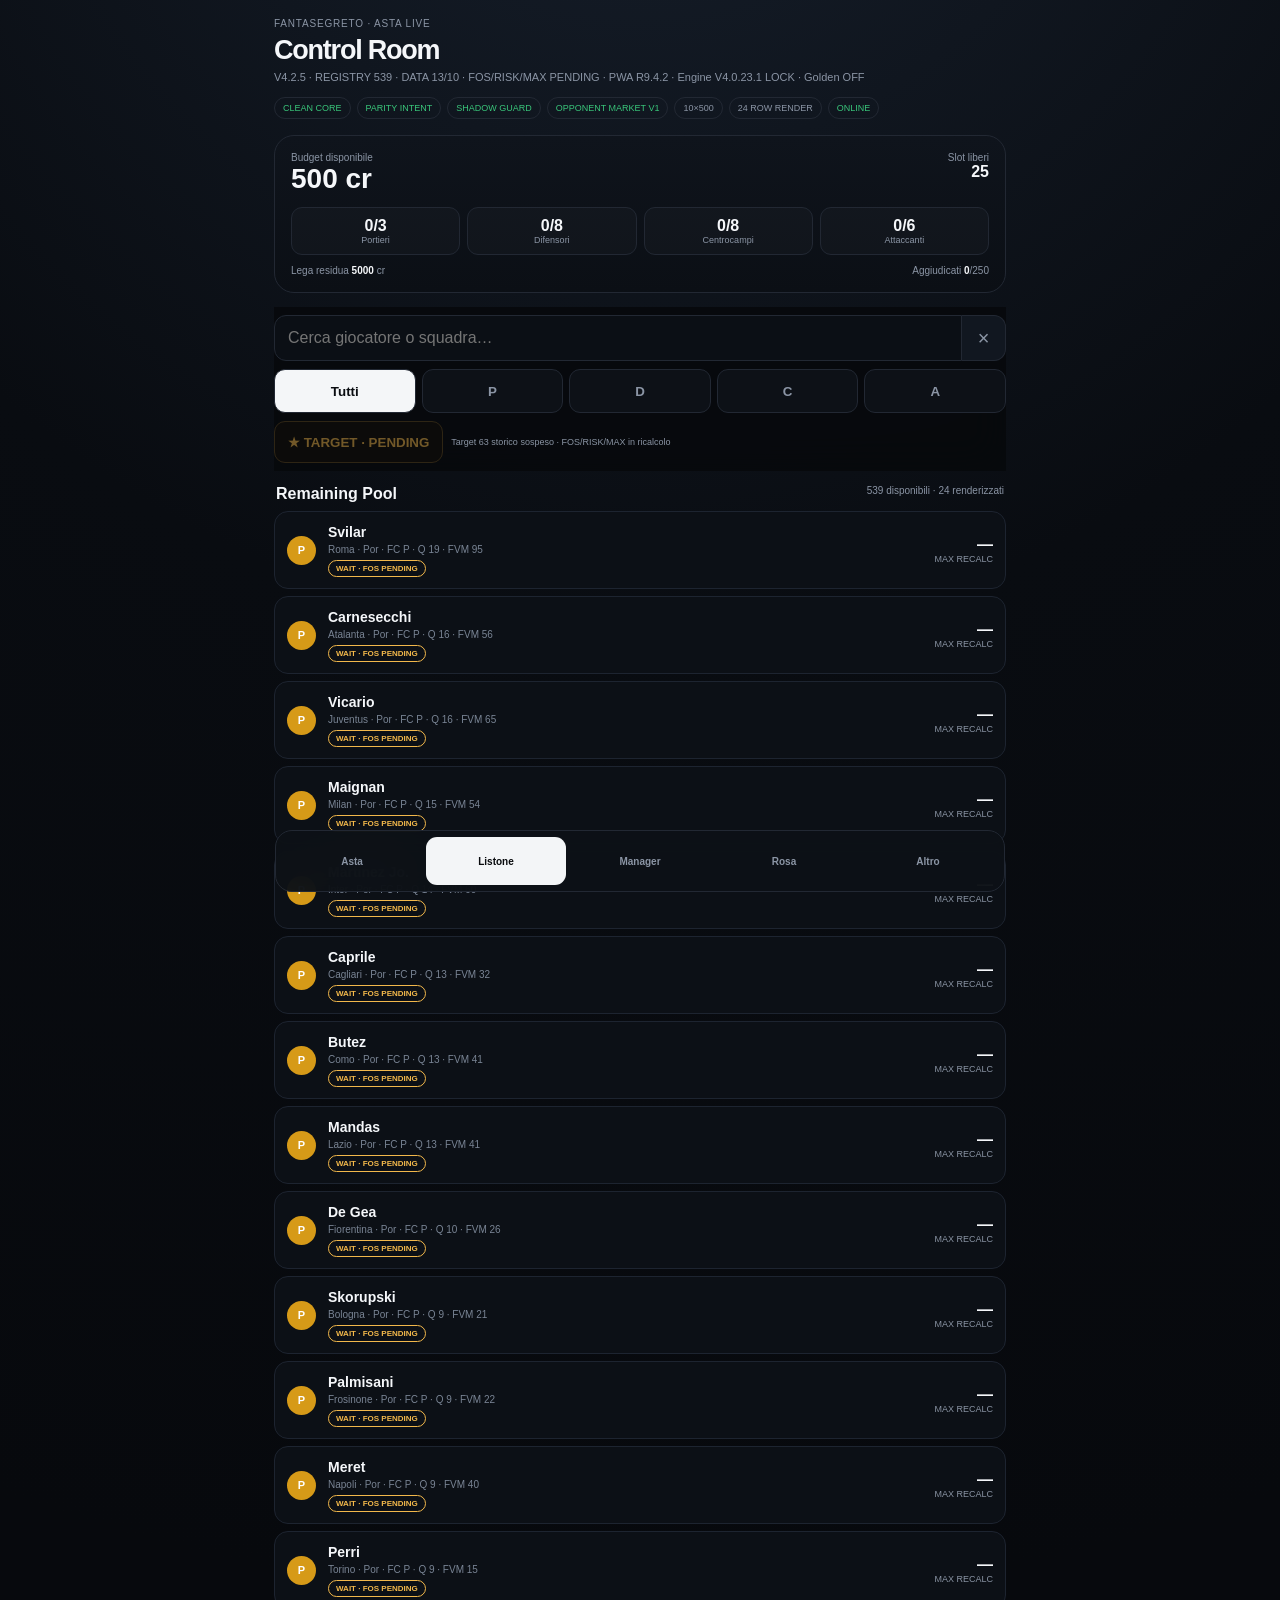
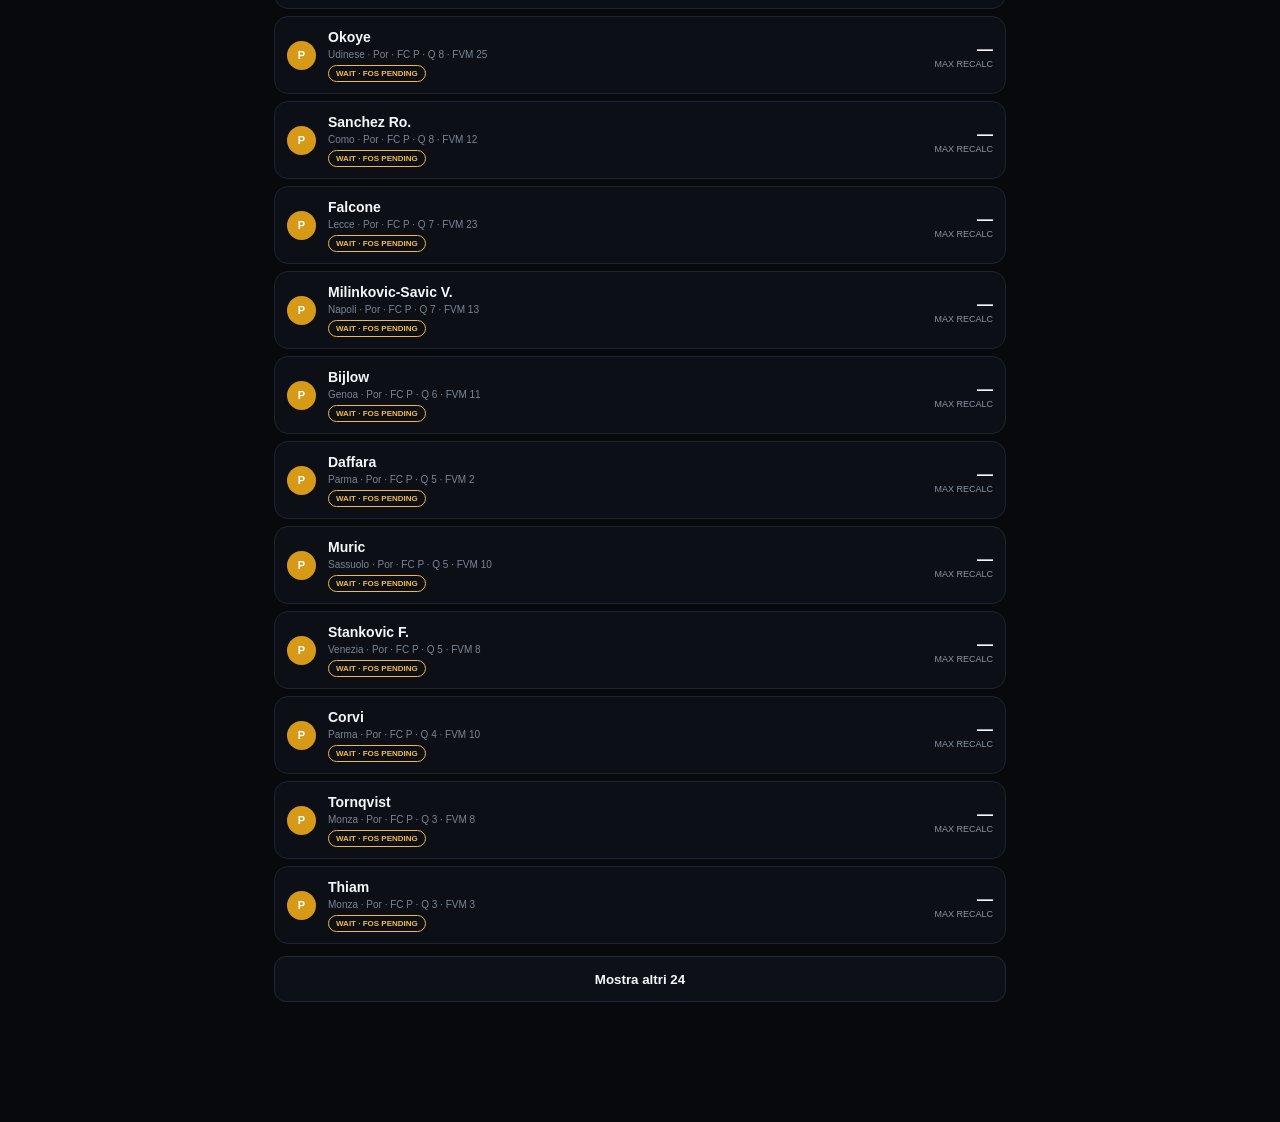
<file: index.html>
<!doctype html><html lang="it"><head><meta charset="utf-8"><meta name="viewport" content="width=device-width,initial-scale=1,viewport-fit=cover"><meta name="theme-color" content="#07090d"><meta name="apple-mobile-web-app-capable" content="yes"><meta name="apple-mobile-web-app-status-bar-style" content="black-translucent"><title>FantaSegreto V4.2.5 · Listone 13OTT · FOS/RISK/MAX PENDING</title><link rel="manifest" href="./manifest.webmanifest"><link rel="apple-touch-icon" href="./apple-touch-icon.png"><style id="fs-critical-ui">:root{--bg:#07090d;--panel:#0d1117;--panel2:#111720;--line:#222833;--text:#f5f7fa;--muted:#8b95a5;--gold:#f2b84b;--green:#39c67a;--red:#ff5d68}*{box-sizing:border-box}html,body{margin:0;max-width:100%;overflow-x:hidden}body{font-family:-apple-system,BlinkMacSystemFont,"SF Pro Text","Segoe UI",sans-serif;background:radial-gradient(circle at 50% -12%,#17202d 0,#090c11 31%,#07090d 62%);color:var(--text);padding:env(safe-area-inset-top) 0 calc(90px + env(safe-area-inset-bottom));font-variant-numeric:tabular-nums}.shell{max-width:760px;margin:auto;padding:18px 14px}.eyebrow{font-size:10px;color:var(--muted);letter-spacing:.08em}.header h1{margin:6px 0 4px;font-size:27px;letter-spacing:-.045em}.sub{color:var(--muted);font-size:11px;line-height:1.4}.meta{display:flex;gap:6px;overflow:auto;padding:12px 0 2px}.pill{white-space:nowrap;border:1px solid var(--line);border-radius:999px;padding:5px 8px;font-size:9px;color:var(--muted)}.pill.ok{color:var(--green)}.hero{margin-top:14px;border:1px solid var(--line);background:linear-gradient(180deg,#0f141c,#0b0f15);border-radius:20px;padding:16px}.hero-top{display:flex;justify-content:space-between}.budget b{font-size:28px}.budget small,.slot small{display:block;color:var(--muted);font-size:10px}.slot{text-align:right}.slots{display:grid;grid-template-columns:repeat(4,1fr);gap:7px;margin-top:12px}.slots div{background:#ffffff05;border:1px solid var(--line);border-radius:11px;padding:9px;text-align:center}.slots small{display:block;color:var(--muted);font-size:9px}.league-line{display:flex;justify-content:space-between;color:var(--muted);font-size:10px;margin-top:10px}.league-line b{color:var(--text)}.toolbar{position:sticky;top:0;z-index:20;margin-top:14px;padding:8px 0;background:#07090de8;backdrop-filter:blur(18px)}.search{display:grid;grid-template-columns:1fr 44px}.search input{min-height:46px;border:1px solid var(--line);border-radius:12px 0 0 12px;background:#0b0f15;color:var(--text);padding:0 13px;font-size:16px}.search button{border:1px solid var(--line);border-left:0;border-radius:0 12px 12px 0;background:var(--panel2);color:var(--muted);font-size:20px}.roles{display:grid;grid-template-columns:repeat(5,1fr);gap:6px;margin-top:8px}.roles button{min-height:44px;border:1px solid var(--line);border-radius:11px;background:var(--panel);color:var(--muted);font-weight:800}.roles button.on{background:#f4f6f8;color:#0a0d11}.list-head{display:flex;justify-content:space-between;margin:14px 2px 8px}.list-head span{color:var(--muted);font-size:10px}.list{display:grid;gap:7px}.row{border:1px solid #1d2430;background:#0c1016;border-radius:14px;padding:11px 12px;display:grid;grid-template-columns:31px minmax(0,1fr) auto;gap:10px;align-items:center;min-height:67px}.role{width:29px;height:29px;border-radius:999px;display:grid;place-items:center;color:white;font-weight:900;font-size:11px}.role.P{background:#d69a18}.role.D{background:#49b833}.role.C{background:#277de6}.role.A{background:#ee3859}.name b{font-size:14px}.name small,.roster-item small,.ledger-row small{display:block;color:#798494;font-size:10px;margin-top:3px}.nums{text-align:right}.nums small{display:block;color:var(--muted);font-size:9px}.decision{display:inline-block;margin-top:5px;border:1px solid currentColor;border-radius:999px;padding:3px 7px;font-size:8px;font-weight:900}.BUY{color:var(--green)}.WAIT,.ATTENDI{color:var(--gold)}.AVOID,.PASS{color:var(--red)}.more{width:100%;min-height:46px;margin:12px 0;border:1px solid var(--line);border-radius:12px;background:var(--panel);color:var(--text);font-weight:800}.bottom{position:fixed;left:50%;transform:translateX(-50%);bottom:calc(8px + env(safe-area-inset-bottom));z-index:300;width:min(730px,calc(100% - 18px));display:grid;grid-template-columns:repeat(5,1fr);gap:4px;padding:6px;border:1px solid var(--line);border-radius:17px;background:#0d1117f2;backdrop-filter:blur(20px)}.bottom button{min-height:48px;border:0;border-radius:11px;background:transparent;color:var(--muted);font-weight:800;font-size:10px}.bottom button.primary{background:#f3f5f7;color:#090b0e}.sheet{position:fixed;inset:0;z-index:500;display:none}.sheet.open{display:block}.shade{position:absolute;inset:0;background:#0009}.sheet-card{position:absolute;left:0;right:0;bottom:0;max-height:92vh;overflow:auto;background:#0b0f15;border:1px solid var(--line);border-radius:24px 24px 0 0;padding:10px 14px calc(20px + env(safe-area-inset-bottom))}.handle{width:38px;height:5px;border-radius:99px;background:#3b424d;margin:2px auto 12px}.sheet-head{display:grid;grid-template-columns:34px 1fr auto;gap:10px;align-items:center}.sheet-head h2{margin:0;font-size:24px}.sheet-head p{margin:3px 0 0;color:var(--muted);font-size:11px}.close,.panel-head button{width:44px;height:44px;border:1px solid var(--line);border-radius:12px;background:var(--panel);color:var(--text);font-size:20px}.metric-grid{display:grid;grid-template-columns:repeat(2,1fr);gap:7px;margin-top:12px}.metric,.instruction,.block,.purchase,.pressure{border:1px solid var(--line);background:var(--panel);border-radius:14px;padding:12px;margin-top:8px}.metric small{display:block;color:var(--muted);font-size:9px}.metric b{font-size:18px}.instruction{border-color:#4a3a1d}.instruction p,.block p{margin:6px 0 0;color:#b8c0cc;font-size:13px;line-height:1.45}.purchase input,.purchase select{width:100%;min-height:46px;margin-top:8px;border:1px solid var(--line);border-radius:11px;background:#080b10;color:var(--text);padding:0 12px;font-size:16px}.actions{display:grid;grid-template-columns:1fr 1fr;gap:8px;margin-top:8px}.actions button{min-height:52px;border:0;border-radius:12px;font-weight:900}.won{background:var(--green);color:#071b11}.lost{background:#e84f5b;color:white}.runtime{font-size:10px;color:var(--muted);margin-top:8px}.pressure-head{display:flex;justify-content:space-between}.pressure-head strong{color:var(--gold)}.pressure-sub{font-size:10px;color:var(--muted);margin:5px 0}.pressure-rival{display:flex;justify-content:space-between;border-top:1px solid var(--line);padding-top:7px;margin-top:7px}.pressure-rival small{display:block;color:var(--muted);font-size:9px}.panel{position:fixed;inset:0;z-index:400;background:var(--bg);display:none;overflow:auto;padding:calc(14px + env(safe-area-inset-top)) 12px calc(90px + env(safe-area-inset-bottom))}.panel.open{display:block}.panel-card{max-width:760px;margin:auto}.panel-head{display:flex;justify-content:space-between;align-items:center;position:sticky;top:0;background:#07090df2;padding:8px 0 12px;z-index:3}.panel-head b{font-size:20px}.panel-head small{display:block;color:var(--muted);font-size:10px;margin-top:3px}.manager-grid{display:grid;gap:8px}.manager-card{border:1px solid var(--line);border-radius:14px;background:var(--panel);padding:12px}.manager-card.me{border-color:#275c43}.manager-name-line{display:grid;grid-template-columns:1fr auto;gap:10px;align-items:center}.manager-name-line input{min-height:44px;border:1px solid var(--line);border-radius:10px;background:#080b10;color:var(--text);padding:0 10px;font-size:16px}.manager-slots{font-size:11px;margin-top:8px}.manager-foot{display:flex;justify-content:space-between;color:var(--muted);font-size:9px;margin-top:6px}.roster-item{display:grid;grid-template-columns:32px 1fr auto;gap:10px;align-items:center;border:1px solid var(--line);background:var(--panel);border-radius:12px;padding:9px;margin-bottom:6px}.panel h2{font-size:14px;color:var(--gold);margin:20px 0 8px}.tool-grid{display:grid;grid-template-columns:repeat(4,1fr);gap:7px}.tool-grid button,.tool-grid label{min-height:46px;border:1px solid var(--line);border-radius:11px;background:var(--panel);color:var(--text);display:grid;place-items:center;font-weight:800;font-size:11px}.plan-role h3{font-size:13px}.plan-slot{display:grid;grid-template-columns:34px 1fr auto;gap:8px;border:1px solid var(--line);border-radius:12px;background:var(--panel);padding:9px;margin-bottom:6px}.plan-slot.done{border-color:#275c43}.plan-slot span{font-size:11px}.plan-slot small{color:var(--muted);font-size:9px}.plan-slot em{color:var(--gold);font-style:normal}.ledger-row,.audit-row{display:flex;justify-content:space-between;gap:10px;border-bottom:1px solid var(--line);padding:10px 2px;font-size:11px}.audit-row small{display:block;color:var(--muted);font-size:9px}.audit-row .pass{color:var(--green)}.audit-row .fail{color:var(--red)}.audit-summary{display:flex;justify-content:space-between;border:1px solid var(--line);border-radius:12px;padding:12px}.audit-summary.good b{color:var(--green)}.audit-summary.bad b{color:var(--red)}.empty{padding:24px;text-align:center;color:var(--muted);font-size:12px}.empty.compact{padding:10px}.boot-guard{position:fixed;inset:0;z-index:999;display:grid;place-items:center;padding:20px;background:#07090df7}.boot-guard.done{opacity:0;pointer-events:none}.boot-card{width:min(460px,100%);border:1px solid var(--line);border-radius:18px;background:var(--panel);padding:18px}.boot-card p{color:var(--muted);font-size:13px}.boot-guard.fail .boot-card{border-color:#5b3035}@media(max-width:430px){.tool-grid{grid-template-columns:repeat(2,1fr)}.bottom button{font-size:9px}.metric-grid{grid-template-columns:repeat(2,1fr)}}@media(prefers-reduced-motion:reduce){*{scroll-behavior:auto!important;transition:none!important;animation:none!important}}
button:disabled{opacity:.46;cursor:not-allowed}</style><link rel="stylesheet" href="./styles.css"></head><body>
<main class="shell"><header class="header"><div class="eyebrow">FANTASEGRETO · ASTA LIVE</div><h1>Control Room</h1><div class="sub">V4.2.5 · REGISTRY 539 · DATA 13/10 · FOS/RISK/MAX PENDING · PWA R9.4.2 · Engine V4.0.23.1 LOCK · Golden OFF</div><div class="meta"><span class="pill ok">CLEAN CORE</span><span class="pill ok">PARITY INTENT</span><span class="pill ok">SHADOW GUARD</span><span class="pill ok">OPPONENT MARKET V1</span><span class="pill">10×500</span><span class="pill">24 ROW RENDER</span><span class="pill" id="pwa-status">PWA CHECK</span></div></header>
<section class="hero"><div class="hero-top"><div class="budget"><small>Budget disponibile</small><b><span id="budget">500</span> cr</b></div><div class="slot"><small>Slot liberi</small><b id="slots-total">25</b></div></div><div class="slots"><div><b id="slot-P">0/3</b><small>Portieri</small></div><div><b id="slot-D">0/8</b><small>Difensori</small></div><div><b id="slot-C">0/8</b><small>Centrocampi</small></div><div><b id="slot-A">0/6</b><small>Attaccanti</small></div></div><div class="league-line"><span>Lega residua <b id="league-budget">5000</b> cr</span><span>Aggiudicati <b id="league-sold">0</b>/250</span></div></section>
<section class="toolbar"><div class="search"><input id="q" type="search" autocomplete="off" placeholder="Cerca giocatore o squadra…"><button id="clear">×</button></div><div class="roles"><button class="on" data-role="ALL">Tutti</button><button data-role="P">P</button><button data-role="D">D</button><button data-role="C">C</button><button data-role="A">A</button></div><div class="targetbar"><button id="target63" disabled aria-disabled="true" title="Shortlist storica non certificata">★ TARGET · PENDING</button><small>Target 63 storico sospeso · FOS/RISK/MAX in ricalcolo</small></div></section><div class="list-head"><b>Remaining Pool</b><span id="count">caricamento…</span></div><section id="list" class="list"></section><button id="more" class="more">Mostra altri 24</button></main>
<nav class="bottom"><button id="nav-auction">Asta</button><button id="nav-list" class="primary">Listone</button><button id="nav-managers">Manager</button><button id="nav-roster">Rosa</button><button id="nav-more">Altro</button></nav>
<section id="sheet" class="sheet"><div id="shade" class="shade"></div><div class="sheet-card"><div class="handle"></div><div class="sheet-head"><span id="s-role" class="role D">D</span><div><h2 id="s-name">—</h2><p id="s-sub">—</p></div><button id="close" class="close">×</button></div><div id="metrics" class="metric-grid"></div><div id="pressure" class="pressure"></div><div id="instruction" class="instruction"></div><div id="blocks"></div><div class="purchase"><b>REGISTRA ASTA</b><input id="price" inputmode="numeric" type="number" min="1" max="500" placeholder="Prezzo"><select id="owner"></select><div class="actions"><button class="won" data-act="WON">VINTO IO</button><button class="lost" data-act="LOST">PERSO</button></div><div id="runtime" class="runtime"></div></div></div></section>
<section id="panel-managers" class="panel"><div class="panel-card"><div class="panel-head"><div><b>10 MANAGER</b><small>500 crediti ciascuno · nomi modificabili</small></div><button data-panel-close>×</button></div><div id="manager-content"></div></div></section>
<section id="panel-roster" class="panel"><div class="panel-card"><div class="panel-head"><div><b>LA MIA ROSA</b><small>3P · 8D · 8C · 6A</small></div><button data-panel-close>×</button></div><div id="roster-content"></div></div></section>
<section id="panel-more" class="panel"><div class="panel-card"><div class="panel-head"><div><b>CONTROL & RECOVERY</b><small>Piano 25 · Undo/Redo · Backup · Ledger · Audit</small></div><button data-panel-close>×</button></div><div class="tool-grid"><button id="undo">↶ Undo</button><button id="redo">↷ Redo</button><button id="backup-save">↓ Backup</button><label for="backup-file">↑ Restore</label><input id="backup-file" type="file" accept="application/json" hidden></div><h2>Piano 25 + Pivot</h2><div id="piano25-content"></div><h2>Transaction Ledger</h2><div id="ledger-content"></div><h2>Regression / Audit Gate</h2><div id="audit-content"></div></div></section>
<div id="boot-guard" class="boot-guard"><div class="boot-card"><b id="boot-title">Avvio FantaSegreto…</b><p id="boot-msg">Registry → State Manager → Engine → moduli.</p></div></div>
<script>(()=>{const g=document.getElementById('boot-guard'),t=document.getElementById('boot-title'),m=document.getElementById('boot-msg'),ps=document.getElementById('pwa-status');const fail=(a,b)=>{t.textContent=a;m.textContent=b;g.classList.add('fail')};if(location.protocol==='file:'){fail('Anteprima locale protetta','La grafica è caricata correttamente. Per avviare Listone, Manager, VINTO/PERSO e recovery apri la build pubblicata su GitHub Pages via HTTPS.');return}const ls=s=>new Promise((r,j)=>{const x=document.createElement('script');x.src=s+'?v=42123';x.onload=r;x.onerror=()=>j(Error('Impossibile caricare '+s));document.body.appendChild(x)});window.addEventListener('fs:boot-error',e=>fail('BOOT ERROR',e.detail?.message||'Errore runtime'));window.addEventListener('fs:registry-ready',async()=>{try{await ls('./state-manager.js');await ls('./engine.js');await ls('./opponent-market-v1.js');await ls('./opponents.js');await ls('./piano25.js');await ls('./backup.js');await ls('./audit.js');document.getElementById('undo').onclick=()=>window.FS_STATE.undo();document.getElementById('redo').onclick=()=>window.FS_STATE.redo();window.dispatchEvent(new CustomEvent('fs:engine-ready'))}catch(e){fail('BOOT ERROR',e.message)}},{once:true});window.addEventListener('fs:ready',()=>{g.classList.add('done');setTimeout(()=>g.remove(),200)},{once:true});ls('./app.js').catch(e=>fail('BOOT ERROR',e.message));function net(){ps.textContent=navigator.onLine?'ONLINE':'OFFLINE';ps.className='pill '+(navigator.onLine?'ok':'warn')}window.addEventListener('online',net);window.addEventListener('offline',net);net();if('serviceWorker'in navigator)window.addEventListener('load',async()=>{try{const reg=await navigator.serviceWorker.register('./sw.js?v=42513r2');await navigator.serviceWorker.ready;ps.textContent=navigator.onLine?'CACHE READY':'OFFLINE READY';ps.className='pill ok';reg.addEventListener('updatefound',()=>{ps.textContent='UPDATE';ps.className='pill warn'})}catch(e){ps.textContent='PWA WARN';ps.className='pill warn'}},{once:true});setTimeout(()=>{if(document.body.dataset.ready!=='1'&&!g.classList.contains('fail'))fail('BOOT TIMEOUT','Controlla che tutti i file siano nella root del repository GitHub Pages.')},15000)})();</script></body></html>
</file>
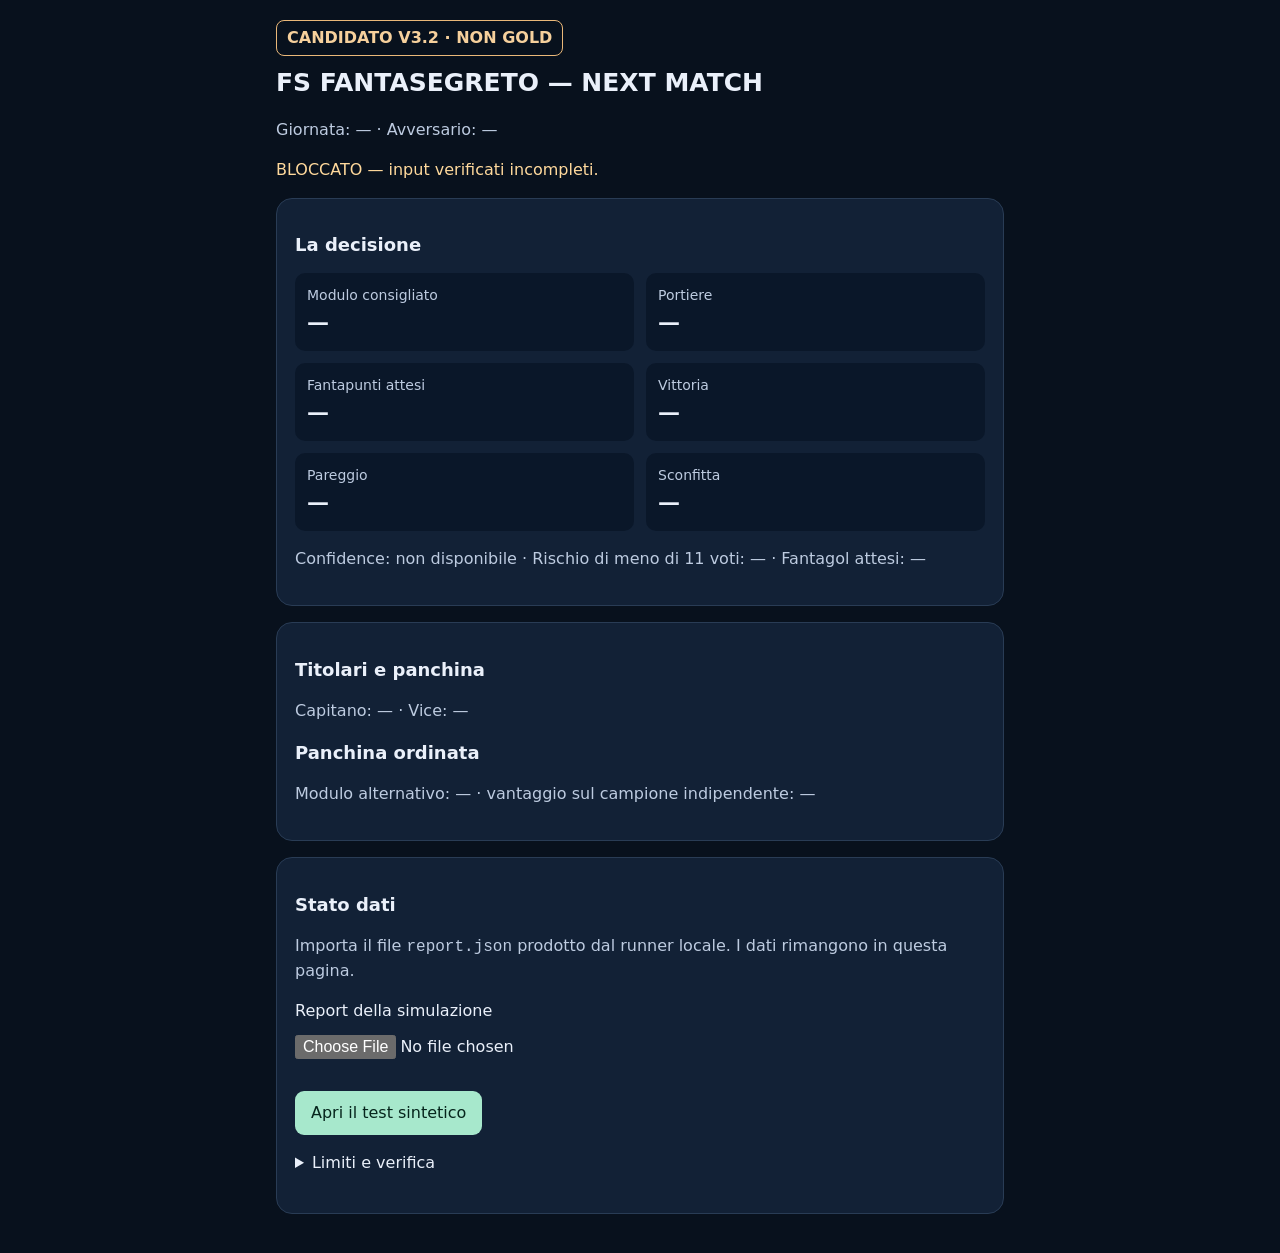
<file: experimental/match-win-v3_2/index.html>
<!doctype html><html lang="it"><meta charset="utf-8"><meta name="viewport" content="width=device-width,initial-scale=1,viewport-fit=cover"><title>FS Next Match · Candidato V3.2</title>
<style>
:root{color-scheme:dark;font:16px/1.5 system-ui;background:#08111d;color:#eaf0fa}*{box-sizing:border-box}body{margin:0;padding:20px max(16px,env(safe-area-inset-right)) 40px;max-width:760px;margin:auto}h1{font-size:25px;margin:8px 0}h2{font-size:18px}p{color:#bdcbe0}.tag{display:inline-block;border:1px solid #eab879;color:#f6d09c;border-radius:8px;padding:5px 10px;font-weight:700}section{background:#122136;border:1px solid #293c55;border-radius:16px;padding:18px;margin-top:16px}.grid{display:grid;grid-template-columns:repeat(2,minmax(0,1fr));gap:12px}.cell{padding:12px;background:#0a1729;border-radius:10px;overflow-wrap:anywhere}.cell span{display:block;color:#bdcbe0;font-size:14px}.cell strong{font-size:22px}button,input{font:inherit;min-height:44px;max-width:100%}button{background:#a7e8cc;color:#06251c;border:0;border-radius:9px;padding:10px 16px;cursor:pointer}button:focus-visible,input:focus-visible{outline:3px solid #ffe497;outline-offset:3px}input{display:block;margin:12px 0}ul,ol{padding-left:22px}li{overflow-wrap:anywhere}#warning{color:#ffd99c}#errors{color:#ffd1c8}details{margin-top:16px}summary{min-height:44px;cursor:pointer}@media(max-width:360px){.grid{grid-template-columns:1fr}}@media(prefers-reduced-motion:reduce){*{scroll-behavior:auto}}
</style>
<header><span class="tag">CANDIDATO V3.2 · NON GOLD</span><h1>FS FANTASEGRETO — NEXT MATCH</h1><p id="context">Giornata: — · Avversario: —</p><p id="warning" role="status">Previsione reale non disponibile: caricare un report con gli input verificati.</p></header>
<section aria-labelledby="decision"><h2 id="decision">La decisione</h2><div class="grid" id="metrics"></div><p id="extra">Confidence: non calibrata. Rischio SV: —</p></section>
<section><h2>Titolari e panchina</h2><p id="captains">Capitano: — · Vice: —</p><ol id="xi"></ol><h2>Panchina ordinata</h2><ol id="bench"></ol><p id="formation-alt">Modulo alternativo: —</p></section>
<section><h2>Stato dati</h2><p>Importa il file <code>report.json</code> prodotto dal runner locale. I dati rimangono in questa pagina.</p><label for="report">Report della simulazione</label><input id="report" type="file" accept="application/json"><button id="demo">Apri il test sintetico</button><ul id="errors"></ul><details><summary>Limiti e verifica</summary><p>Le probabilità del test sintetico verificano il funzionamento del codice. Non descrivono Mall &amp; Dealer o AC DENTI. Le fasce di modificatore e capitano dell’esempio sono inventate per il test.</p><p>Il candidato non modifica l’asta o la dashboard di produzione. L’accettazione su iPhone fisico resta aperta.</p></details></section>
<script>
'use strict';
const $=id=>document.getElementById(id),pct=x=>Number.isFinite(x)?(100*x).toFixed(1)+'%':'—';
function list(id,items){$(id).replaceChildren(...items.map(x=>{const li=document.createElement('li');li.textContent=x;return li;}));}
function render(r){
 const x=r.results?.[r.recommended_index??0],synthetic=r.status==='SYNTHETIC_TEST_ONLY';
 $('warning').textContent=synthetic?'TEST SINTETICO — valori dimostrativi, nessuna previsione reale.':x?'Previsione sperimentale non calibrata.':'BLOCCATO — input verificati incompleti.';
 const row=[['Modulo consigliato',x?.formation??'—'],['Portiere',x?.lineup?.starters?.[0]??'—'],['Fantapunti attesi',Number.isFinite(x?.points?.mean)?x.points.mean.toFixed(2):'—'],['Vittoria',pct(x?.win)],['Pareggio',pct(x?.draw)],['Sconfitta',pct(x?.loss)]];
 $('metrics').replaceChildren(...row.map(([k,v])=>{const d=document.createElement('div');d.className='cell';const s=document.createElement('span'),b=document.createElement('strong');s.textContent=k;b.textContent=v;d.append(s,b);return d;}));
 $('context').textContent=synthetic?'Giornata TEST · Avversario TEST':r.context?`Giornata ${r.context.round} · Avversario ${r.context.opponent}`:'Giornata: — · Avversario: —';
 const names=r.context?.players||{},label=id=>names[id]?.name??id;
 $('captains').textContent=`Capitano: ${label(x?.lineup?.captain)??'—'} · Vice: ${label(x?.lineup?.vice)??'—'}`;
 list('xi',(x?.lineup?.starters||[]).map(id=>`${label(id)} · P(voto) ${pct(r.availability?.[id]?.vote)}${names[id]?.fixture?' · '+names[id].fixture:''}`));list('bench',(x?.lineup?.bench||[]).map(label));
 $('extra').textContent=`Confidence: ${r.confidence??'non disponibile'} · Rischio di meno di 11 voti: ${pct(x?.incomplete_probability)} · Fantagol attesi: ${Number.isFinite(x?.expected_fantagoals)?x.expected_fantagoals.toFixed(2):'—'}`;
 const alt=r.results?.[r.alternative_index];$('formation-alt').textContent=`Modulo alternativo: ${alt?.formation??'—'} · vantaggio sul campione indipendente: ${r.advantage?(-100*r.advantage.win_difference).toFixed(2)+' punti percentuali':'—'}`;
 list('errors',[...(r.errors||[]),...(r.warnings||[]),...Object.entries(r.source_health||{}).map(([id,s])=>`${id}: confidence fonte ${pct(s.confidence)}, età ${s.age_hours.toFixed(1)} ore${s.needs_refresh?' — DA AGGIORNARE':''}`)]);
}
render({});$('report').addEventListener('change',async e=>{try{render(JSON.parse(await e.target.files[0].text()));}catch(err){list('errors',['Report non valido: '+err.message]);}});
let busy=false;$('demo').addEventListener('click',async()=>{if(busy)return;busy=true;try{const r=await fetch('./runs/synthetic/report.json');if(!r.ok)throw Error('Test sintetico non disponibile');render(await r.json());}catch(e){list('errors',[e.message]);}finally{busy=false;}});
</script></html>
</file>
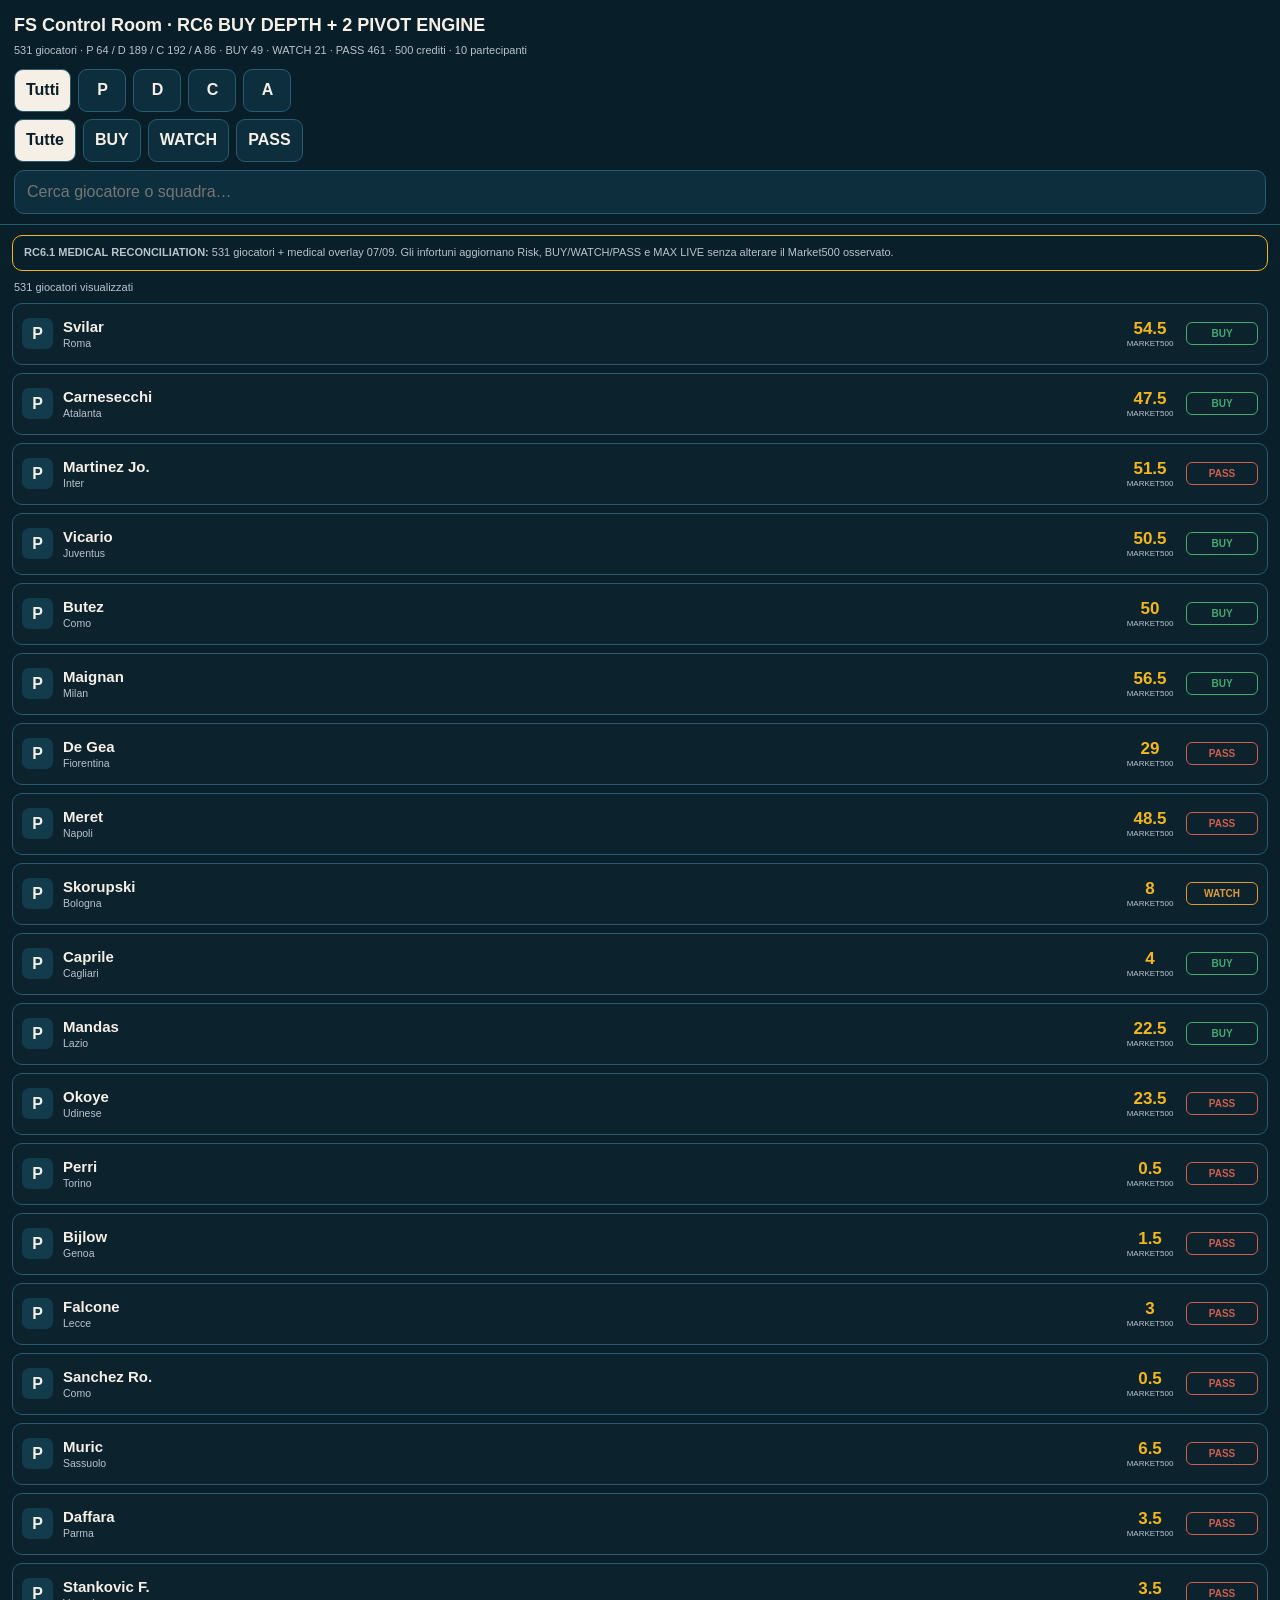
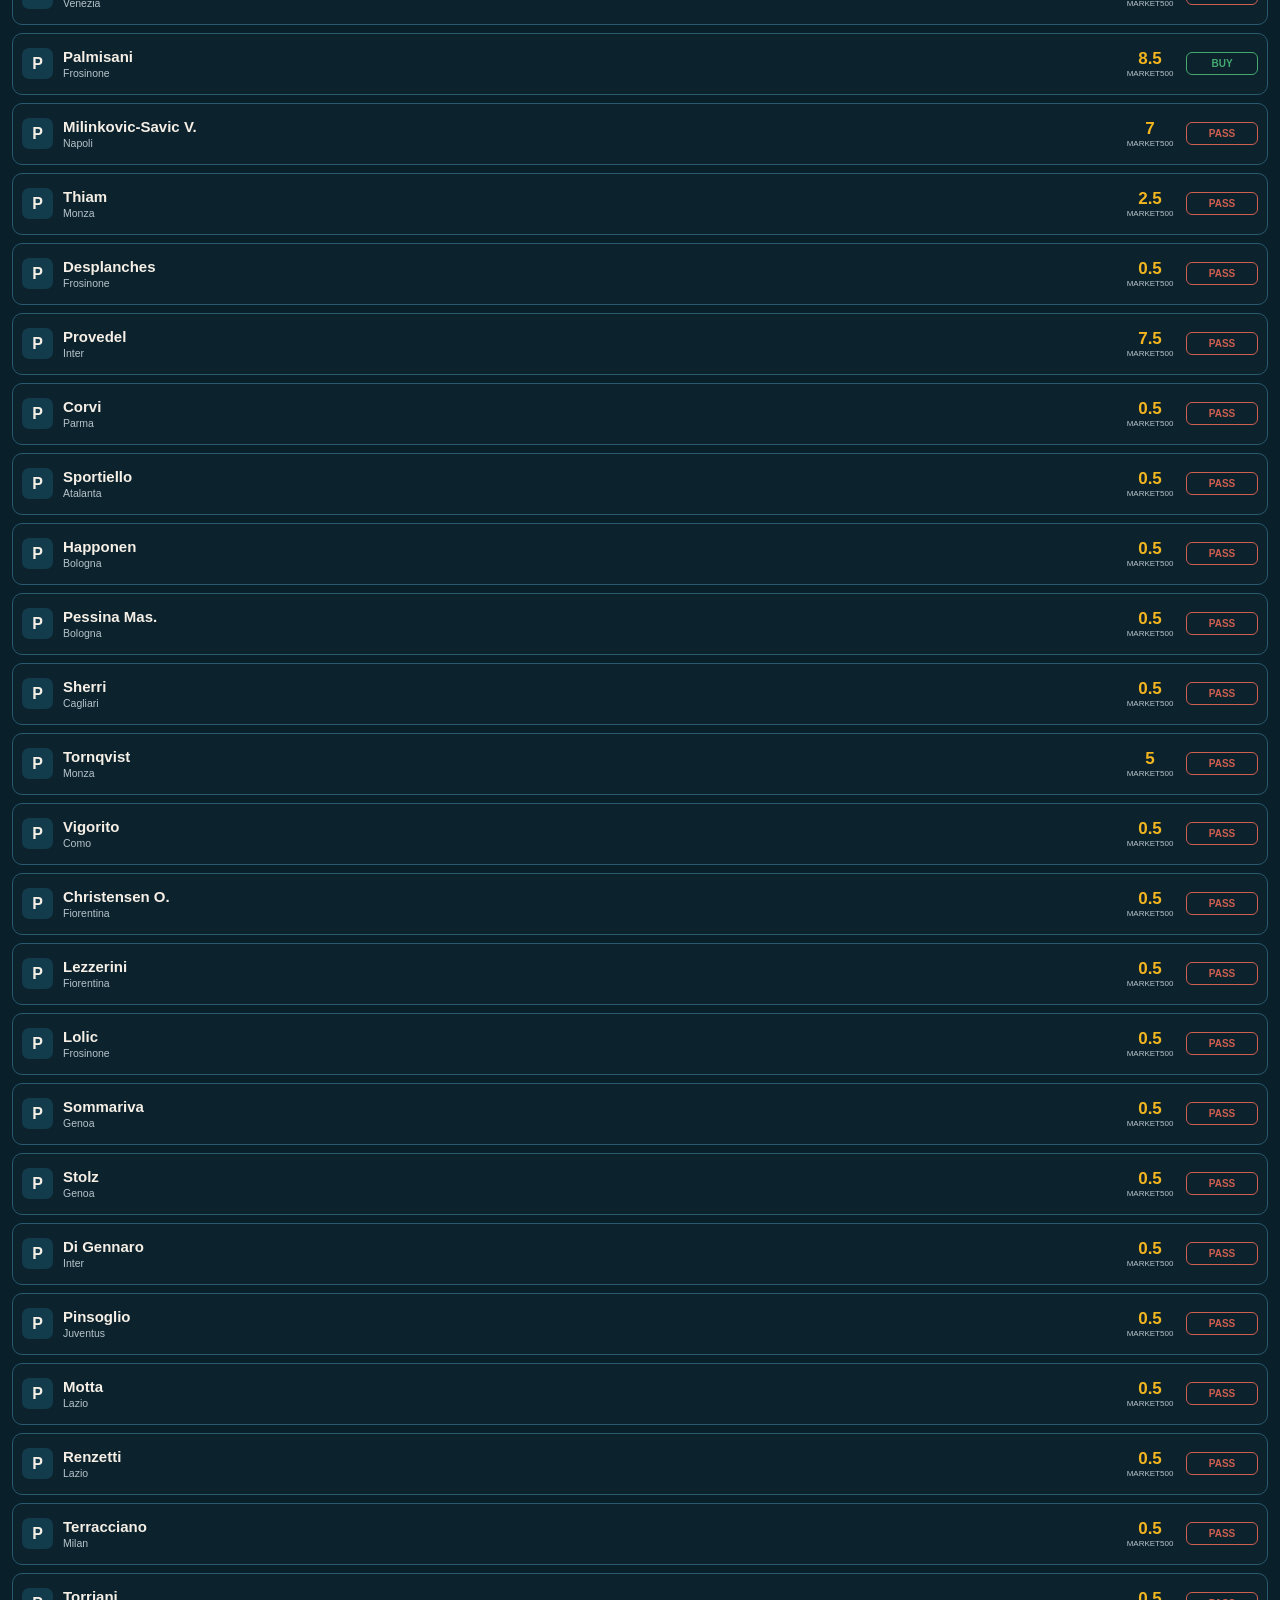
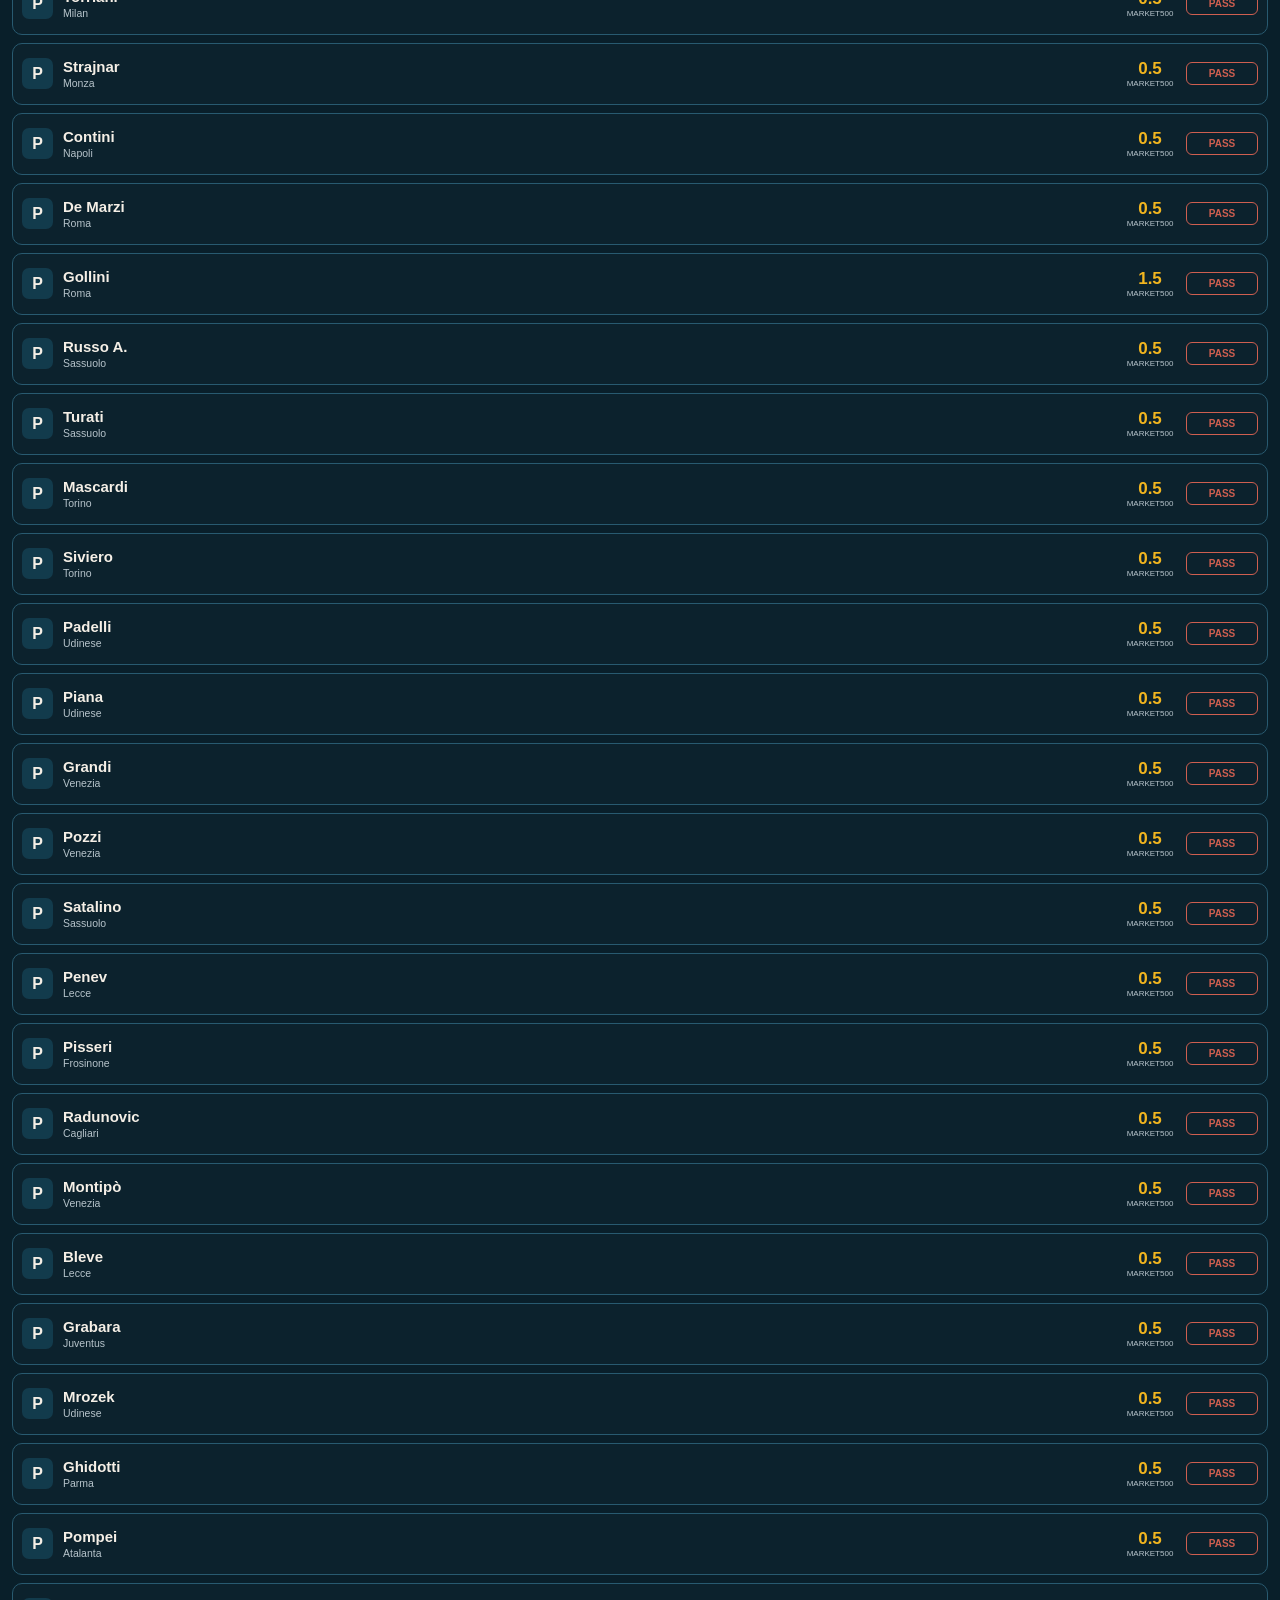
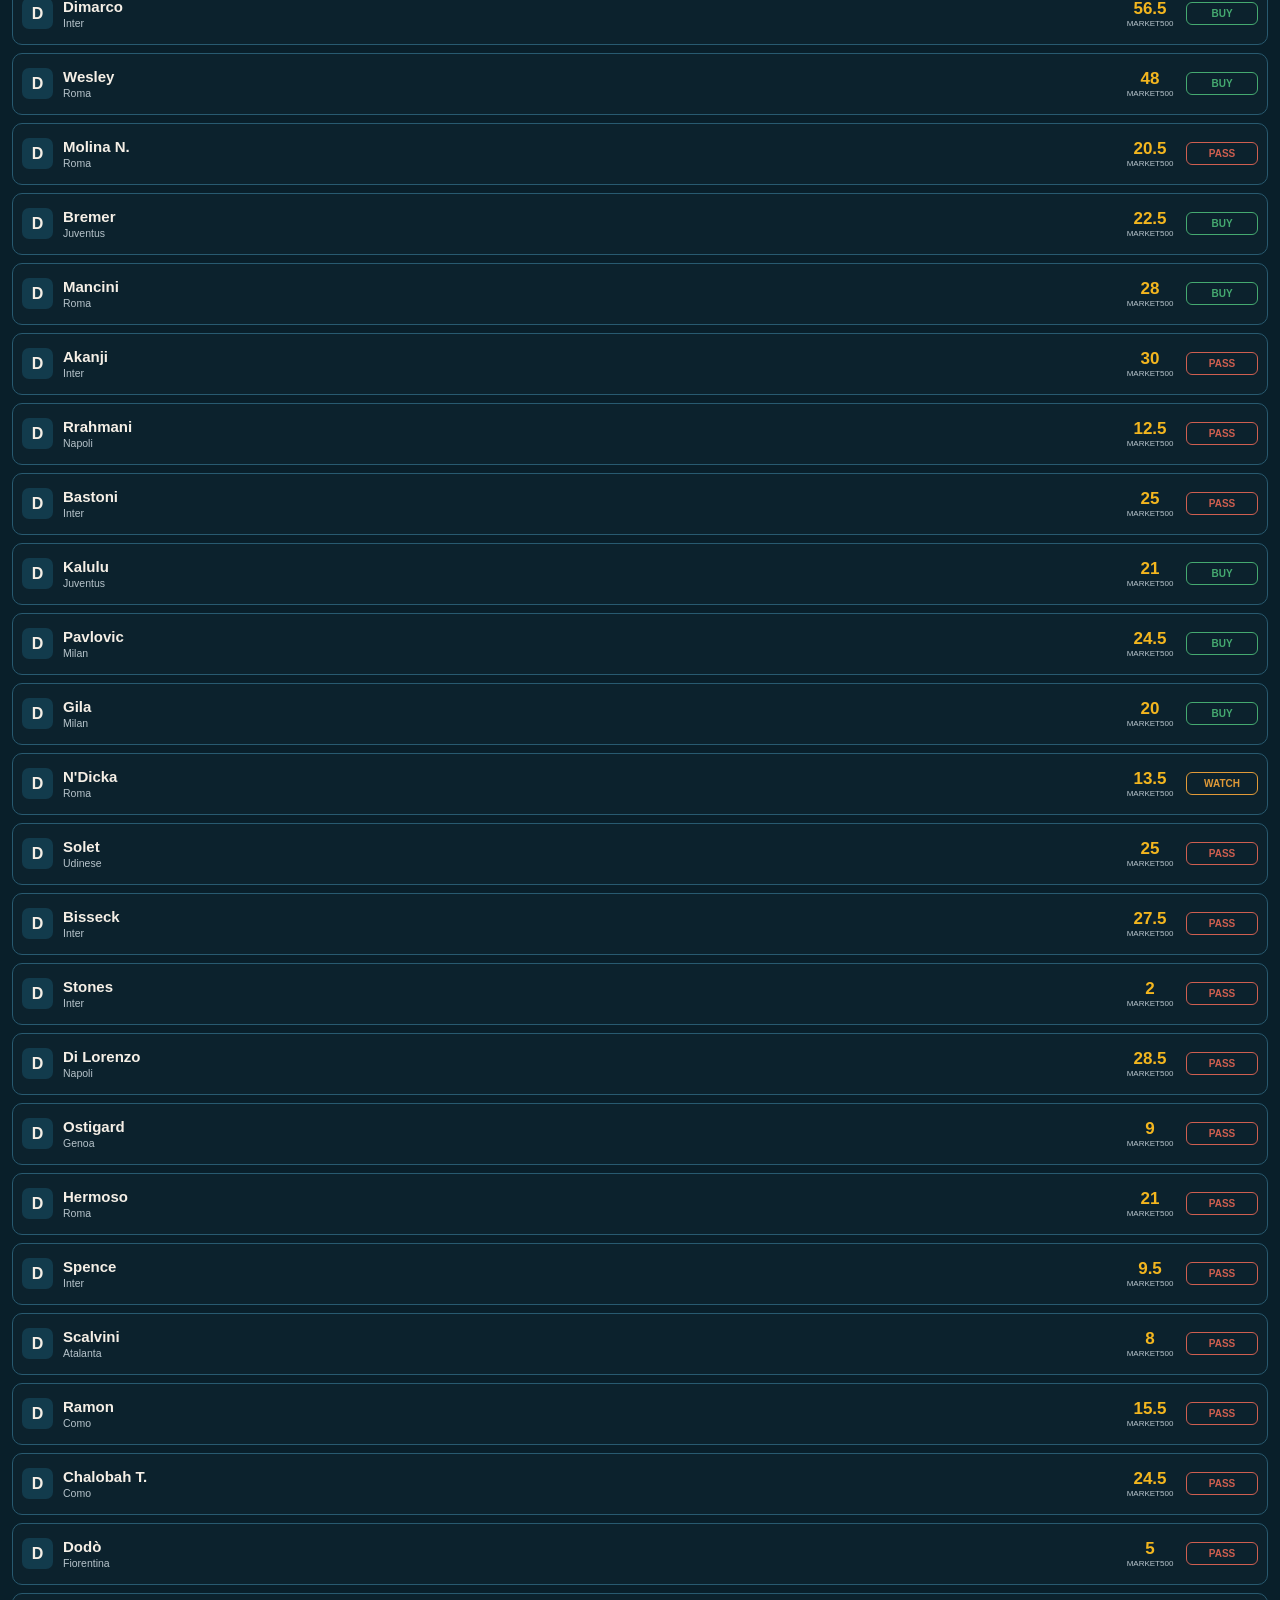
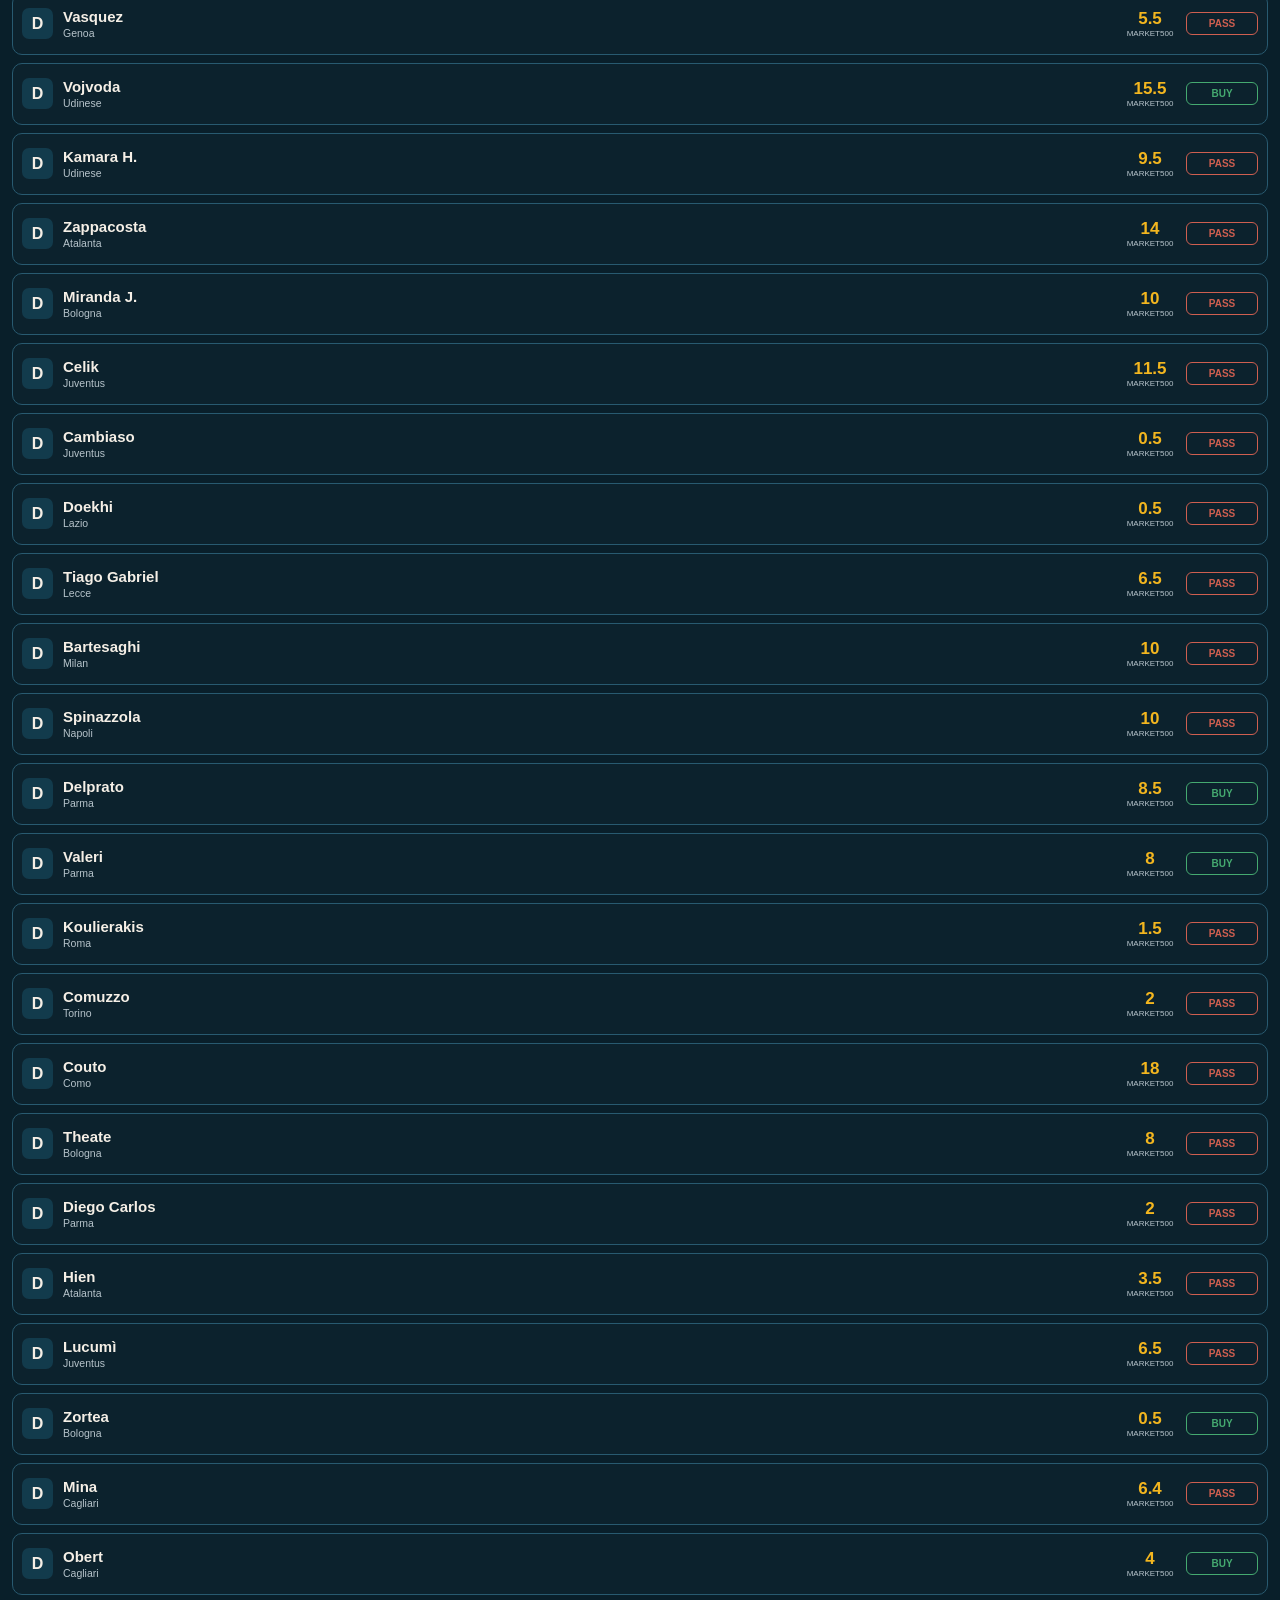
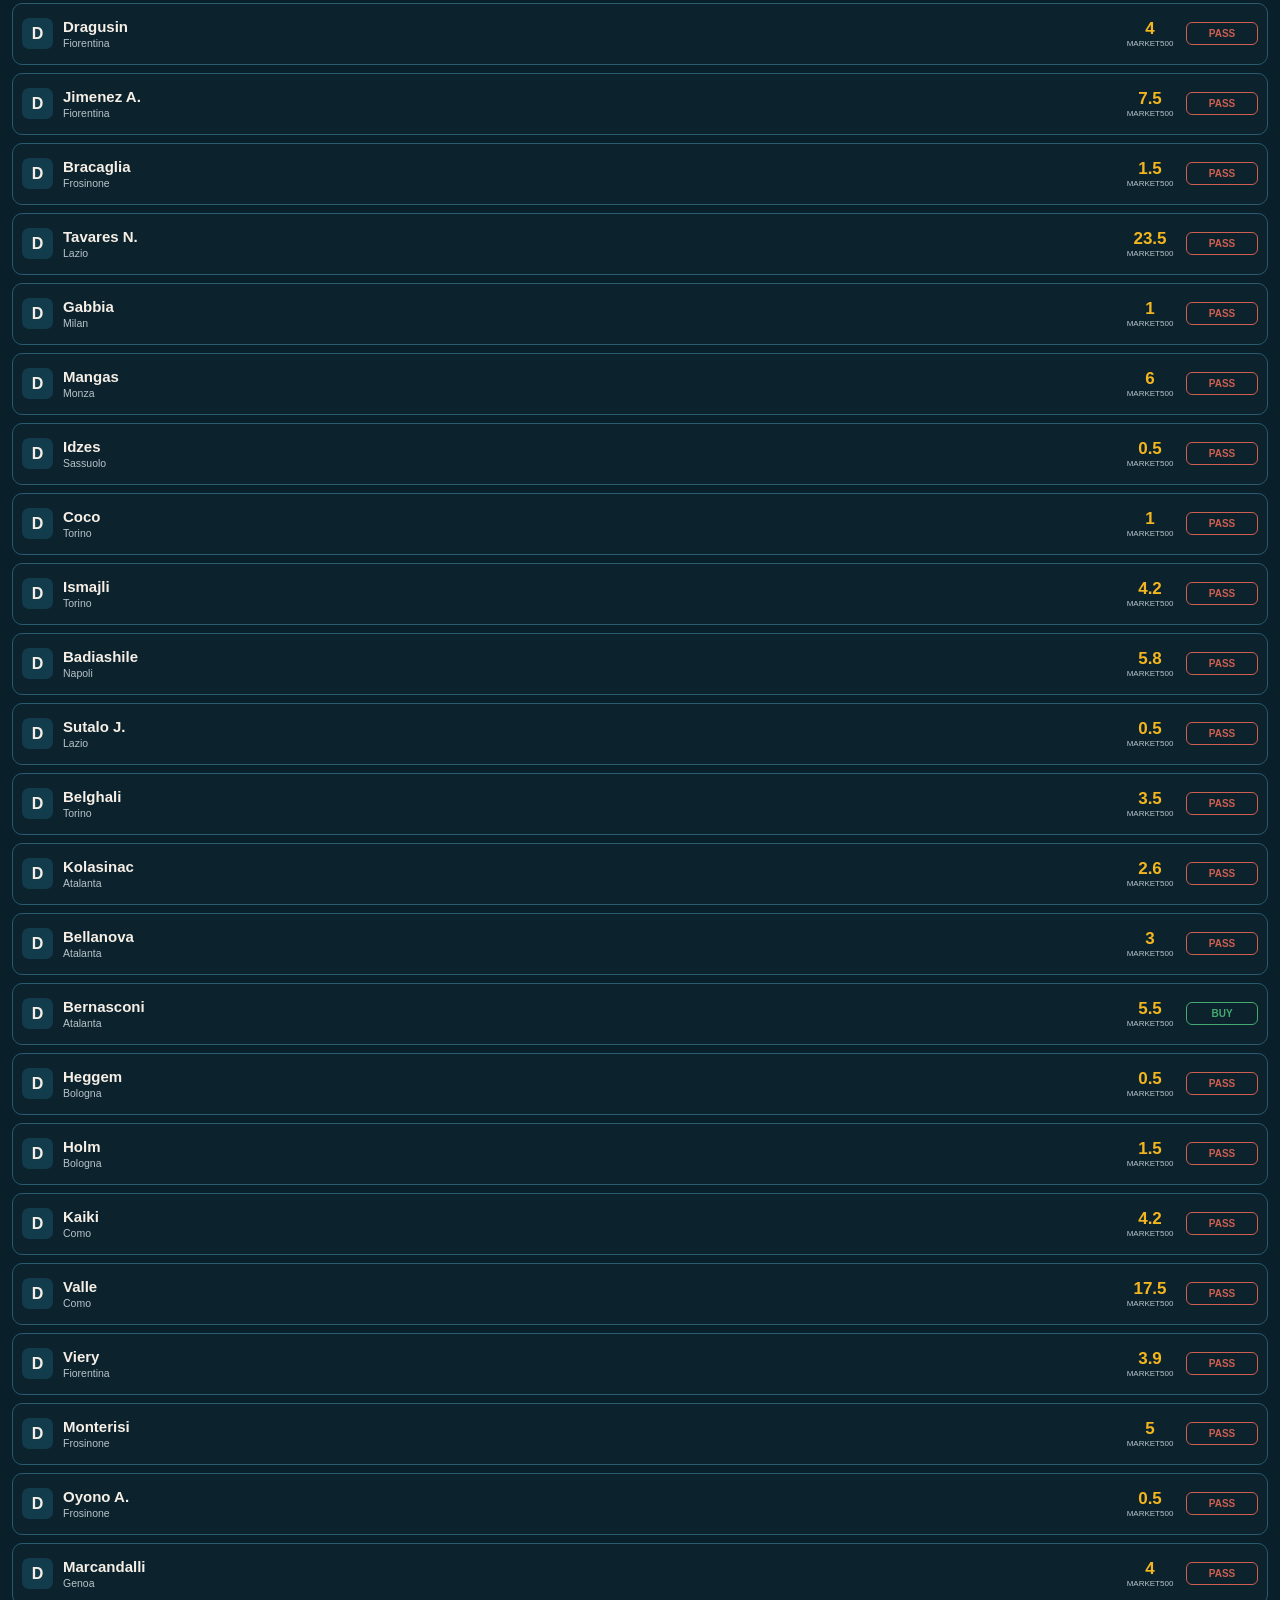
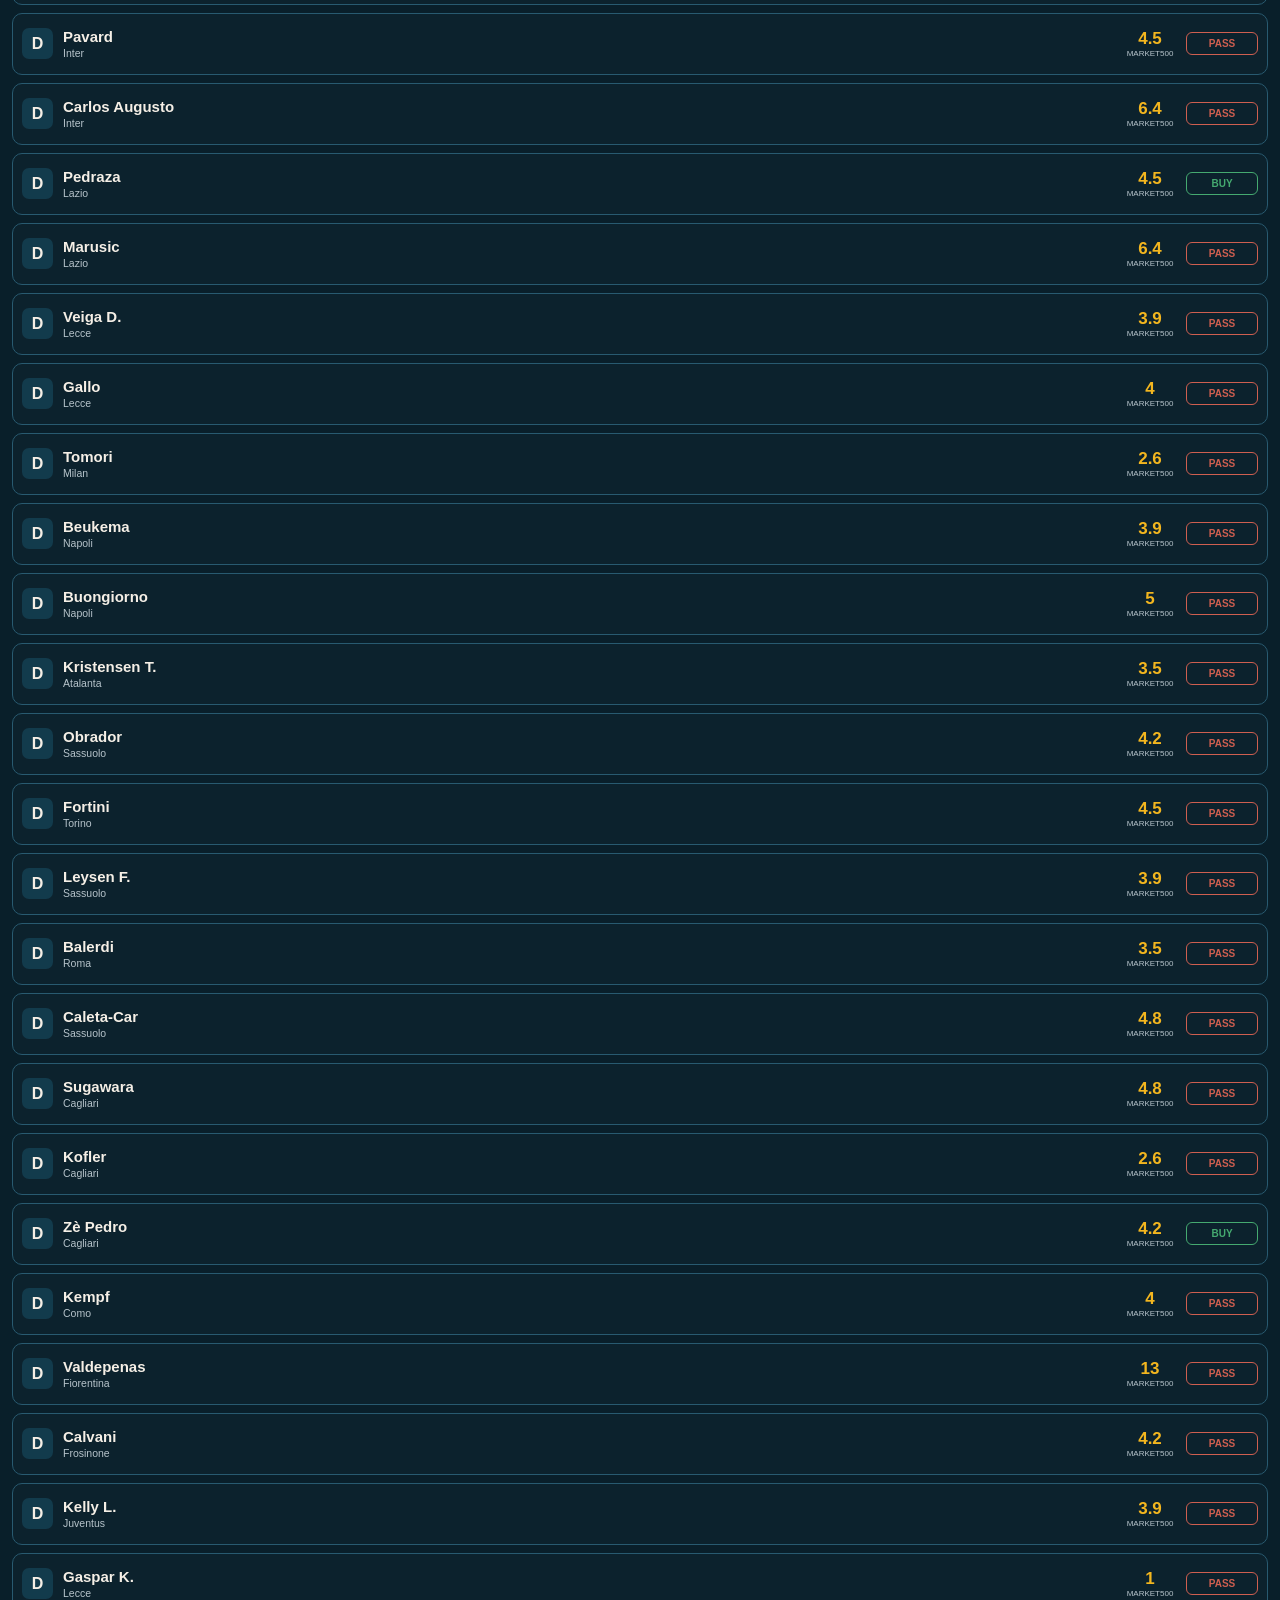
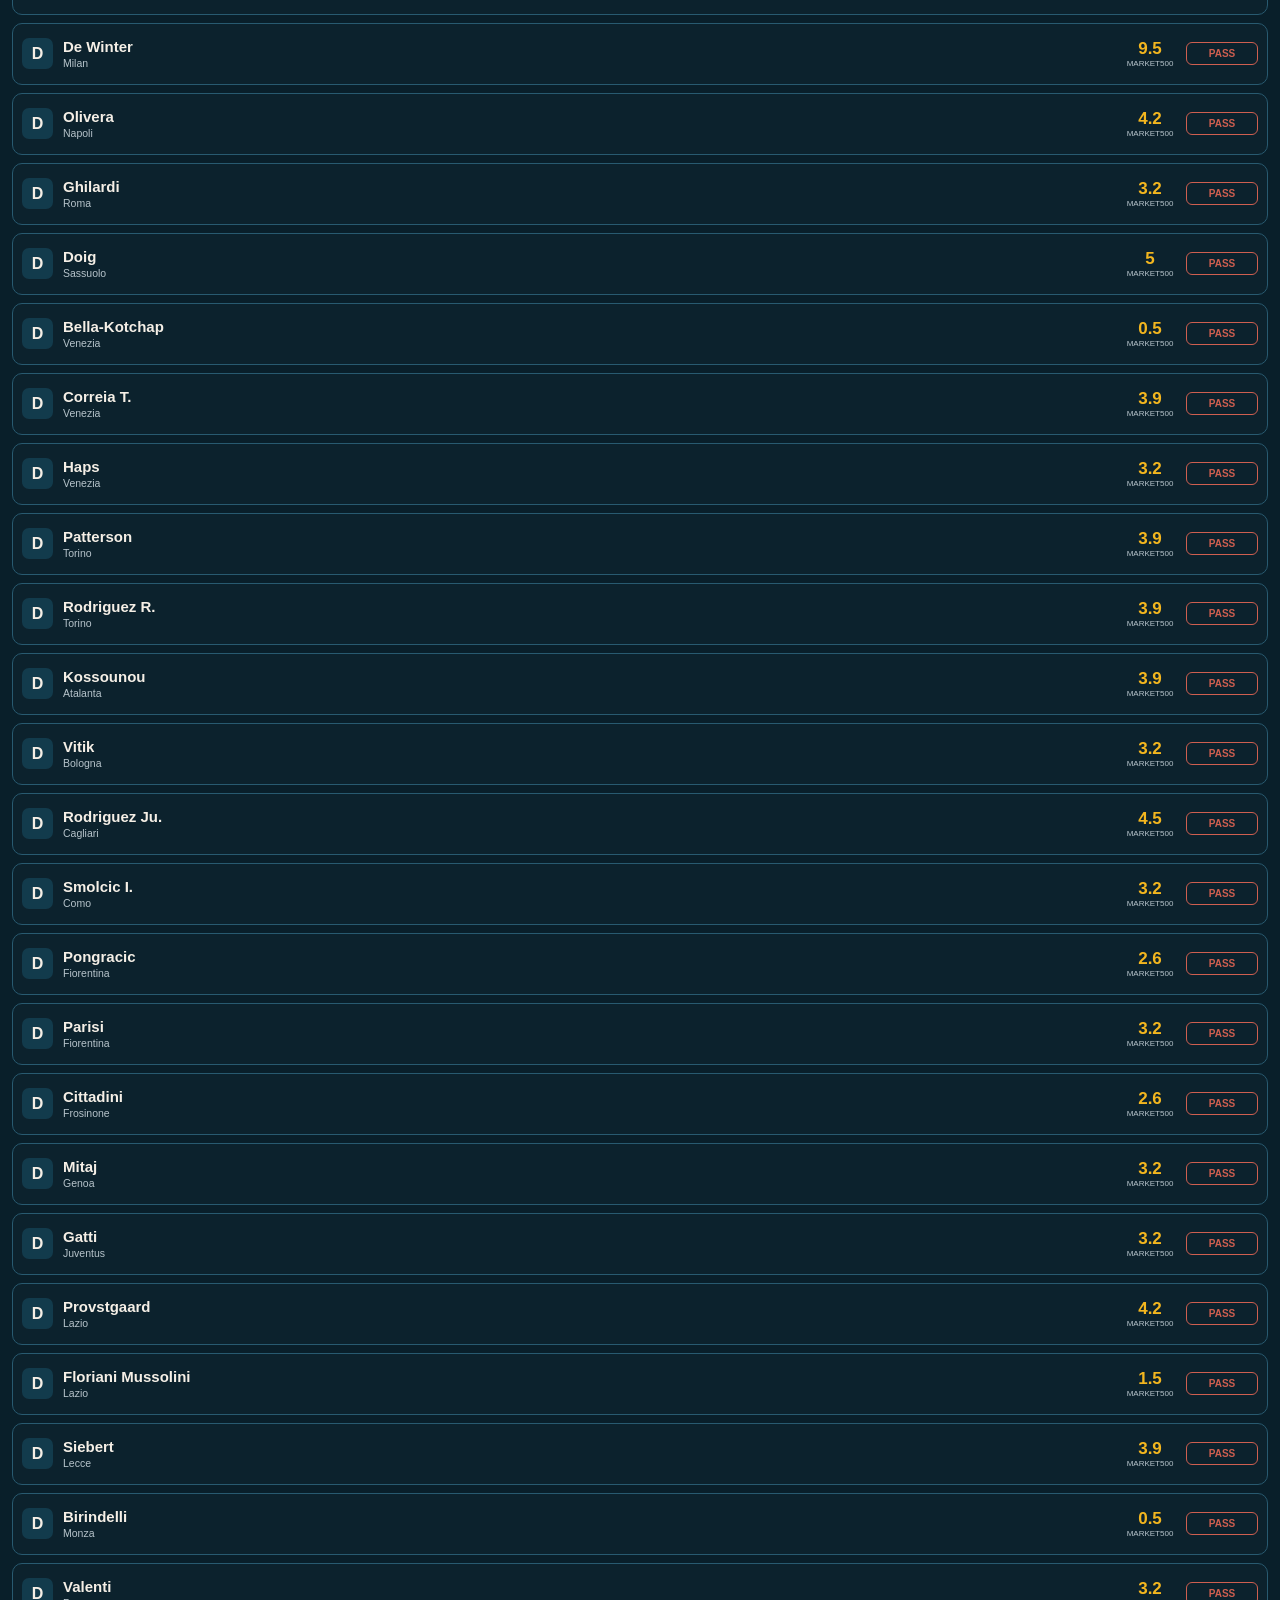
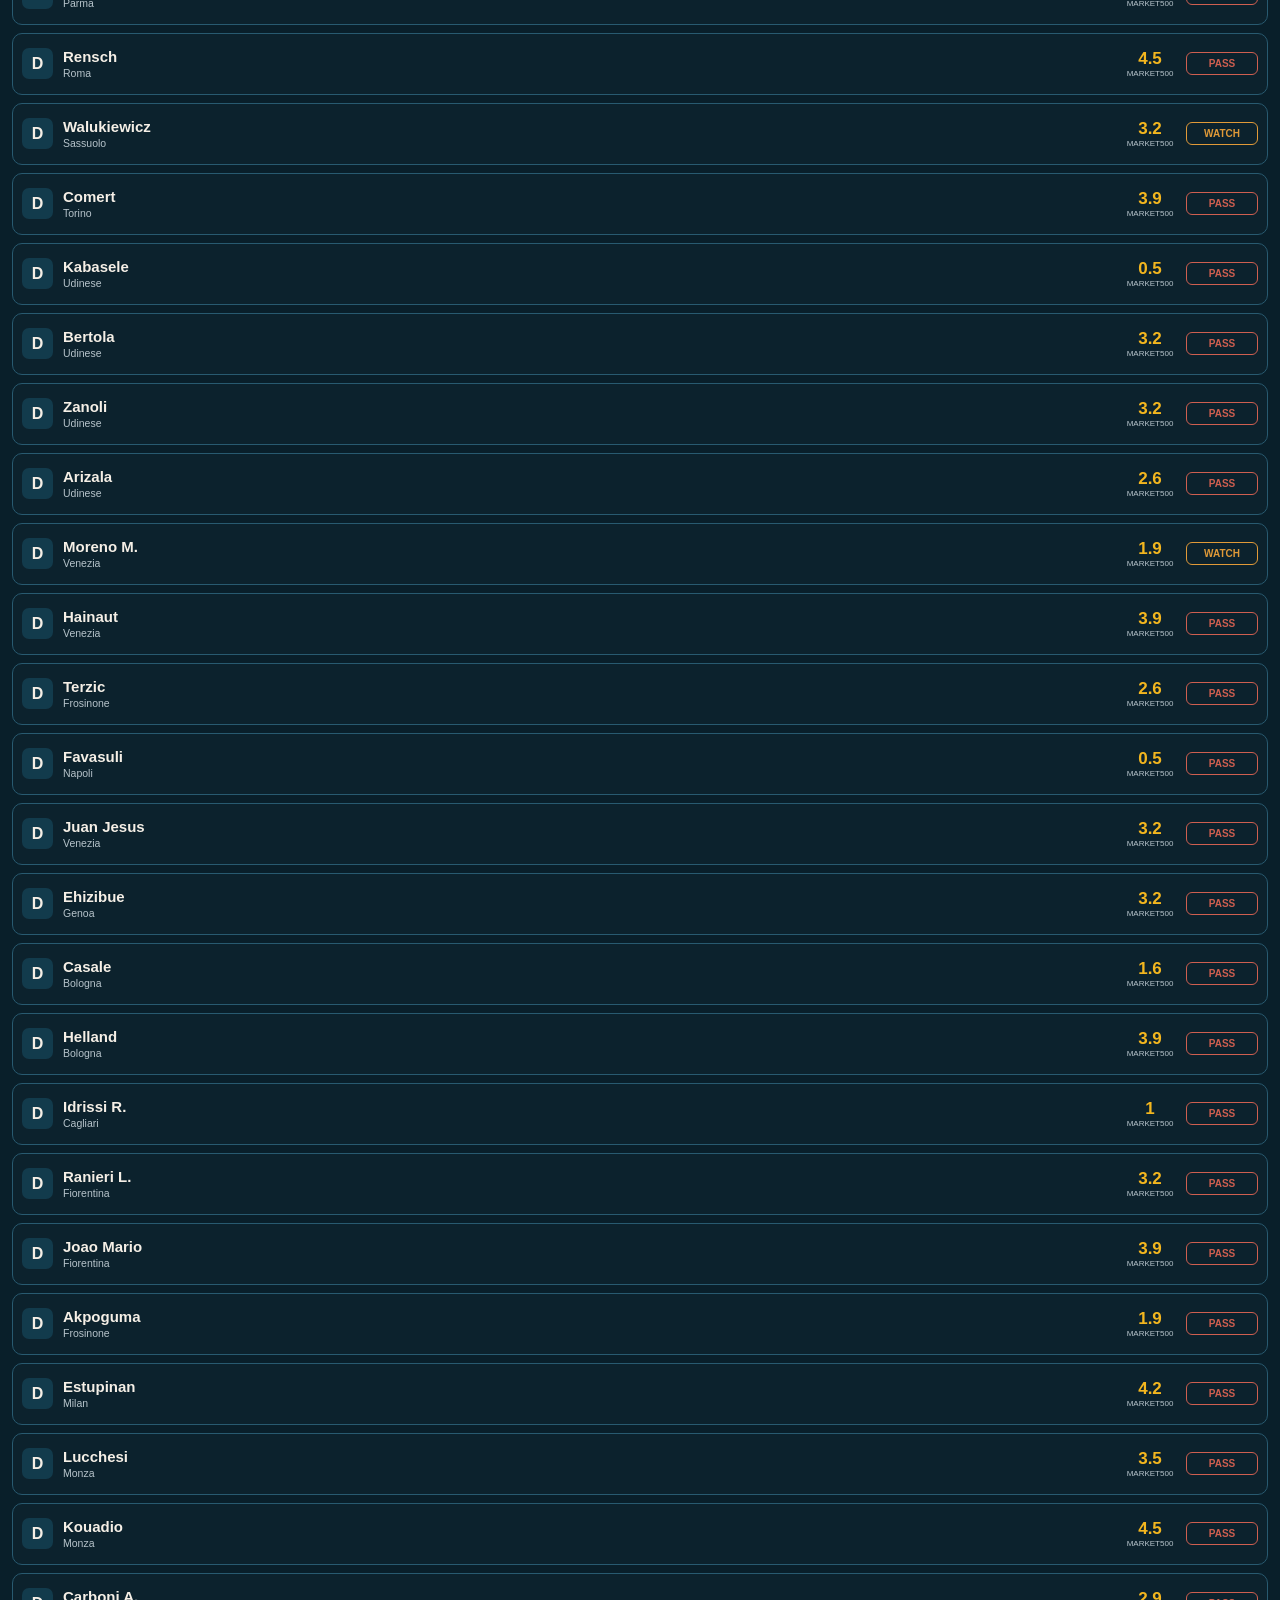
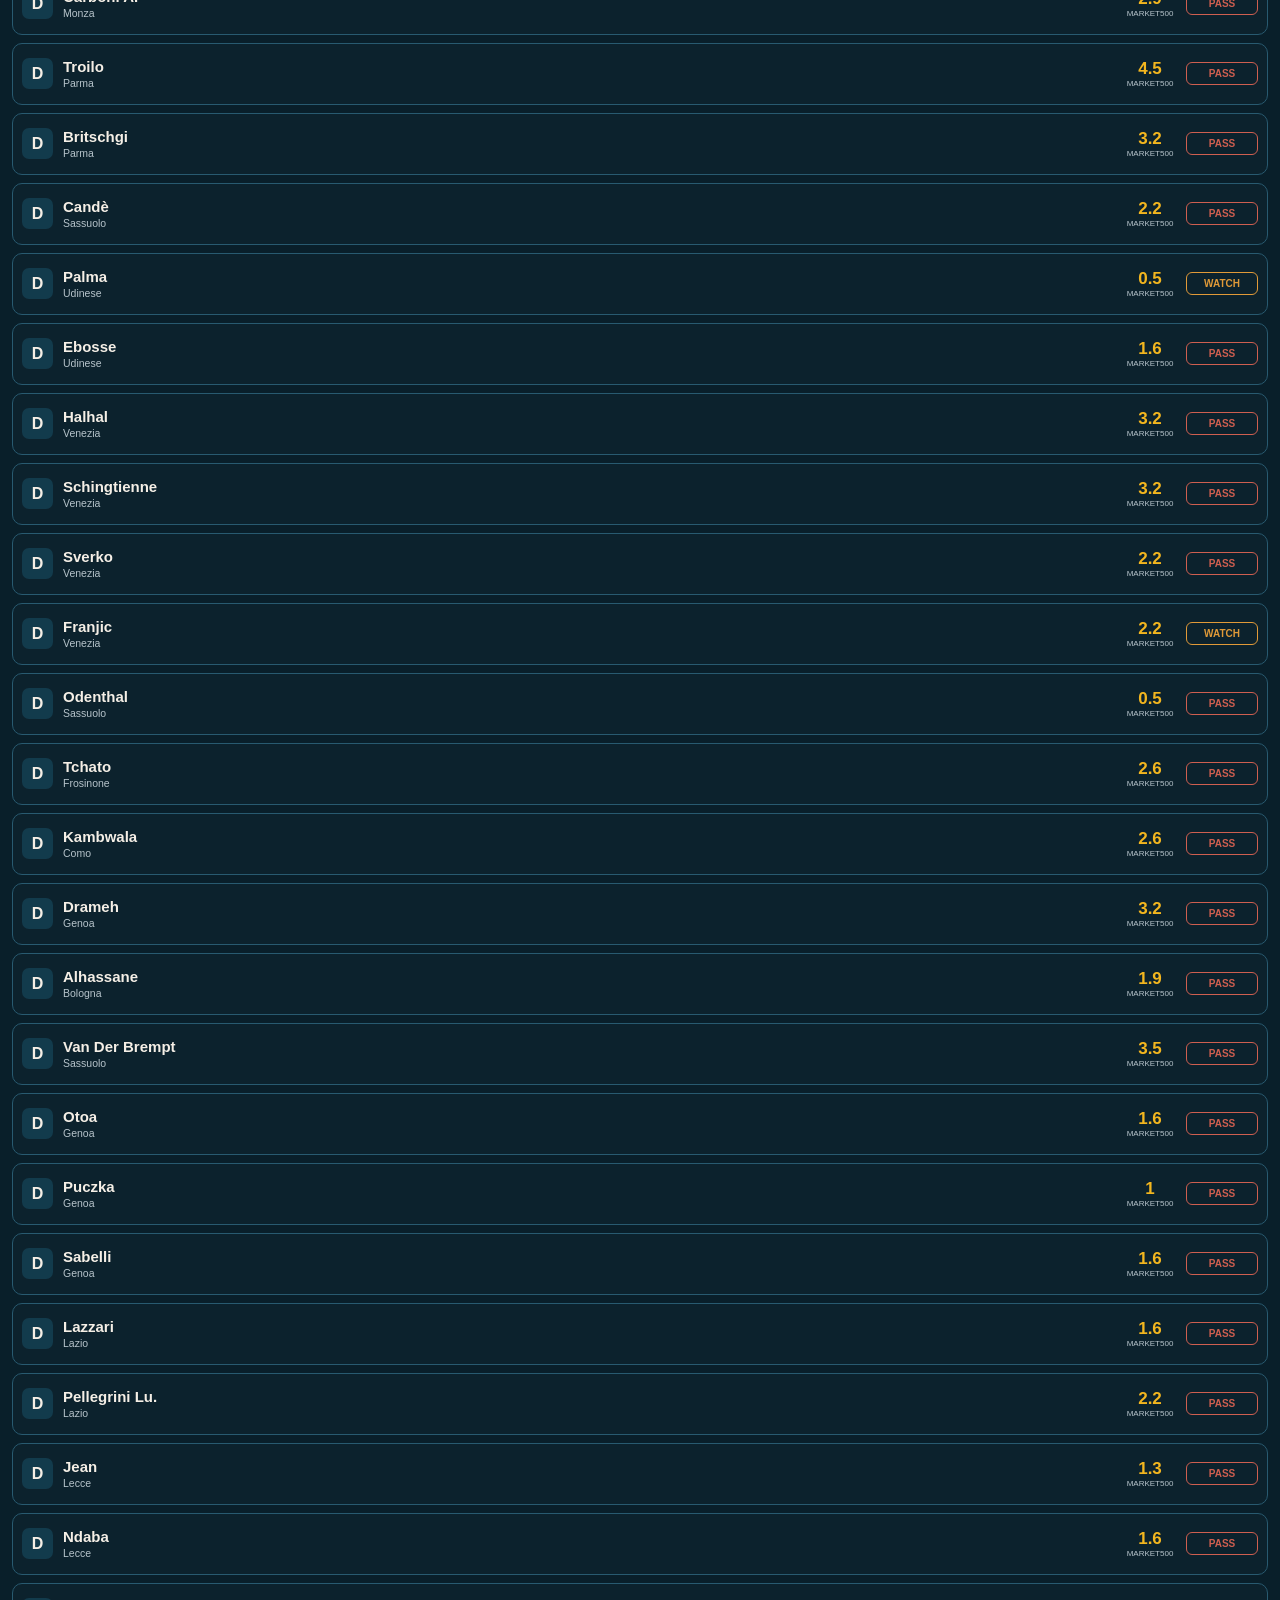
<file: dashboard-rc6.html>
<!doctype html>
<html lang="it">
<head>
<meta charset="utf-8">
<meta name="viewport" content="width=device-width,initial-scale=1,viewport-fit=cover">
<meta name="theme-color" content="#091f2a">
<title>FantaSegreto RC6 Dashboard</title>
<style>
:root{--bg:#091f2a;--panel:#123b4c;--panel2:#0d2f3d;--line:#285a70;--text:#f5efe6;--muted:#b7c4cb;--gold:#f3b61f;--green:#45aa70;--amber:#e19a38;--red:#cf5f50;font-family:-apple-system,BlinkMacSystemFont,"Segoe UI",Roboto,Arial,sans-serif}
*{box-sizing:border-box}body{margin:0;background:var(--bg);color:var(--text);padding-bottom:40px}
header{position:sticky;top:0;z-index:20;background:#091f2af2;backdrop-filter:blur(18px);padding:15px 14px 10px;border-bottom:1px solid var(--line)}
h1{font-size:18px;margin:0 0 7px}.meta{font-size:11px;color:var(--muted);line-height:1.45;margin-bottom:10px}.controls{display:flex;gap:7px;flex-wrap:wrap}
button,input{font:inherit}.controls button{min-width:48px;min-height:43px;padding:0 11px;border:1px solid var(--line);border-radius:9px;background:var(--panel2);color:var(--text);font-weight:800}
.controls button.on{background:var(--text);color:var(--bg)}.search{width:100%;margin-top:8px;min-height:44px;border:1px solid var(--line);border-radius:10px;background:var(--panel2);color:var(--text);padding:0 12px;font-size:16px}
main{padding:10px 12px}.notice{border:1px solid var(--gold);border-radius:10px;padding:9px 11px;color:var(--muted);font-size:11px;line-height:1.45;margin-bottom:10px}
.status{font-size:11px;color:var(--muted);margin:6px 2px 10px}.list{display:grid;gap:8px}
.player{border:1px solid var(--line);border-radius:10px;overflow:hidden;background:rgba(255,255,255,.012)}
.player summary{list-style:none;display:grid;grid-template-columns:34px minmax(0,1fr) 58px 72px;gap:7px;align-items:center;min-height:60px;padding:8px 9px;cursor:pointer}
.player summary::-webkit-details-marker{display:none}.role{width:31px;height:31px;border-radius:7px;background:var(--panel);display:flex;align-items:center;justify-content:center;font-weight:900}
.who b,.who small{display:block}.who b{font-size:15px}.who small{font-size:10.5px;color:var(--muted);margin-top:2px}.price{text-align:center}.price b,.price small{display:block}.price b{color:var(--gold);font-size:17px}.price small{font-size:8px;color:var(--muted)}
.dec{font-size:10px;font-weight:900;text-align:center;border:1px solid currentColor;border-radius:6px;padding:5px 2px}.BUY{color:var(--green)}.WATCH{color:var(--amber)}.PASS{color:var(--red)}
.detail{border-top:1px solid var(--line);background:var(--panel);padding:11px}.grid{display:grid;grid-template-columns:repeat(3,1fr);gap:1px;background:var(--line);border:1px solid var(--line);border-radius:8px;overflow:hidden;margin-bottom:9px}
.grid div{background:var(--panel);padding:8px;text-align:center}.grid span{display:block;color:var(--muted);font-size:8px;text-transform:uppercase;letter-spacing:.05em}.grid b{display:block;margin-top:3px;font-size:18px}
.pivots{display:grid;grid-template-columns:1fr 1fr;gap:8px}.pivot{border:1px solid var(--line);border-radius:8px;padding:9px;background:var(--panel2)}.pivot b{display:block}.pivot small{color:var(--muted);font-size:10px}.medical{margin-top:9px;padding:9px;border-left:3px solid var(--red);background:rgba(207,95,80,.08);border-radius:6px;font-size:10.5px;line-height:1.45}.medical small{color:var(--muted)}
@media(max-width:390px){.player summary{grid-template-columns:32px minmax(0,1fr) 54px 64px}.pivots{grid-template-columns:1fr}.grid{grid-template-columns:1fr 1fr 1fr}}
</style>
</head>
<body>
<header>
<h1>FS Control Room · RC6 BUY DEPTH + 2 PIVOT ENGINE</h1>
<div class="meta" id="meta">Caricamento registry RC6…</div>
<div class="controls" id="roles">
<button data-role="ALL" class="on">Tutti</button><button data-role="P">P</button><button data-role="D">D</button><button data-role="C">C</button><button data-role="A">A</button>
</div>
<div class="controls" id="decisions" style="margin-top:7px">
<button data-dec="ALL" class="on">Tutte</button><button data-dec="BUY">BUY</button><button data-dec="WATCH">WATCH</button><button data-dec="PASS">PASS</button>
</div>
<input id="q" class="search" type="search" placeholder="Cerca giocatore o squadra…">
</header>
<main>
<div class="notice"><b>RC6.1 MEDICAL RECONCILIATION:</b> 531 giocatori + medical overlay 07/09. Gli infortuni aggiornano Risk, BUY/WATCH/PASS e MAX LIVE senza alterare il Market500 osservato.</div>
<div class="status" id="status">Caricamento…</div>
<section id="list" class="list"></section>
</main>
<script>
(()=>{
const files=["rc6-P.json","rc6-D1.json","rc6-D2.json","rc6-C1.json","rc6-C2.json","rc6-A.json"];
const medicalFile="rc6-medical-07sep.json";
const nkey=s=>String(s||"").normalize("NFD").replace(/[\u0300-\u036f]/g,"").toLowerCase().replace(/[^a-z0-9]+/g," ").trim();
let medicalMap=new Map(), medicalPolicy={};
let rows=[],role="ALL",decision="ALL";
const esc=s=>String(s??"").replace(/[&<>"']/g,m=>({"&":"&amp;","<":"&lt;",">":"&gt;","\"":"&quot;","'":"&#39;"}[m]));
function norm(r){
 const nested=Array.isArray(r[8]);
 return {name:r[0],role:r[1],team:r[2],market:Number(r[3]),decision:r[4],fos:Number(r[5]),risk:Number(r[6]),max:Number(r[7]),
   a1:nested?r[8][0]:r[8],a1max:nested?Number(r[8][2]):Number(r[9]),
   a2:nested?r[9][0]:r[10],a2max:nested?Number(r[9][2]):Number(r[11])};
}
function applyMedical(x){
 const m=medicalMap.get(nkey(x.name));
 if(!m) return {...x,medical:null,adjRisk:x.risk,adjMax:x.max,adjDecision:x.decision};
 const pol=medicalPolicy[m.status]||{risk_floor:x.risk,max_factor:1};
 const adjRisk=Math.max(x.risk,Number(pol.risk_floor||x.risk));
 const adjMax=Math.max(1,Math.round(x.max*Number(pol.max_factor||1)));
 let adjDecision=x.decision;
 if(m.status==="OUT_LONG") adjDecision="PASS";
 else if(m.status==="OUT_MEDIUM") adjDecision=(x.market<=adjMax*0.90 && adjRisk<82)?"WATCH":"PASS";
 else if(m.status==="OUT_SHORT") adjDecision=(x.market<=adjMax*1.05 && adjRisk<72)?"WATCH":"PASS";
 else if(m.status==="QUESTIONABLE"){
   if(adjRisk>=70) adjDecision="PASS";
   else if(x.decision==="BUY" && x.market<=adjMax) adjDecision="BUY";
   else adjDecision="WATCH";
 }
 return {...x,medical:m,adjRisk,adjMax,adjDecision};
}
function render(){
 const q=document.getElementById("q").value.trim().toLowerCase();
 const v=rows.filter(x=>(role==="ALL"||x.role===role)&&(decision==="ALL"||x.adjDecision===decision)&&(!q||(x.name+" "+x.team).toLowerCase().includes(q)));
 document.getElementById("status").textContent=v.length+" giocatori visualizzati";
 document.getElementById("list").innerHTML=v.map(x=>`
 <details class="player">
  <summary>
   <span class="role">${esc(x.role)}</span>
   <span class="who"><b>${esc(x.name)}</b><small>${esc(x.team)}</small></span>
   <span class="price"><b>${x.market}</b><small>MARKET500</small></span>
   <span class="dec ${esc(x.adjDecision)}">${esc(x.adjDecision)}</span>
  </summary>
  <div class="detail">
   <div class="grid"><div><span>FOS V2</span><b>${x.fos}</b></div><div><span>Risk</span><b>${x.adjRisk}</b></div><div><span>MAX LIVE</span><b>${x.adjMax}</b></div></div>
   <div class="pivots"><div class="pivot"><b>ALT 1 · ${esc(x.a1)}</b><small>MAX ${x.a1max}</small></div><div class="pivot"><b>ALT 2 · ${esc(x.a2)}</b><small>MAX ${x.a2max}</small></div></div>\n   ${x.medical?`<div class="medical"><b>MEDICAL · ${esc(x.medical.status)}</b><br>${esc(x.medical.detail)}<br><small>${esc(x.medical.source)}</small></div>`:""}
  </div>
 </details>`).join("");
}
Promise.all([
 Promise.all(files.map(f=>fetch(f,{cache:"no-store"}).then(r=>{if(!r.ok)throw new Error(f+" "+r.status);return r.json()}))),
 fetch(medicalFile,{cache:"no-store"}).then(r=>{if(!r.ok)throw new Error(medicalFile+" "+r.status);return r.json()})
])
.then(([parts,med])=>{medicalPolicy=med.policy||{};medicalMap=new Map((med.players||[]).map(r=>[nkey(r[0]),{team:r[1],status:r[2],detail:r[3],source:r[4]}]));
rows=parts.flat().map(norm).map(applyMedical);const c={P:0,D:0,C:0,A:0,BUY:0,WATCH:0,PASS:0};rows.forEach(x=>{c[x.role]++;c[x.adjDecision]++});
 document.getElementById("meta").textContent=`${rows.length} giocatori · P ${c.P} / D ${c.D} / C ${c.C} / A ${c.A} · BUY ${c.BUY} · WATCH ${c.WATCH} · PASS ${c.PASS} · 500 crediti · 10 partecipanti`;render();})
.catch(e=>{document.getElementById("status").textContent="Errore caricamento dati: "+e.message;});
document.getElementById("roles").addEventListener("click",e=>{if(!e.target.dataset.role)return;role=e.target.dataset.role;document.querySelectorAll("#roles button").forEach(b=>b.classList.toggle("on",b===e.target));render();});
document.getElementById("decisions").addEventListener("click",e=>{if(!e.target.dataset.dec)return;decision=e.target.dataset.dec;document.querySelectorAll("#decisions button").forEach(b=>b.classList.toggle("on",b===e.target));render();});
document.getElementById("q").addEventListener("input",render);
})();
</script>
</body></html>
</file>
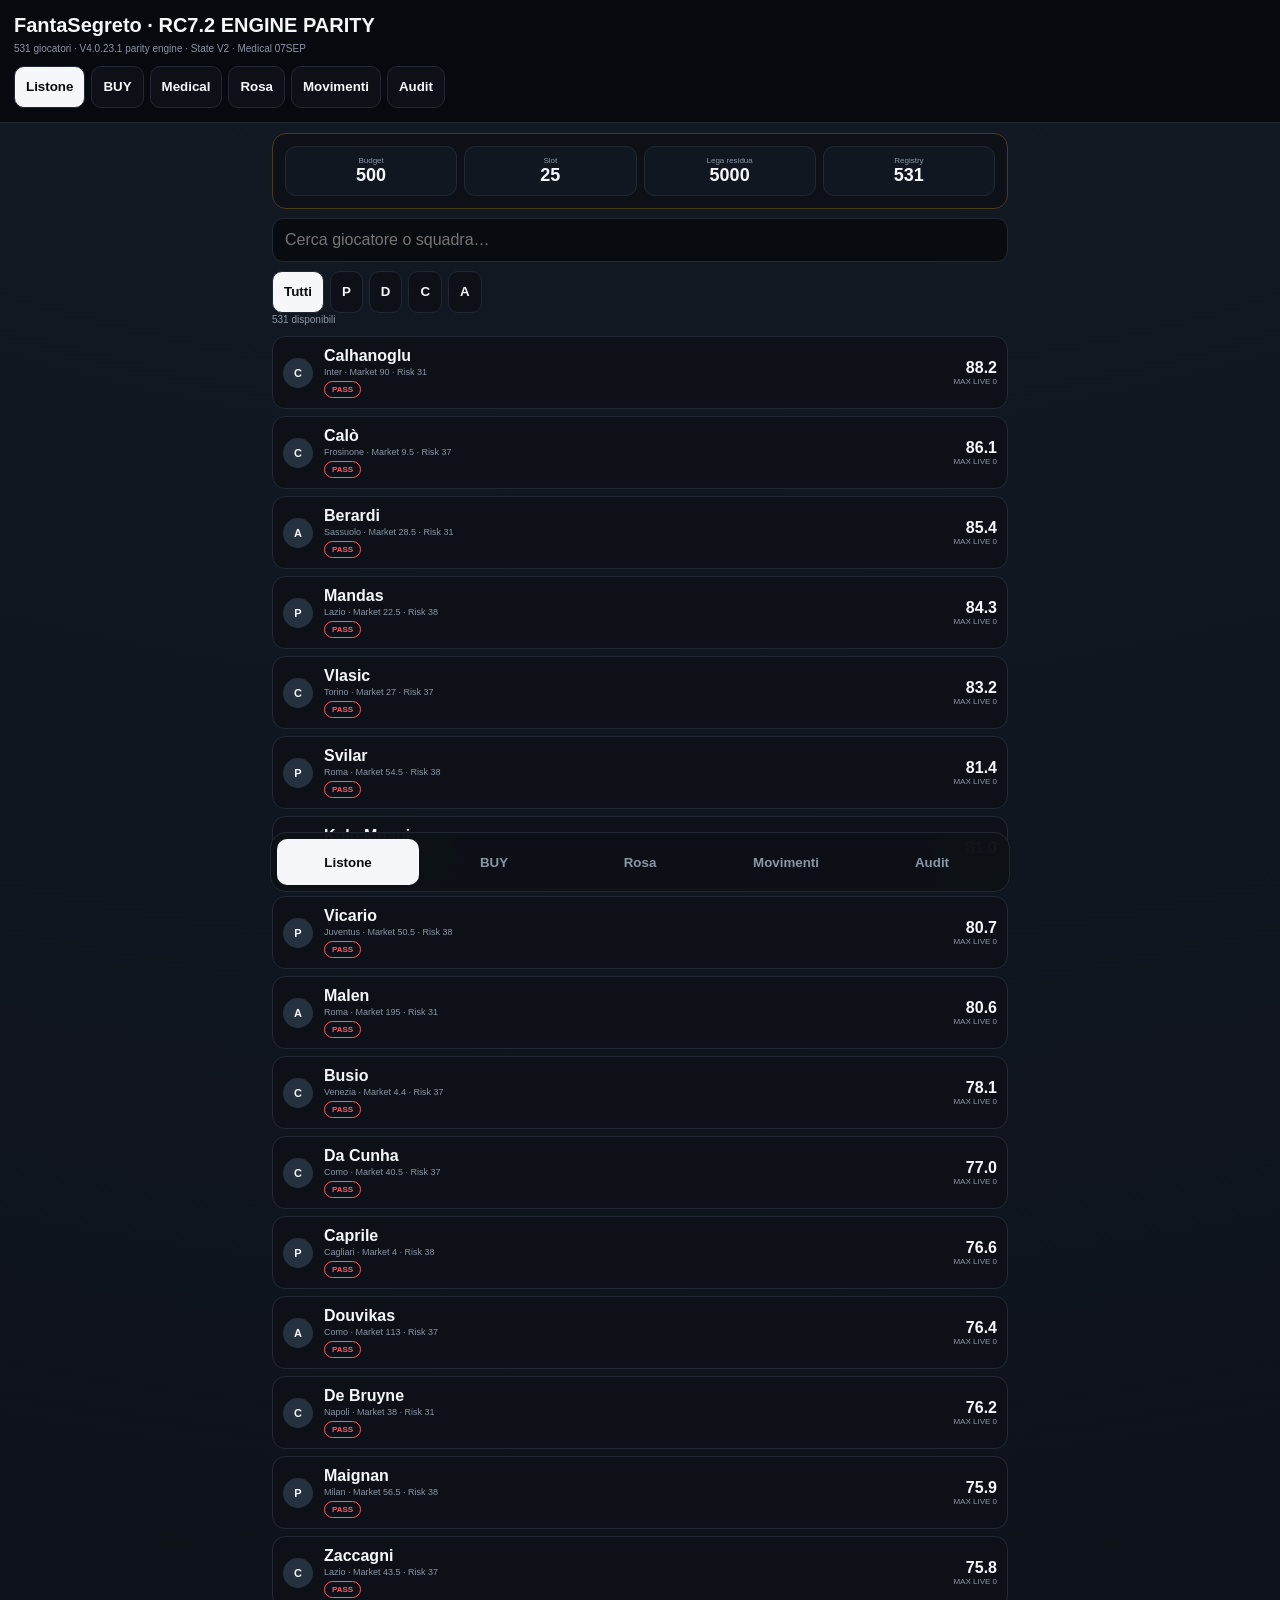
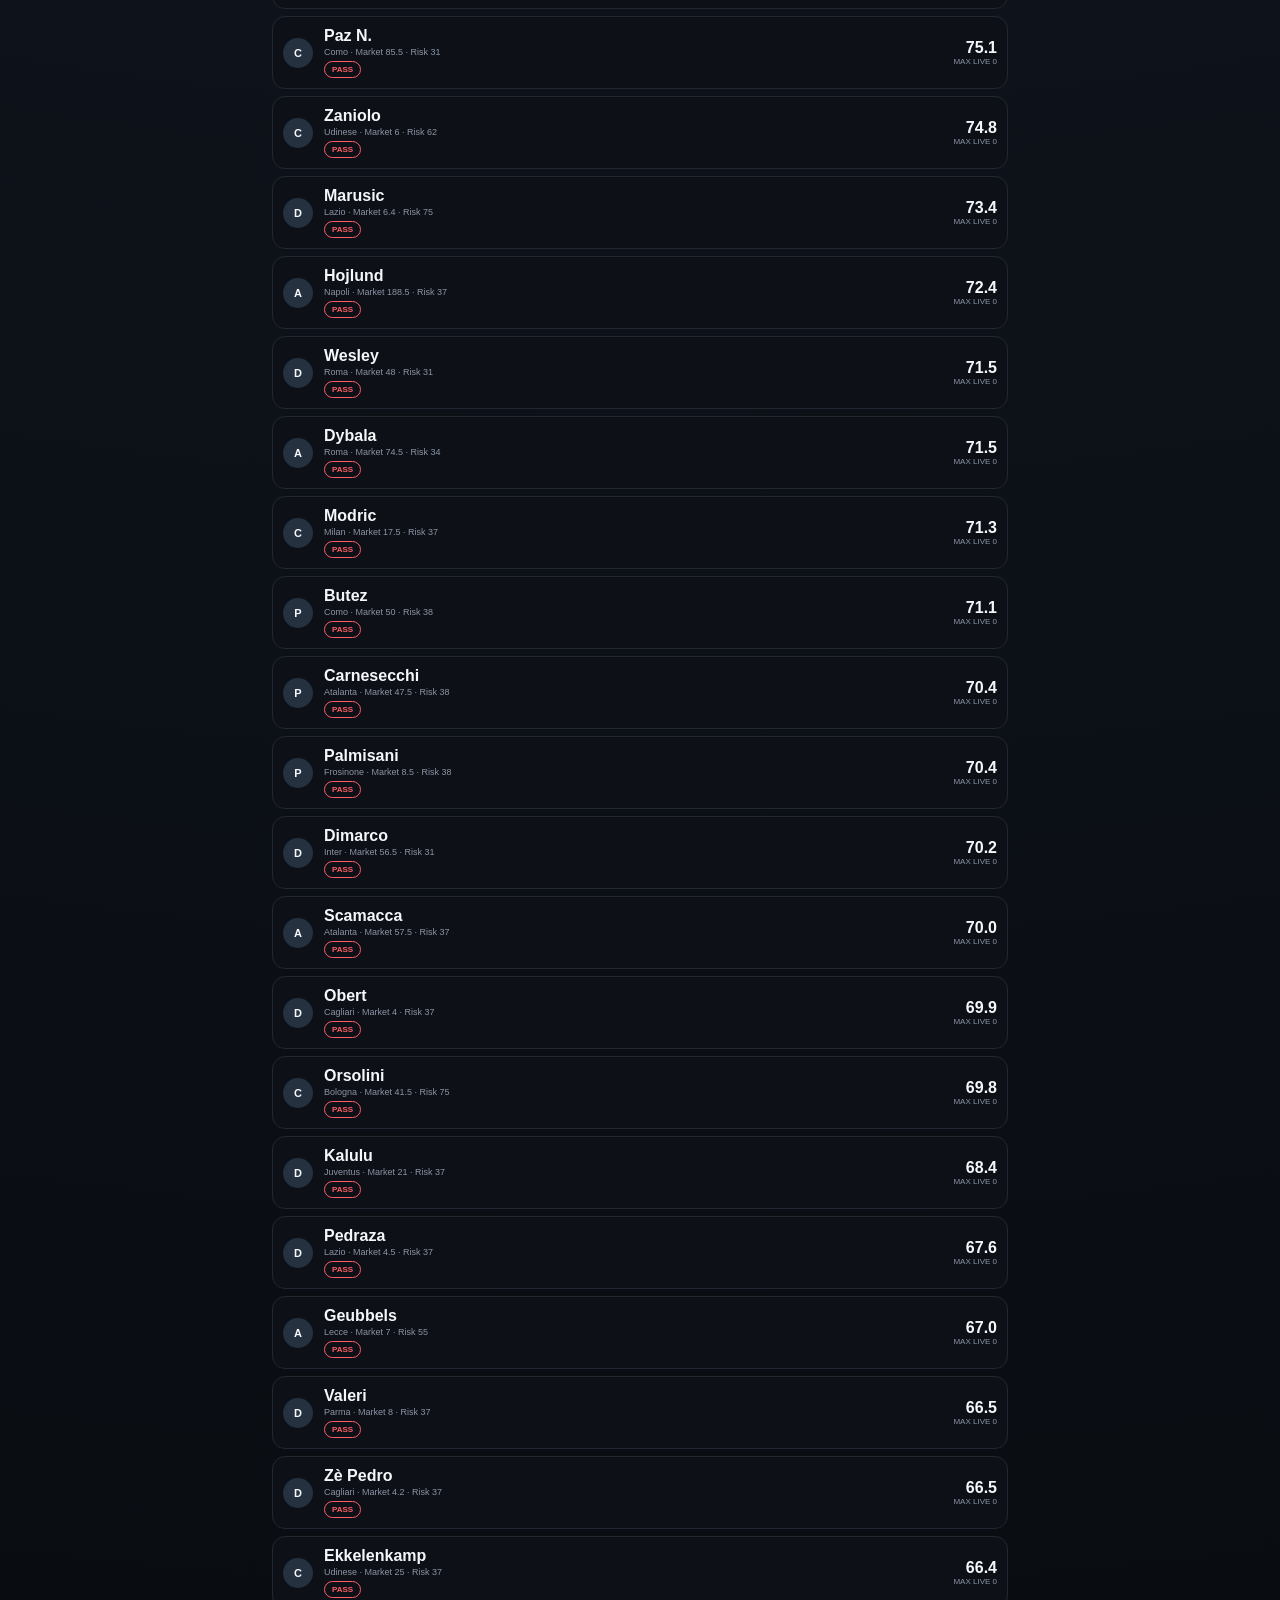
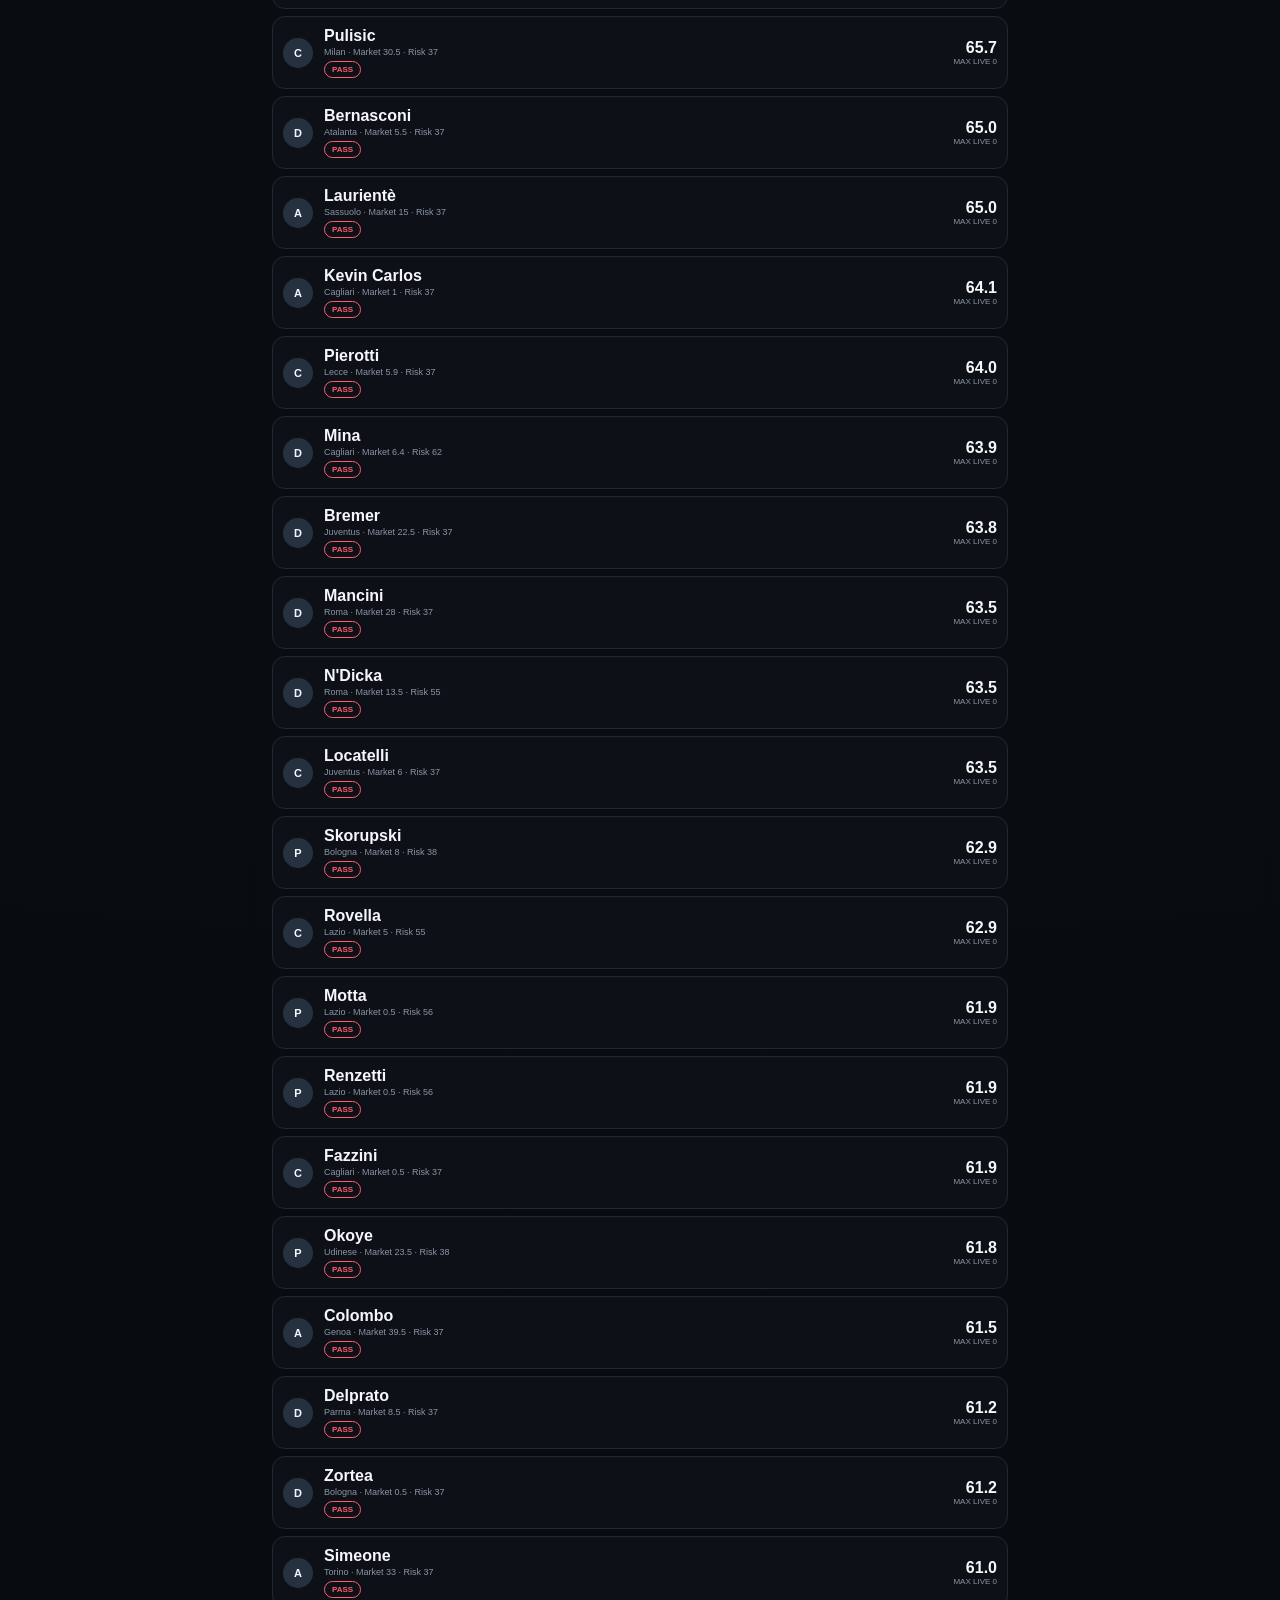
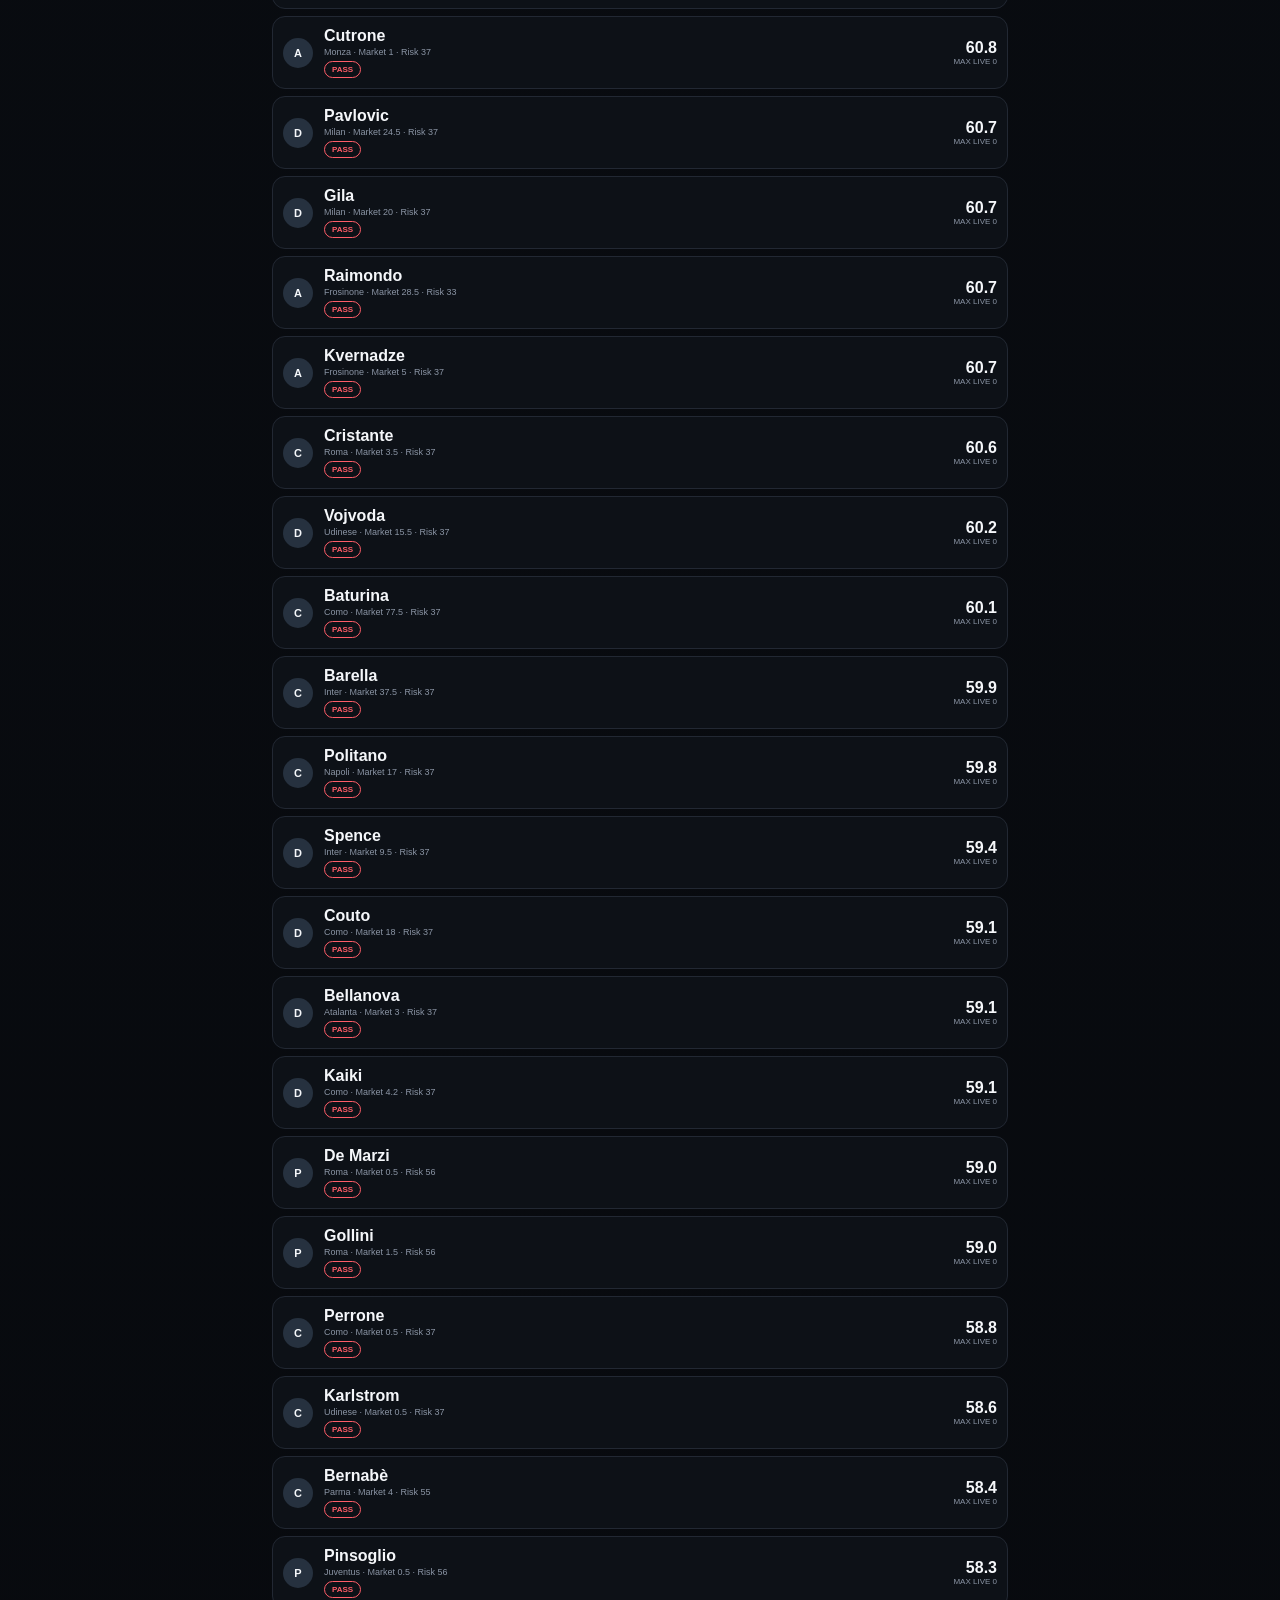
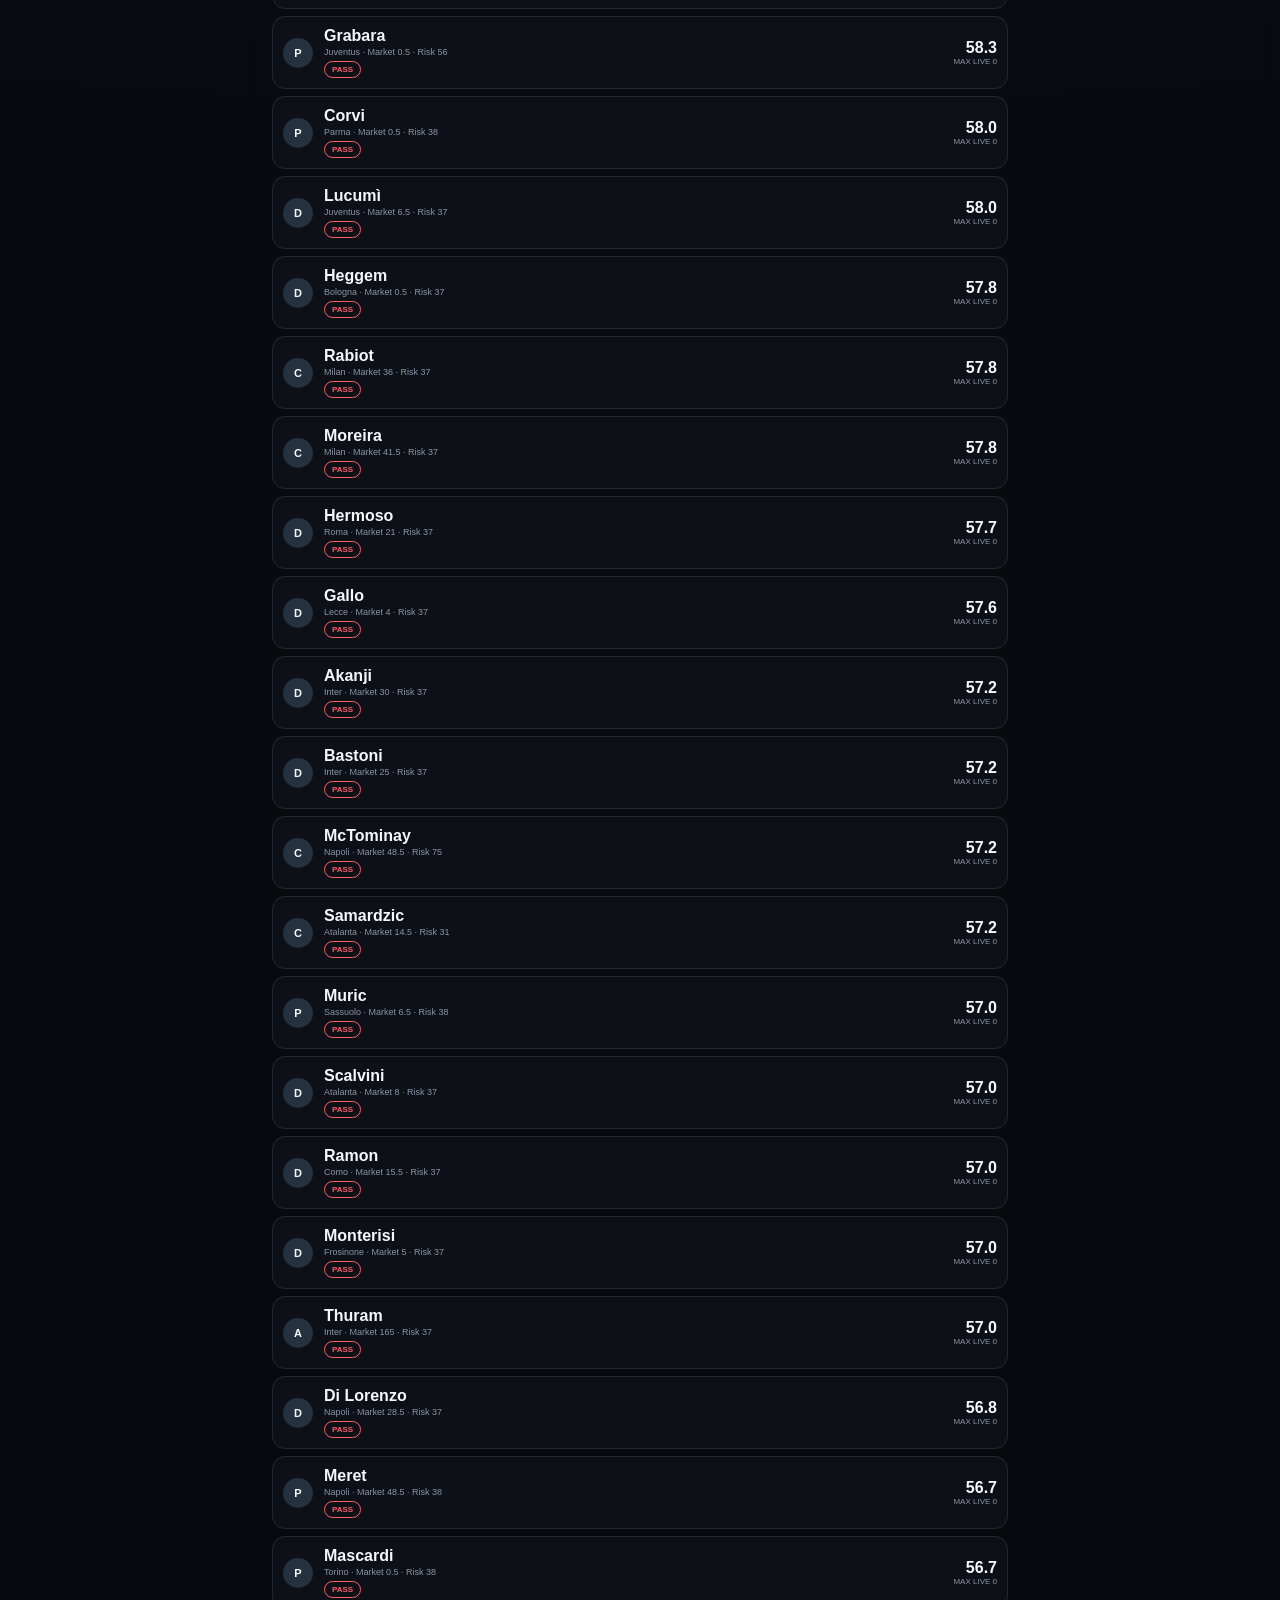
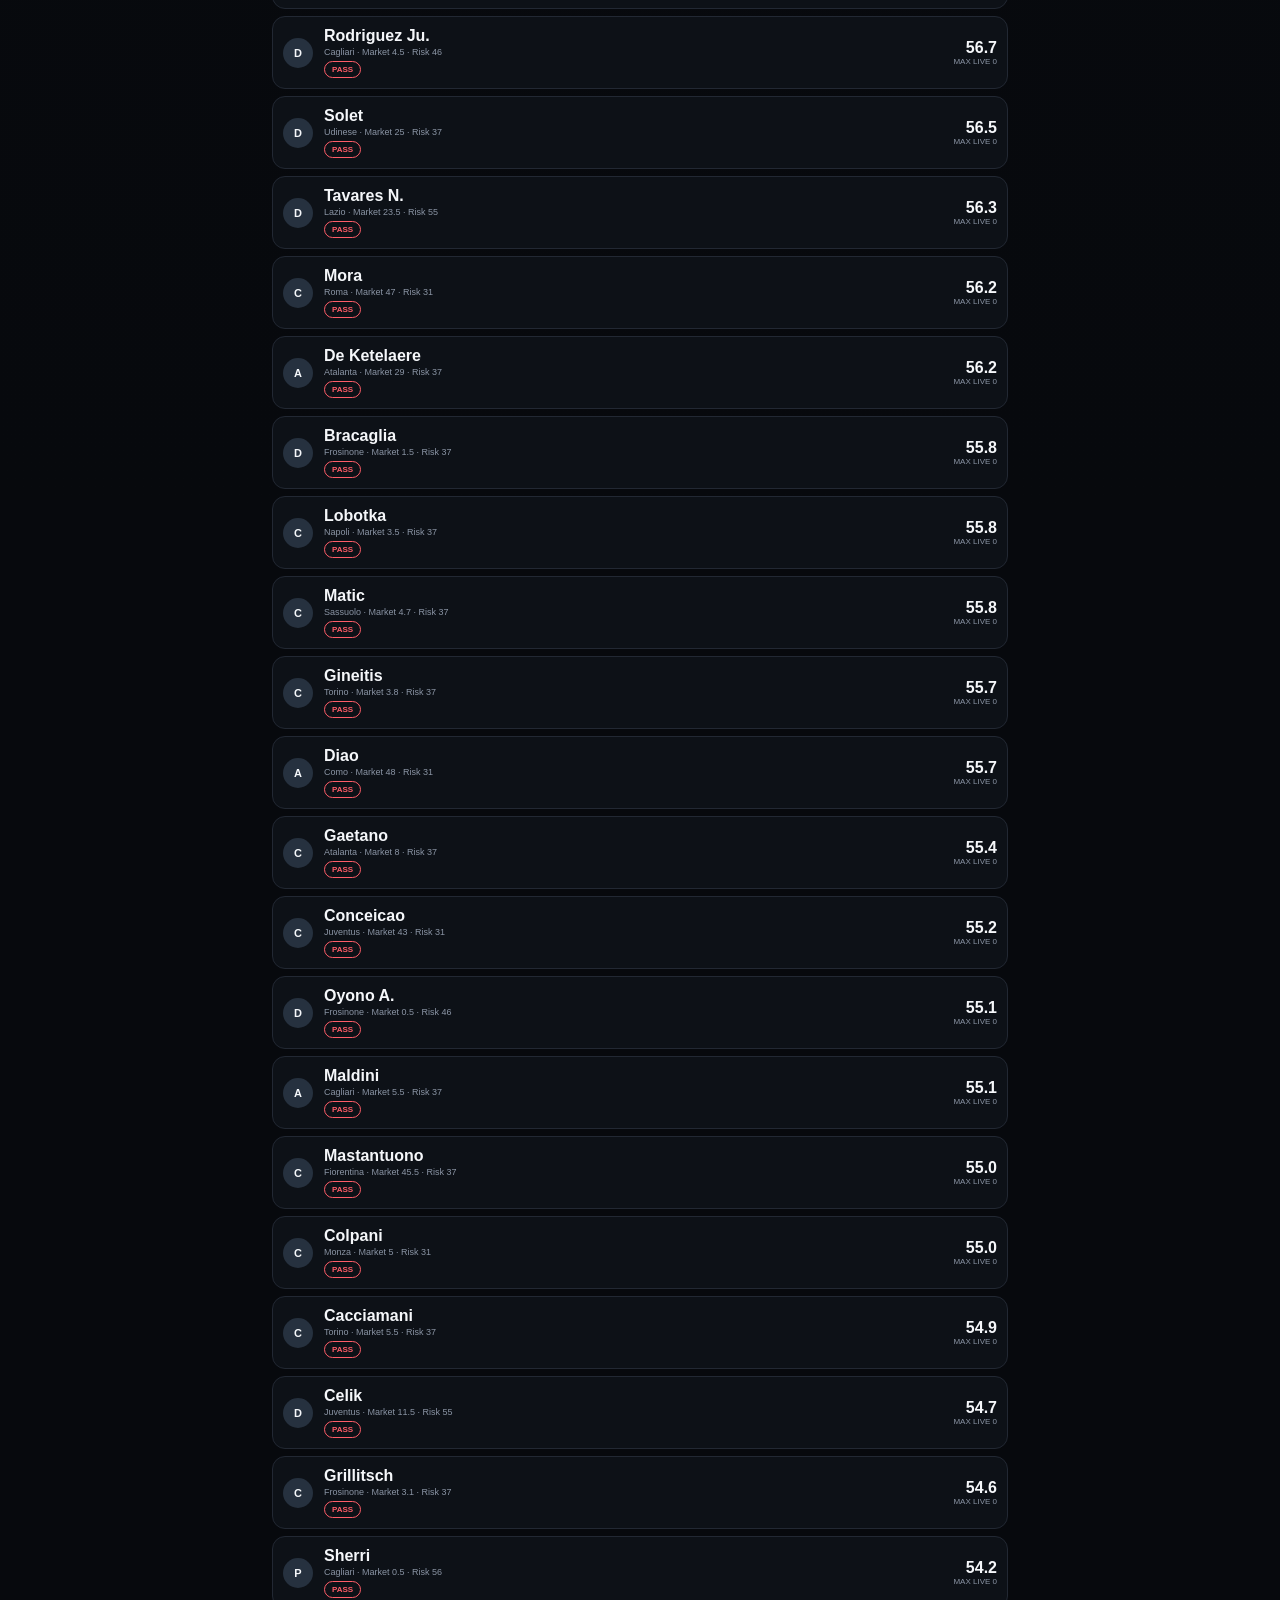
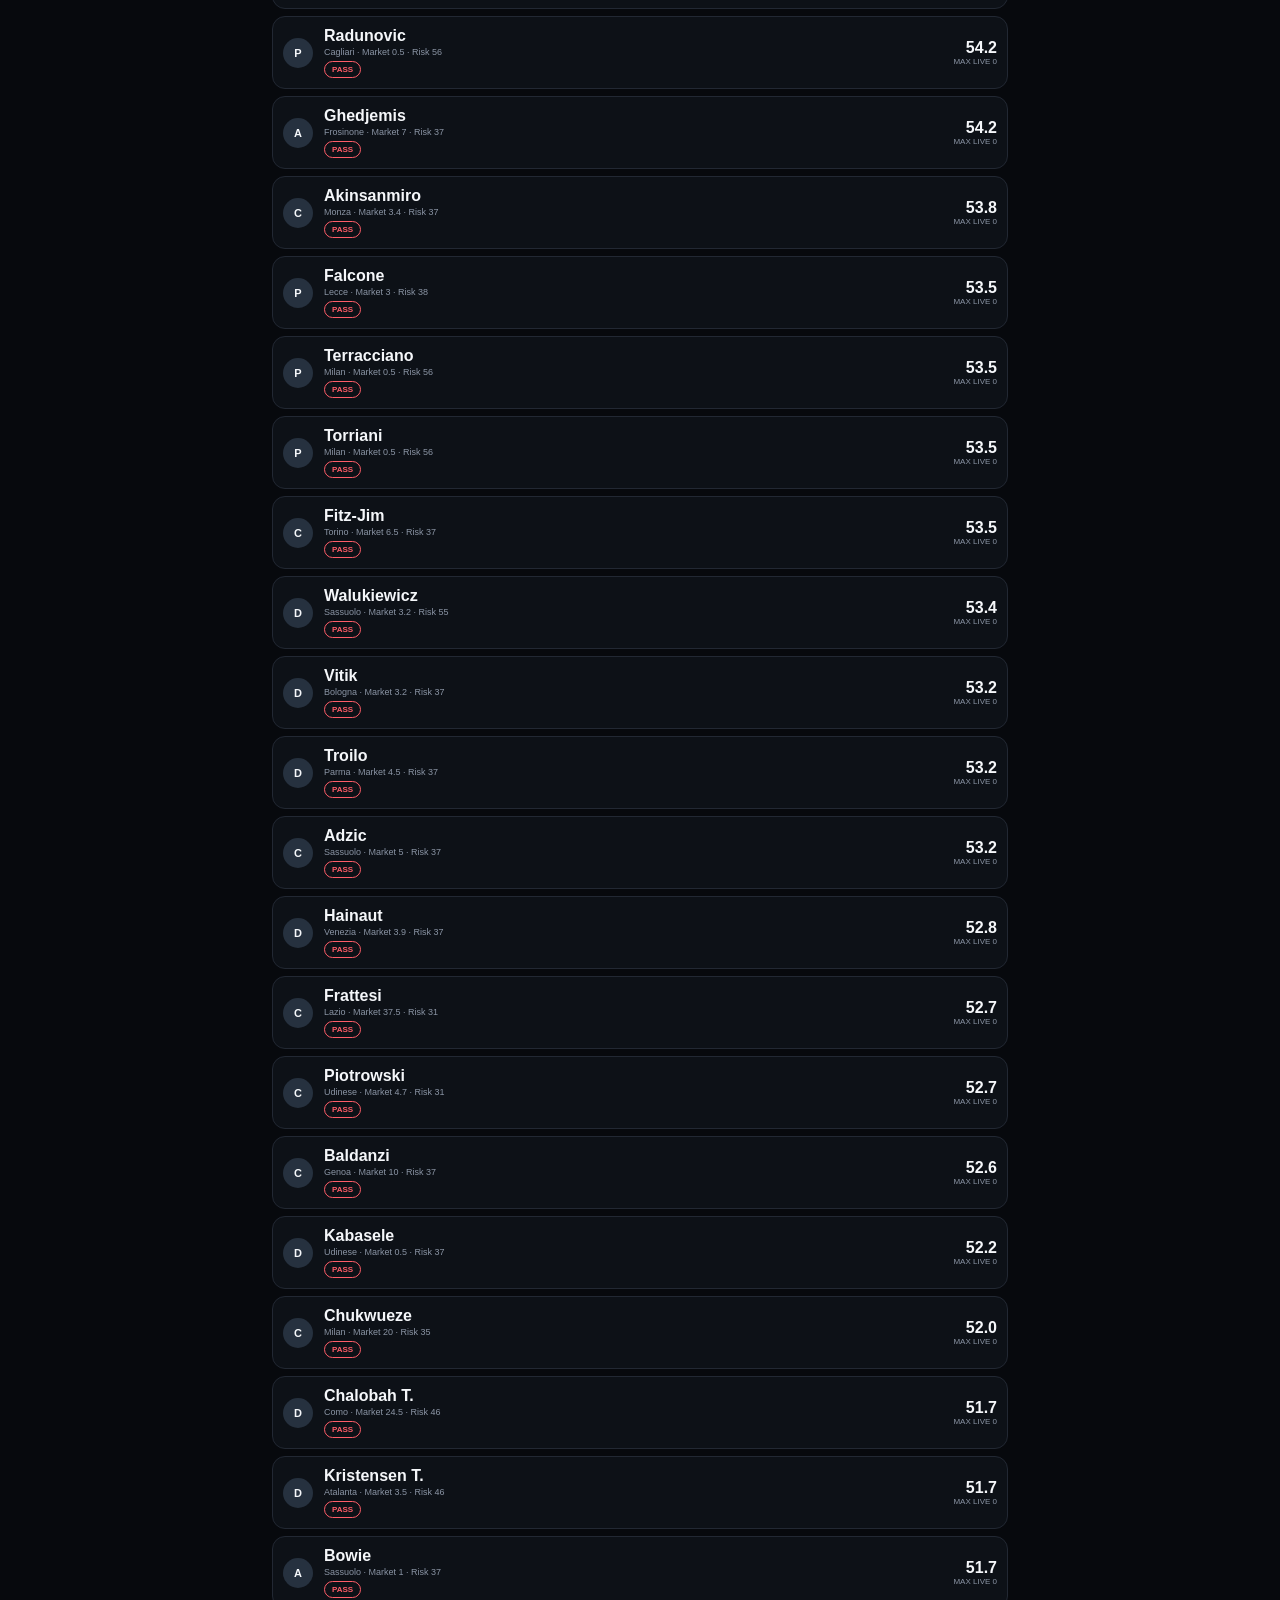
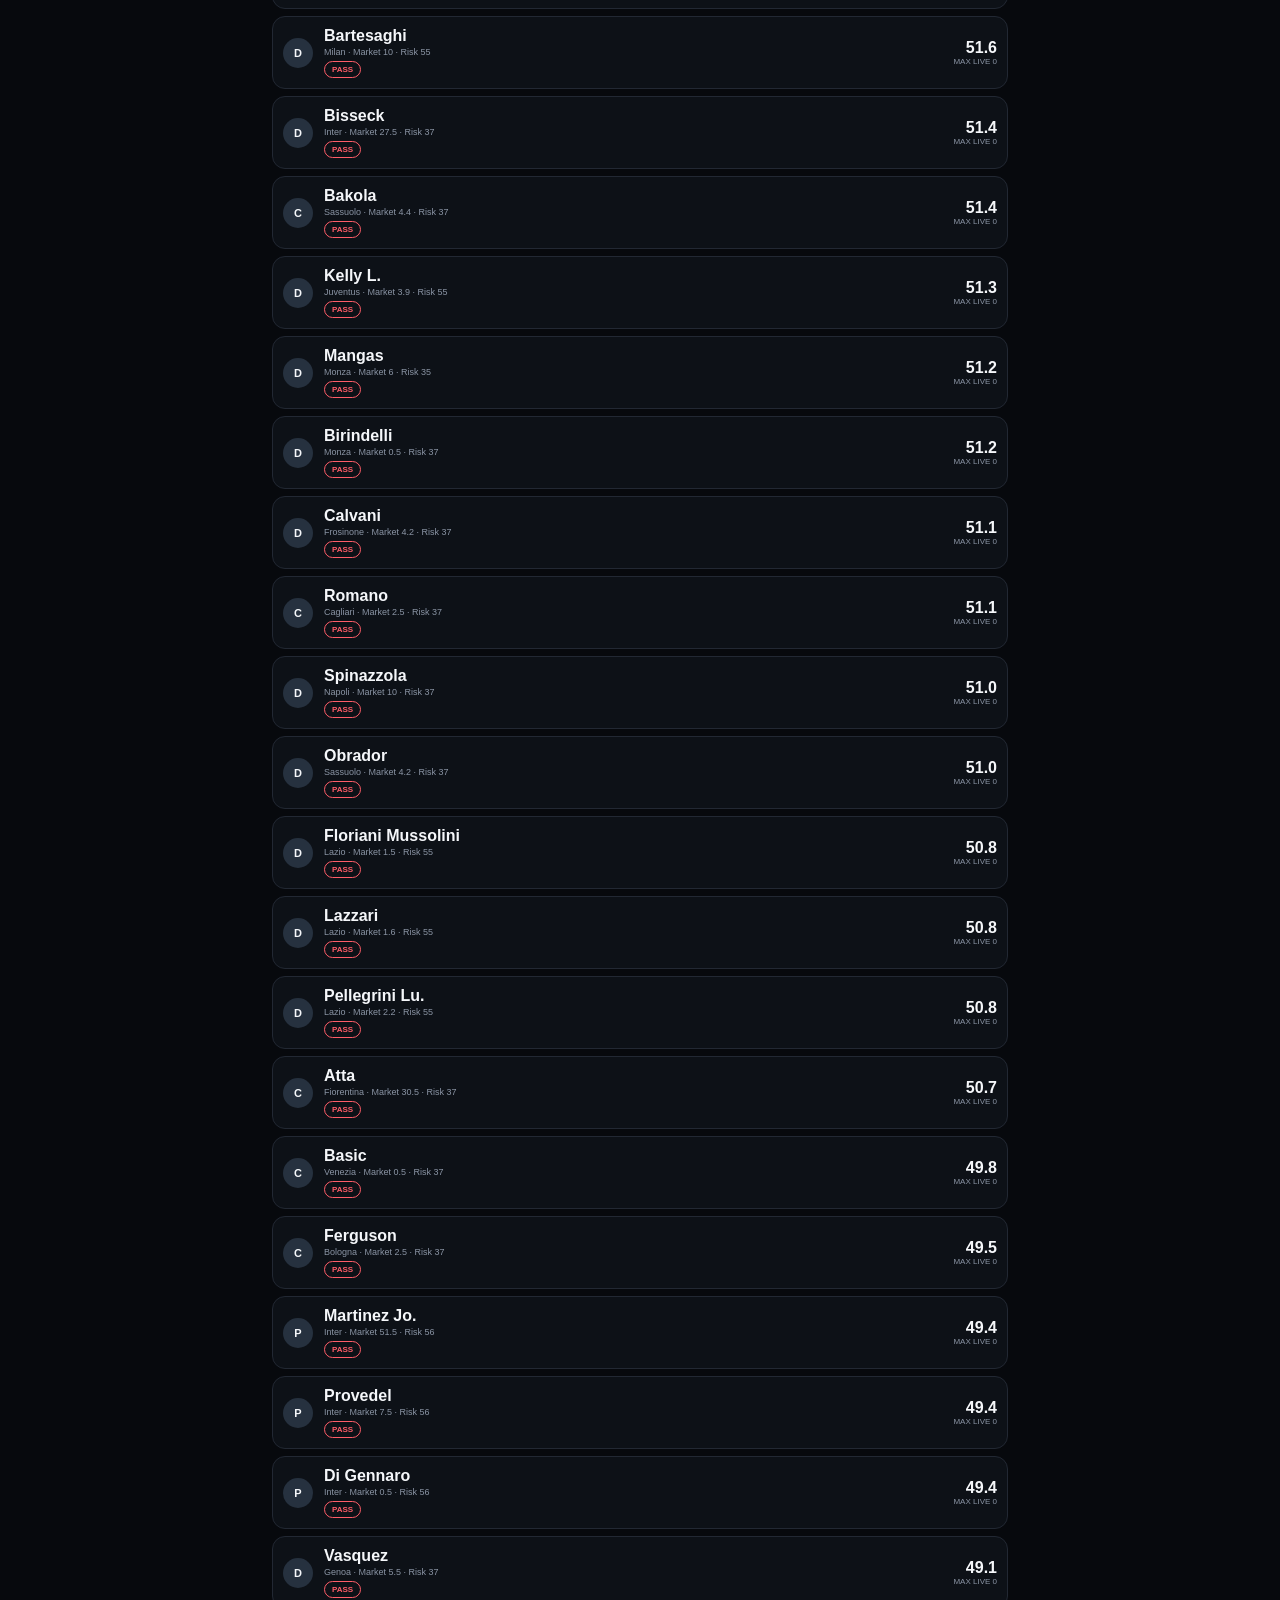
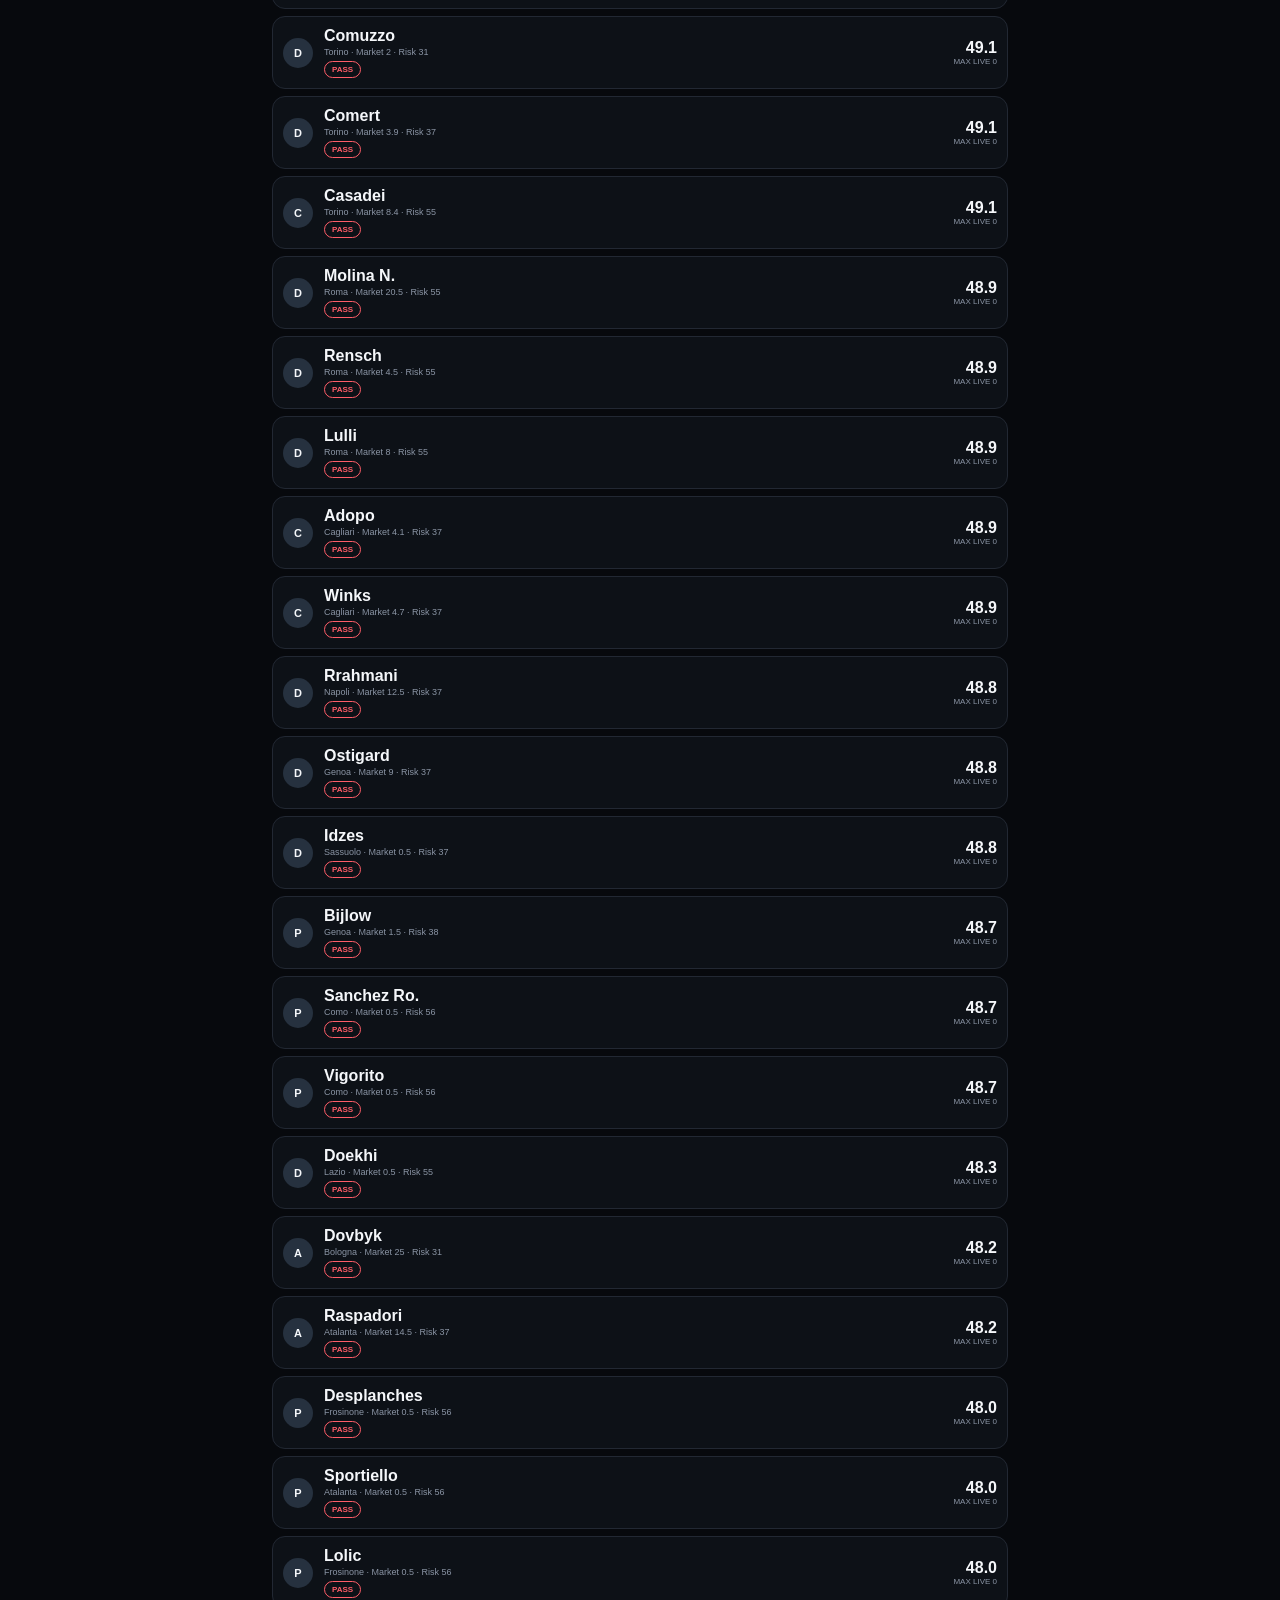
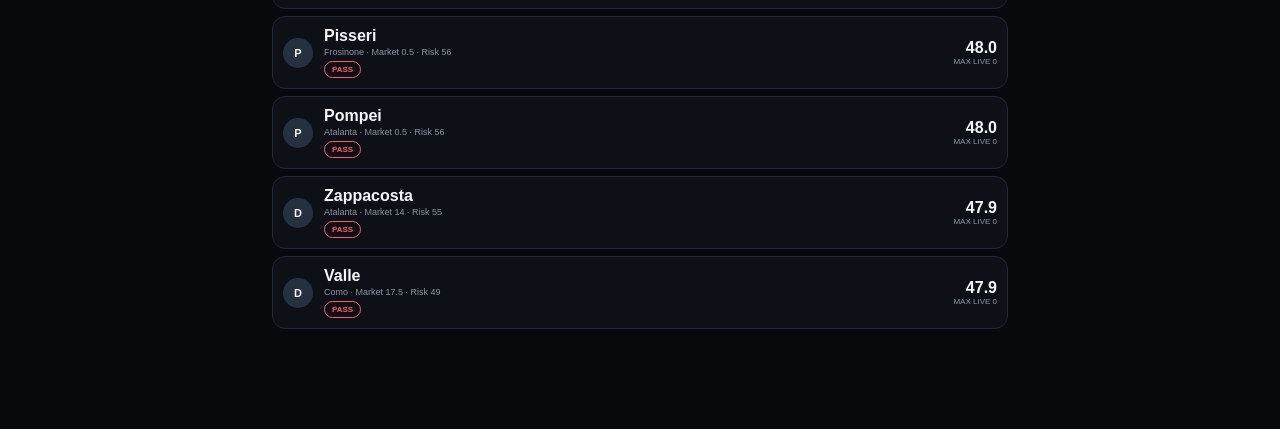
<file: dashboard-rc7-2.html>
<!doctype html><html lang="it"><head><meta charset="utf-8"><meta name="viewport" content="width=device-width,initial-scale=1,viewport-fit=cover"><meta name="theme-color" content="#07090d"><title>FantaSegreto RC7.2 Engine Parity</title>
<style>
:root{--bg:#07090d;--panel:#0d1117;--panel2:#111720;--line:#222833;--text:#f5f7fa;--muted:#8b95a5;--gold:#f2b84b;--green:#39c67a;--red:#ff5d68;--amber:#e0a13d;font-family:-apple-system,BlinkMacSystemFont,"SF Pro Text","Segoe UI",sans-serif}
*{box-sizing:border-box}body{margin:0;background:radial-gradient(circle at 50% -12%,#17202d 0,#090c11 31%,#07090d 62%);color:var(--text);padding-bottom:90px}header{position:sticky;top:0;z-index:20;background:#07090df2;backdrop-filter:blur(18px);padding:14px;border-bottom:1px solid var(--line)}
h1{font-size:20px;margin:0 0 5px}.meta{font-size:10px;color:var(--muted);line-height:1.45}.tabs,.filters{display:flex;gap:6px;overflow:auto;margin-top:9px}.tabs button,.filters button,.btn{min-height:42px;border:1px solid var(--line);border-radius:10px;background:var(--panel);color:var(--text);padding:0 11px;font-weight:800;white-space:nowrap}.tabs button.on,.filters button.on{background:var(--text);color:#090b0e}main{padding:10px 12px;max-width:760px;margin:auto}.panel{display:none}.panel.on{display:block}.hero,.card,.notice{border:1px solid var(--line);border-radius:14px;background:var(--panel);padding:12px;margin-bottom:9px}.hero{border-color:#4a3a1d}.kpis{display:grid;grid-template-columns:repeat(4,1fr);gap:7px}.kpi{border:1px solid var(--line);border-radius:11px;background:var(--panel2);padding:9px;text-align:center}.kpi small{display:block;color:var(--muted);font-size:8px}.kpi b{font-size:18px}.search,.field{width:100%;min-height:44px;border:1px solid var(--line);border-radius:11px;background:#080b10;color:var(--text);padding:0 12px;font-size:16px}.list{display:grid;gap:7px;margin-top:9px}.row{border:1px solid var(--line);border-radius:13px;background:var(--panel);padding:10px;display:grid;grid-template-columns:32px minmax(0,1fr) auto;gap:9px;align-items:center}.role{width:30px;height:30px;border-radius:999px;display:grid;place-items:center;font-size:11px;font-weight:900;background:#26313f}.name small{display:block;color:var(--muted);font-size:9px;margin-top:2px}.nums{text-align:right}.nums small{display:block;color:var(--muted);font-size:8px}.decision{display:inline-block;margin-top:4px;border:1px solid currentColor;border-radius:999px;padding:3px 7px;font-size:8px;font-weight:900}.BUY{color:var(--green)}.WAIT,.WATCH{color:var(--amber)}.PASS{color:var(--red)}.sheet{position:fixed;inset:0;display:none;z-index:100}.sheet.open{display:block}.shade{position:absolute;inset:0;background:#000a}.sheet-card{position:absolute;left:0;right:0;bottom:0;max-height:92vh;overflow:auto;background:#0b0f15;border:1px solid var(--line);border-radius:22px 22px 0 0;padding:14px 14px 24px}.metric-grid{display:grid;grid-template-columns:repeat(2,1fr);gap:7px}.metric{border:1px solid var(--line);border-radius:12px;background:var(--panel);padding:10px}.metric small{display:block;color:var(--muted);font-size:8px}.metric b{font-size:17px}.actions{display:grid;grid-template-columns:1fr 1fr;gap:8px;margin-top:8px}.actions button{min-height:50px;border:0;border-radius:11px;font-weight:900}.won{background:var(--green);color:#071b11}.lost{background:#e84f5b;color:white}.medical{margin-top:8px;padding:9px;border-left:3px solid var(--red);background:#ff5d6812;border-radius:7px;font-size:10px}.pressure{margin-top:9px;border:1px solid var(--line);border-radius:12px;padding:10px}.pressure strong{color:var(--gold)}.pivot{border-top:1px solid var(--line);padding-top:6px;margin-top:6px;font-size:10px}.bottom{position:fixed;left:50%;transform:translateX(-50%);bottom:calc(8px + env(safe-area-inset-bottom));width:min(740px,calc(100% - 18px));display:grid;grid-template-columns:repeat(5,1fr);gap:4px;padding:6px;border:1px solid var(--line);border-radius:16px;background:#0d1117f2;backdrop-filter:blur(20px)}.bottom button{min-height:46px;border:0;border-radius:10px;background:transparent;color:var(--muted);font-weight:800}.bottom button.primary{background:var(--text);color:#090b0e}.ledger-line,.roster-line{display:flex;justify-content:space-between;gap:9px;padding:9px 0;border-bottom:1px solid var(--line);font-size:11px}.audit-pass{color:var(--green)}.audit-warn{color:var(--amber)}
@media(max-width:430px){.kpis{grid-template-columns:repeat(2,1fr)}}
</style></head><body>
<header><h1>FantaSegreto · RC7.2 ENGINE PARITY</h1><div class="meta" id="meta">Boot engine…</div><div class="tabs" id="tabs"><button data-tab="list" class="on">Listone</button><button data-tab="buy">BUY</button><button data-tab="medical">Medical</button><button data-tab="roster">Rosa</button><button data-tab="ledger">Movimenti</button><button data-tab="audit">Audit</button></div></header>
<main>
<section id="tab-list" class="panel on"><div class="hero"><div class="kpis"><div class="kpi"><small>Budget</small><b id="budget">500</b></div><div class="kpi"><small>Slot</small><b id="slots">25</b></div><div class="kpi"><small>Lega residua</small><b id="league-budget">5000</b></div><div class="kpi"><small>Registry</small><b id="reg">531</b></div></div></div><input id="q" class="search" placeholder="Cerca giocatore o squadra…"><div class="filters" id="roles"><button data-role="ALL" class="on">Tutti</button><button data-role="P">P</button><button data-role="D">D</button><button data-role="C">C</button><button data-role="A">A</button></div><div id="count" class="meta"></div><div id="list" class="list"></div></section>
<section id="tab-buy" class="panel"><div class="notice"><b>BUY Board live</b><br>Ordinato per utility dell'engine; i pivot vengono ricalcolati sul Remaining Pool.</div><div id="buyboard"></div></section>
<section id="tab-medical" class="panel"><div class="notice"><b>Medical 07SEP</b><br>Risk/MAX base sono medical-adjusted prima di entrare nell'engine.</div><div id="medical-list" class="card"></div></section>
<section id="tab-roster" class="panel"><div class="hero"><div class="kpis"><div class="kpi"><small>Spesi</small><b id="spent">0</b></div><div class="kpi"><small>Budget</small><b id="rbudget">500</b></div><div class="kpi"><small>Acquisti</small><b id="bought">0</b></div><div class="kpi"><small>Top</small><b id="top">0</b></div></div></div><div id="roster-list" class="card"></div></section>
<section id="tab-ledger" class="panel"><div class="notice"><b>Movimenti + State V2</b><br>Undo/redo e backup/restore usano il state-manager storico.</div><input id="ledger-q" class="search" placeholder="Cerca movimento…"><div class="actions"><button id="undo" class="btn">UNDO</button><button id="redo" class="btn">REDO</button></div><div id="ledger-list" class="card"></div><div class="card"><button id="backup" class="btn">GENERA BACKUP</button><button id="restore" class="btn">RIPRISTINA BACKUP</button><textarea id="bundle" class="field" style="height:120px;padding:10px;margin-top:8px"></textarea></div></section>
<section id="tab-audit" class="panel"><div id="audit"></div></section>
</main>
<nav class="bottom"><button data-tab="list" class="primary">Listone</button><button data-tab="buy">BUY</button><button data-tab="roster">Rosa</button><button data-tab="ledger">Movimenti</button><button data-tab="audit">Audit</button></nav>
<section id="sheet" class="sheet"><div id="shade" class="shade"></div><div class="sheet-card"><h2 id="s-name" style="margin:0 0 4px">—</h2><div id="s-sub" class="meta"></div><div id="metrics" class="metric-grid" style="margin-top:10px"></div><div id="pressure" class="pressure"></div><div id="pivots"></div><div id="medical" class="medical" style="display:none"></div><input id="price" class="field" type="number" min="1" max="500" inputmode="numeric" placeholder="Prezzo"><select id="owner" class="field" style="margin-top:8px"></select><div class="actions"><button id="won" class="won">VINTO IO</button><button id="lost" class="lost">PERSO</button></div><div id="msg" class="meta" style="margin-top:8px"></div></div></section>
<script src="./state-manager.js"></script><script src="./engine.js"></script><script src="./rc7-migration.js"></script><script src="./audit-rc7.js"></script>
<script>
(()=>{'use strict';
const FILES=["rc6-P.json","rc6-D1.json","rc6-D2.json","rc6-C1.json","rc6-C2.json","rc6-A.json"],MED="rc6-medical-07sep.json",CAPS={P:3,D:8,C:8,A:6};
const $=s=>document.querySelector(s),esc=s=>String(s??"").replace(/[&<>"']/g,c=>({"&":"&amp;","<":"&lt;",">":"&gt;","\"":"&quot;","'":"&#39;"}[c]));
const nk=s=>String(s||"").normalize("NFD").replace(/[\u0300-\u036f]/g,"").toLowerCase().replace(/[^a-z0-9]+/g," ").trim();
let rows=[],role="ALL",q="",selected=null,medMap=new Map(),medPolicy={};
function baseNorm(r){const nested=Array.isArray(r[8]);return{name:r[0],role:r[1],team:r[2],market:Number(r[3]),staticDecision:r[4],fos:Number(r[5]),risk:Number(r[6]),baseMax:Number(r[7]),a1:nested?r[8][0]:r[8],a2:nested?r[9][0]:r[10]}}
function applyMed(x){const m=medMap.get(nk(x.name));if(!m)return{...x,medical:null,adjRisk:x.risk,adjMax:x.baseMax};const p=medPolicy[m.status]||{risk_floor:x.risk,max_factor:1};return{...x,medical:m,adjRisk:Math.max(x.risk,Number(p.risk_floor||x.risk)),adjMax:Math.max(1,Math.round(x.baseMax*Number(p.max_factor||1)))}}
function toEngine(x,i){const id="RC7|"+x.role+"|"+nk(x.team)+"|"+nk(x.name);const ideal=Math.max(1,Math.min(Math.round(x.market||1),Math.round(x.adjMax||1)));return{...x,id,score:x.fos,ideal,max:Math.max(1,Math.round(x.adjMax)),quote:Math.max(1,Math.round(x.market||1)),fvm:Math.max(1,Math.round((x.market||1)*2)),confidence:"RC7",decision:x.staticDecision,list_meta:x.team+" · "+x.role,rank:{score:String(i+1)}}}
function state(){return window.FS_AUCTION_ENGINE.state()}
function sold(){return state().soldIds}
function lm(p){return window.FS_AUCTION_ENGINE.exactMax(p,state())}
function label(p){const m=lm(p);if(m<=0)return"PASS";if(m>=p.ideal)return"BUY";return"WAIT"}
function render(){const S=state(),a=rows.filter(p=>!S.soldIds.has(p.id)&&(role==="ALL"||p.role===role)&&(!q||(p.name+" "+p.team).toLowerCase().includes(q))).sort((a,b)=>b.score-a.score);$("#count").textContent=a.length+" disponibili";$("#list").innerHTML=a.slice(0,180).map(p=>{const m=lm(p),d=label(p);return'<article class="row" data-id="'+esc(p.id)+'"><span class="role">'+p.role+'</span><div class="name"><b>'+esc(p.name)+'</b><small>'+esc(p.team)+' · Market '+p.market+' · Risk '+p.adjRisk+'</small><span class="decision '+d+'">'+d+'</span></div><div class="nums"><b>'+p.score.toFixed(1)+'</b><small>MAX LIVE '+m+'</small></div></article>'}).join("");sync()}
function sync(){const S=state();$("#budget").textContent=S.budget;$("#slots").textContent=S.slots;$("#league-budget").textContent=S.leagueBudget;$("#spent").textContent=S.spent;$("#rbudget").textContent=S.budget;$("#bought").textContent=S.mine.length;$("#top").textContent=S.top;renderRoster();renderLedger();renderBuy();renderAudit()}
function openP(id){const p=rows.find(x=>x.id===id);if(!p)return;selected=p;const S=state(),m=lm(p),op=window.FS_AUCTION_ENGINE.opponentPressure(p,S),layers=window.FS_AUCTION_ENGINE.parityLayers(p,S),pv=window.FS_AUCTION_ENGINE.pivots(p,S).slice(0,2);$("#s-name").textContent=p.name;$("#s-sub").textContent=p.team+" · "+p.role+" · "+window.FS_AUCTION_ENGINE.instruction(p,S);$("#metrics").innerHTML=[["FOS V2",p.score.toFixed(1)],["Market500",p.market],["MAX ESATTO",m],["Risk",p.adjRisk],["Modifier",layers.modifier?.delta||0],["Clean Sheet",layers.clean_sheet?.delta||0],["Shadow",layers.shadow_guarded],["Cost of Pass",window.FS_AUCTION_ENGINE.costOfPass(p,S).score]].map(x=>'<div class="metric"><small>'+x[0]+'</small><b>'+x[1]+'</b></div>').join("");$("#pressure").innerHTML='<b>Opponent Pressure</b> <strong>'+op.pressure+'/100</strong><div class="meta">'+op.activeCount+'/9 rivali attivi · domanda '+op.totalDemand+' · supply '+op.supply+'</div>'+op.details.slice(0,3).map(x=>'<div class="pivot">'+esc(x.name)+' · '+x.score+'/100 · ceiling '+x.safe+'</div>').join("");$("#pivots").innerHTML=pv.map((x,i)=>'<div class="pivot"><b>ALT '+(i+1)+' · '+esc(x.name)+'</b> · MAX '+lm(x)+' · survival '+x.survival+'%</div>').join("");if(p.medical){$("#medical").style.display="block";$("#medical").innerHTML='<b>'+esc(p.medical.status)+'</b><br>'+esc(p.medical.detail)+'<br><small>'+esc(p.medical.source)+'</small>'}else $("#medical").style.display="none";$("#price").value="";ownerOptions();$("#msg").textContent="Engine "+window.FS_AUCTION_ENGINE.version;$("#sheet").classList.add("open")}
function closeP(){$("#sheet").classList.remove("open");selected=null}
function ownerOptions(){const n=window.FS_STATE.managerNames();$("#owner").innerHTML='<option value="">Se PERSO: scegli rivale</option>'+Array.from({length:9},(_,i)=>{const id="R"+(i+1);return'<option value="'+id+'">'+esc(n[id]||("Manager "+(i+1)))+'</option>'}).join("")}
function transact(result){if(!selected)return;const price=parseInt($("#price").value||"0",10),owner=result==="LOST"?$("#owner").value:"";const res=window.FS_AUCTION_ENGINE.transaction({playerId:selected.id,result,owner,price});if(!res.ok){$("#msg").textContent=res.error;return}closeP();render()}
function renderRoster(){const S=state();$("#roster-list").innerHTML=["P","D","C","A"].map(r=>'<div><b>'+r+' · '+S.mine.filter(x=>x.role===r).length+'/'+CAPS[r]+'</b>'+S.mine.filter(x=>x.role===r).map(x=>'<div class="roster-line"><span>'+esc(x.name)+'</span><strong>'+x.price+'</strong></div>').join("")+'</div>').join("")}
function renderLedger(){const S=state(),t=(($("#ledger-q")?.value)||"").toLowerCase();const a=S.tx.slice().reverse().filter(x=>!t||(x.name+" "+x.team+" "+x.owner).toLowerCase().includes(t));$("#ledger-list").innerHTML=a.length?a.map(x=>'<div class="ledger-line"><span>'+esc(x.name)+'<small> '+esc(x.team)+' · '+x.role+' · '+esc(x.owner)+'</small></span><strong>'+x.price+'</strong></div>').join(""):'<div class="meta">Nessun movimento.</div>'}
function renderBuy(){const S=state();$("#buyboard").innerHTML=["P","D","C","A"].map(r=>{const a=window.FS_AUCTION_ENGINE.candidates(S,r).slice(0,12);return'<div class="card"><b>'+r+' · '+a.length+' candidati</b>'+a.map(p=>'<p><strong>'+esc(p.name)+'</strong> · MAX '+lm(p)+' · FOS '+p.score.toFixed(1)+'<br><small>'+esc(window.FS_AUCTION_ENGINE.instruction(p,S))+'</small></p>').join("")+'</div>'}).join("")}
function renderAudit(){const s=window.FS_RC7_AUDIT?.summary?.();if(!s){$("#audit").innerHTML='<div class="card"><b class="audit-warn">AUDIT NON DISPONIBILE</b></div>';return}$("#audit").innerHTML='<div class="card"><b class="'+(s.status==="PASS"?"audit-pass":"audit-warn")+'">RC7 AUDIT '+s.status+'</b><p>'+s.pass+'/'+s.checks+' PASS · '+s.warn+' WARN · '+s.block+' BLOCK</p></div>'+s.results.map(x=>'<div class="card"><b class="'+(x.ok?"audit-pass":"audit-warn")+'">'+x.id+' '+(x.ok?"PASS":x.severity)+'</b><p>'+esc(x.msg)+'</p></div>').join("")+'<div class="card"><b class="audit-warn">RELEASE SEAL BLOCKED</b><p>MD3 final + performance refresh + golden temporal replay ancora pendenti.</p></div>'}
Promise.all([Promise.all(FILES.map(f=>fetch(f,{cache:"no-store"}).then(r=>r.json()))),fetch(MED,{cache:"no-store"}).then(r=>r.json())]).then(([parts,med])=>{medPolicy=med.policy||{};medMap=new Map((med.players||[]).map(r=>[nk(r[0]),{team:r[1],status:r[2],detail:r[3],source:r[4]}]));rows=parts.flat().map(baseNorm).map(applyMed).map(toEngine);window.FS_APP={registry:()=>rows,details:()=>({}),player:id=>rows.find(x=>x.id===id)};try{window.FS_STATE.validateSnapshot(window.FS_STATE.snapshot(),{registry:rows})}catch(e){}try{window.FS_RC7_MIGRATION?.run?.()}catch(e){}$("#reg").textContent=rows.length;$("#medical-list").innerHTML=(med.players||[]).map(r=>'<div class="ledger-line"><span>'+esc(r[0])+'<small>'+esc(r[1])+'</small></span><strong>'+esc(r[2])+'</strong></div>').join("");$("#meta").textContent=rows.length+" giocatori · V4.0.23.1 parity engine · State V2 · Medical 07SEP";render()}).catch(e=>$("#meta").textContent="BOOT FAIL · "+e.message);
$("#q").oninput=e=>{q=e.target.value.trim().toLowerCase();render()};$("#roles").onclick=e=>{if(!e.target.dataset.role)return;role=e.target.dataset.role;document.querySelectorAll("#roles button").forEach(b=>b.classList.toggle("on",b===e.target));render()};$("#list").onclick=e=>{const x=e.target.closest("[data-id]");if(x)openP(x.dataset.id)};$("#shade").onclick=closeP;$("#won").onclick=()=>transact("WON");$("#lost").onclick=()=>transact("LOST");$("#ledger-q").oninput=renderLedger;$("#undo").onclick=()=>{window.FS_STATE.undo();render()};$("#redo").onclick=()=>{window.FS_STATE.redo();render()};$("#backup").onclick=()=>$("#bundle").value=JSON.stringify(window.FS_STATE.exportBundle(),null,2);$("#restore").onclick=()=>{try{window.FS_STATE.importBundle(JSON.parse($("#bundle").value));render()}catch(e){$("#bundle").value="ERRORE: "+e.message}};
function setTab(t){document.querySelectorAll(".panel").forEach(x=>x.classList.remove("on"));$("#tab-"+t)?.classList.add("on");document.querySelectorAll("[data-tab]").forEach(b=>b.classList.toggle("on",b.dataset.tab===t));document.querySelectorAll(".bottom button").forEach(b=>b.classList.toggle("primary",b.dataset.tab===t))}document.addEventListener("click",e=>{const b=e.target.closest("[data-tab]");if(b)setTab(b.dataset.tab)});
})();
</script></body></html>
</file>
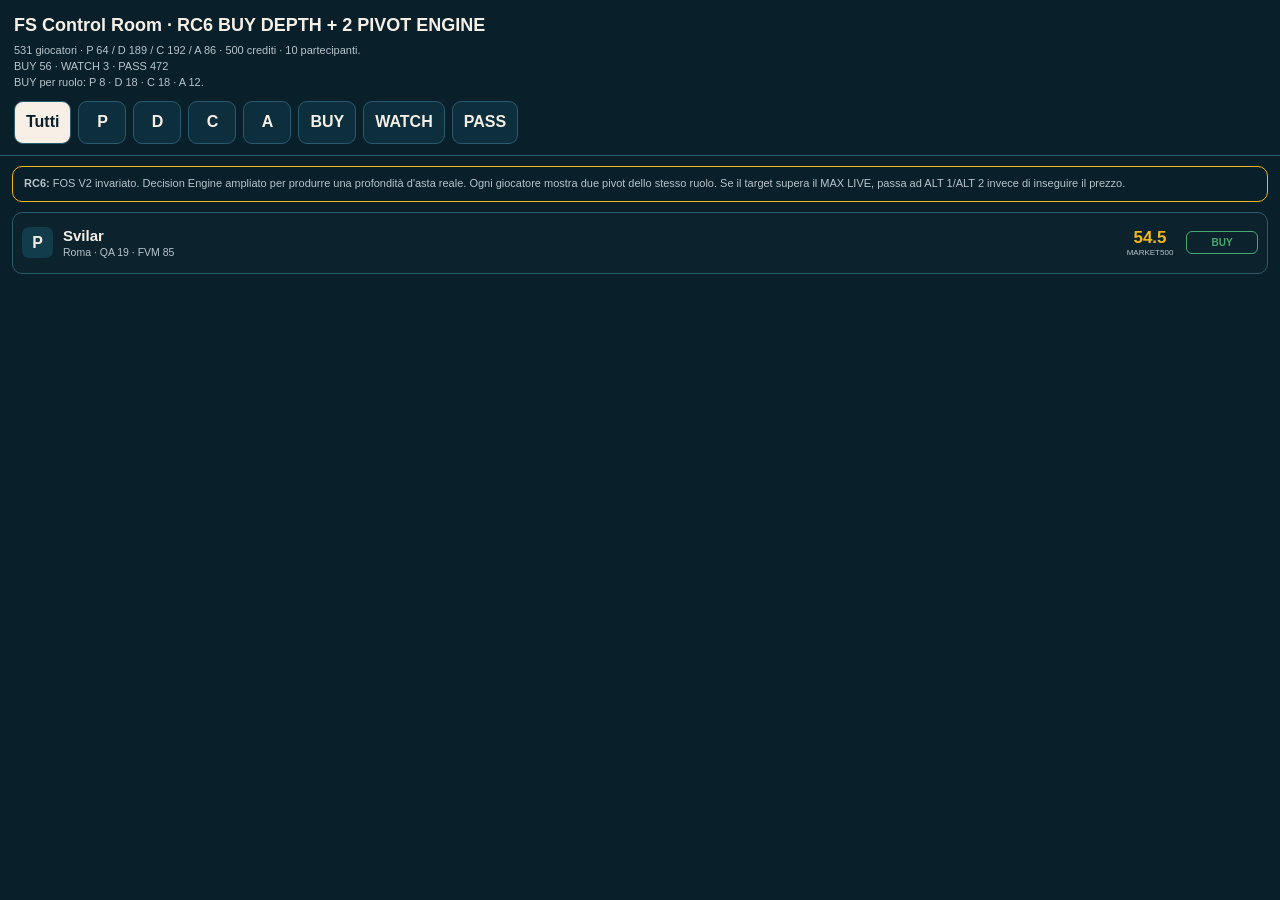
<file: FS_Control_Room_iPhone_V3_9_6_RC6_BUY_DEPTH_2_PIVOT_ENGINE_07SEP2026.html>
<!doctype html><html lang="it"><head><meta charset="utf-8">
<meta name="viewport" content="width=device-width,initial-scale=1,viewport-fit=cover">
<meta name="theme-color" content="#091f2a"><title>FS V3.9.6 RC6 BUY DEPTH + 2 PIVOT ENGINE</title><style>
:root{--bg:#091f2a;--panel:#123b4c;--panel2:#0d2f3d;--line:#285a70;--text:#f5efe6;--muted:#b7c4cb;
--gold:#f3b61f;--green:#45aa70;--amber:#e19a38;--red:#cf5f50;
font-family:-apple-system,BlinkMacSystemFont,"Segoe UI",Roboto,Arial,sans-serif}
*{box-sizing:border-box}body{margin:0;background:var(--bg);color:var(--text);padding-bottom:36px}
body>input{position:absolute;opacity:0;pointer-events:none}
header{position:sticky;top:0;z-index:20;background:var(--bg);padding:15px 14px 11px;border-bottom:1px solid var(--line)}
h1{font-size:18px;margin:0 0 7px}.meta{font-size:11px;color:var(--muted);line-height:1.45;margin-bottom:10px}
.filters{display:flex;gap:7px;flex-wrap:wrap}
.filters label{min-width:48px;min-height:43px;padding:0 11px;border:1px solid var(--line);border-radius:9px;background:var(--panel2);
display:flex;align-items:center;justify-content:center;font-weight:800}
#all:checked~header label[for=all],#p:checked~header label[for=p],#d:checked~header label[for=d],#c:checked~header label[for=c],
#a:checked~header label[for=a],#buy:checked~header label[for=buy],#watch:checked~header label[for=watch],#pass:checked~header label[for=pass]
{background:var(--text);color:var(--bg)}
main{padding:10px 12px}.notice{border:1px solid var(--gold);border-radius:10px;padding:9px 11px;color:var(--muted);font-size:11px;line-height:1.45;margin-bottom:10px}
.player{display:block;border:1px solid var(--line);border-radius:10px;margin-bottom:8px;overflow:hidden;background:rgba(255,255,255,.012)}
.player summary{list-style:none;display:grid;grid-template-columns:34px minmax(0,1fr) 58px 72px;gap:7px;align-items:center;min-height:60px;padding:8px 9px;cursor:pointer}
.player summary::-webkit-details-marker{display:none}.role{width:31px;height:31px;border-radius:7px;background:var(--panel);display:flex;align-items:center;justify-content:center;font-weight:900}
.who b,.who small{display:block}.who b{font-size:15px}.who small{font-size:10.5px;color:var(--muted);margin-top:2px}
.price{text-align:center}.price b,.price small{display:block}.price b{color:var(--gold);font-size:17px}.price small{font-size:8px;color:var(--muted)}
.dec{font-size:10px;font-weight:900;text-align:center;border:1px solid currentColor;border-radius:6px;padding:5px 2px}
.BUY{color:var(--green)}.WATCH{color:var(--amber)}.PASS{color:var(--red)}
.detail{border-top:1px solid var(--line);background:var(--panel);padding:11px}.grid{display:grid;grid-template-columns:repeat(4,1fr);gap:1px;background:var(--line);border:1px solid var(--line);border-radius:8px;overflow:hidden;margin-bottom:9px}
.grid div{background:var(--panel);padding:8px;text-align:center}.grid span{display:block;color:var(--muted);font-size:8px;text-transform:uppercase;letter-spacing:.05em}.grid b{display:block;margin-top:3px;font-size:16px}.big b{font-size:21px}
.pivots{display:grid;grid-template-columns:1fr 1fr;gap:8px;margin:10px 0}.pivot{border:1px solid var(--line);border-radius:8px;padding:9px;background:var(--panel2)}
.pivot strong{display:block;font-size:13px}.pivot small{display:block;color:var(--muted);font-size:9.5px;line-height:1.4;margin-top:3px}
.note{font-size:10.5px;line-height:1.5;color:var(--muted);margin:8px 0}
#p:checked~main .player:not(.role-P){display:none}#d:checked~main .player:not(.role-D){display:none}#c:checked~main .player:not(.role-C){display:none}#a:checked~main .player:not(.role-A){display:none}
#buy:checked~main .player:not(.decision-BUY){display:none}#watch:checked~main .player:not(.decision-WATCH){display:none}#pass:checked~main .player:not(.decision-PASS){display:none}
@media(max-width:390px){.grid{grid-template-columns:repeat(2,1fr)}.player summary{grid-template-columns:32px minmax(0,1fr) 54px 64px}.pivots{grid-template-columns:1fr}}
</style></head><body>
<input type="radio" name="role" id="all" checked><input type="radio" name="role" id="p"><input type="radio" name="role" id="d"><input type="radio" name="role" id="c"><input type="radio" name="role" id="a">
<input type="radio" name="decision" id="all-decision" checked><input type="radio" name="decision" id="buy"><input type="radio" name="decision" id="watch"><input type="radio" name="decision" id="pass">
<header>
<h1>FS Control Room · RC6 BUY DEPTH + 2 PIVOT ENGINE</h1>
<div class="meta">531 giocatori · P 64 / D 189 / C 192 / A 86 · 500 crediti · 10 partecipanti.<br>
BUY 56 · WATCH 3 · PASS 472<br>
BUY per ruolo: P 8 · D 18 · C 18 · A 12.</div>
<div class="filters"><label for="all">Tutti</label><label for="p">P</label><label for="d">D</label><label for="c">C</label><label for="a">A</label><label for="buy">BUY</label><label for="watch">WATCH</label><label for="pass">PASS</label></div>
</header>
<main><div class="notice"><b>RC6:</b> FOS V2 invariato. Decision Engine ampliato per produrre una profondità d'asta reale. Ogni giocatore mostra due pivot dello stesso ruolo. Se il target supera il MAX LIVE, passa ad ALT 1/ALT 2 invece di inseguire il prezzo.</div>

<details class="player role-P decision-BUY">
<summary>
<span class="role">P</span>
<span class="who"><b>Svilar</b><small>Roma · QA 19 · FVM 85</small></span>
<span class="price"><b>54.5</b><small>MARKET500</small></span>
<span class="dec BUY">BUY</span>
</summary>
<div class="detail">
<div class="grid big">
<div><span>FOS V2</span><b>81.4</b></div>
<div><span>Risk</span><b>38</b></div>
<div><span>MAX LIVE</span><b>64</b></div>
<div><span>Confidence</span><b>43%</b></div>
</div>
<div class="pivots"><div class="pivot"><strong>ALT 1 · Mandas</strong>
        <small>BUY · Market 22.5 · MAX 26 · FOS 84.3 · Risk 38</small></div><div class="pivot"><strong>ALT 2 · Vicario</strong>
        <small>BUY · Market 50.5 · MAX 59 · FOS 80.7 · Risk 38</small></div></div>
<p class="note">BUY DEPTH mantiene il FOS V2 invariato. Le alternative sono dello stesso ruolo e privilegiano qualità simile, prezzo uguale/inferiore, rischio contenuto ed Expected Minutes.</p>

    <div class="grid big">
      <div><span>FOS V2</span><b>81.4</b></div>
      <div><span>Risk</span><b>38</b></div>
      <div><span>MAX LIVE</span><b>64</b></div>
      <div><span>Confidence</span><b>43%</b></div>
    </div>
    <div class="grid">
      <div><span>Expected Min</span><b>86</b></div>
      <div><span>Set Piece</span><b>0</b></div>
      <div><span>Centralità</span><b>60</b></div>
      <div><span>Stabilità</span><b>82</b></div>
    </div>
    <div class="grid">
      <div><span>Team Attack</span><b>98</b></div>
      <div><span>Team Defense</span><b>90</b></div>
      <div><span>TFES</span><b>94</b></div>
      <div><span>Scarcity</span><b>100</b></div>
    </div>
    <div class="grid">
      <div><span>Gol 26/27</span><b>—</b></div>
      <div><span>Assist 26/27</span><b>—</b></div>
      <div><span>MV</span><b>—</b></div>
      <div><span>FM</span><b>—</b></div>
    </div>
    <div class="med okmed"><b>Medical</b><br>⚕ Medical Nessun infortunio verificato inserito nel layer corrente.</div>
    <p class="note"><b>BUY</b> · Market 500 54.5 (FantaLab osservato 1000→500) · MAX LIVE 64. 
    Lineup: XI indicato. Formazione source: 3-4-2-1.</p>
    <p class="note"><span class="source">FOS V2 canonico per ruolo:</span> Expected Minutes + piazzati/rigori + centralità/attackingM�
</file>
<file: styles.css>
:root{--bg:#07090d;--panel:#0d1117;--panel2:#111720;--line:#222833;--text:#f5f7fa;--muted:#8b95a5;--gold:#f2b84b;--green:#39c67a;--red:#ff5d68}*{box-sizing:border-box}html,body{margin:0;max-width:100%;overflow-x:hidden}body{font-family:-apple-system,BlinkMacSystemFont,"SF Pro Text","Segoe UI",sans-serif;background:radial-gradient(circle at 50% -12%,#17202d 0,#090c11 31%,#07090d 62%);color:var(--text);padding:env(safe-area-inset-top) 0 calc(90px + env(safe-area-inset-bottom));font-variant-numeric:tabular-nums}.shell{max-width:760px;margin:auto;padding:18px 14px}.eyebrow{font-size:10px;color:var(--muted);letter-spacing:.08em}.header h1{margin:6px 0 4px;font-size:27px;letter-spacing:-.045em}.sub{color:var(--muted);font-size:11px;line-height:1.4}.meta{display:flex;gap:6px;overflow:auto;padding:12px 0 2px}.pill{white-space:nowrap;border:1px solid var(--line);border-radius:999px;padding:5px 8px;font-size:9px;color:var(--muted)}.pill.ok{color:var(--green)}.hero{margin-top:14px;border:1px solid var(--line);background:linear-gradient(180deg,#0f141c,#0b0f15);border-radius:20px;padding:16px}.hero-top{display:flex;justify-content:space-between}.budget b{font-size:28px}.budget small,.slot small{display:block;color:var(--muted);font-size:10px}.slot{text-align:right}.slots{display:grid;grid-template-columns:repeat(4,1fr);gap:7px;margin-top:12px}.slots div{background:#ffffff05;border:1px solid var(--line);border-radius:11px;padding:9px;text-align:center}.slots small{display:block;color:var(--muted);font-size:9px}.league-line{display:flex;justify-content:space-between;color:var(--muted);font-size:10px;margin-top:10px}.league-line b{color:var(--text)}.toolbar{position:sticky;top:0;z-index:20;margin-top:14px;padding:8px 0;background:#07090de8;backdrop-filter:blur(18px)}.search{display:grid;grid-template-columns:1fr 44px}.search input{min-height:46px;border:1px solid var(--line);border-radius:12px 0 0 12px;background:#0b0f15;color:var(--text);padding:0 13px;font-size:16px}.search button{border:1px solid var(--line);border-left:0;border-radius:0 12px 12px 0;background:var(--panel2);color:var(--muted);font-size:20px}.roles{display:grid;grid-template-columns:repeat(5,1fr);gap:6px;margin-top:8px}.roles button{min-height:44px;border:1px solid var(--line);border-radius:11px;background:var(--panel);color:var(--muted);font-weight:800}.roles button.on{background:#f4f6f8;color:#0a0d11}.list-head{display:flex;justify-content:space-between;margin:14px 2px 8px}.list-head span{color:var(--muted);font-size:10px}.list{display:grid;gap:7px}.row{border:1px solid #1d2430;background:#0c1016;border-radius:14px;padding:11px 12px;display:grid;grid-template-columns:31px minmax(0,1fr) auto;gap:10px;align-items:center;min-height:67px}.role{width:29px;height:29px;border-radius:999px;display:grid;place-items:center;color:white;font-weight:900;font-size:11px}.role.P{background:#d69a18}.role.D{background:#49b833}.role.C{background:#277de6}.role.A{background:#ee3859}.name b{font-size:14px}.name small,.roster-item small,.ledger-row small{display:block;color:#798494;font-size:10px;margin-top:3px}.nums{text-align:right}.nums small{display:block;color:var(--muted);font-size:9px}.decision{display:inline-block;margin-top:5px;border:1px solid currentColor;border-radius:999px;padding:3px 7px;font-size:8px;font-weight:900}.BUY{color:var(--green)}.WAIT,.ATTENDI{color:var(--gold)}.AVOID,.PASS{color:var(--red)}.more{width:100%;min-height:46px;margin:12px 0;border:1px solid var(--line);border-radius:12px;background:var(--panel);color:var(--text);font-weight:800}.bottom{position:fixed;left:50%;transform:translateX(-50%);bottom:calc(8px + env(safe-area-inset-bottom));z-index:300;width:min(730px,calc(100% - 18px));display:grid;grid-template-columns:repeat(5,1fr);gap:4px;padding:6px;border:1px solid var(--line);border-radius:17px;background:#0d1117f2;backdrop-filter:blur(20px)}.bottom button{min-height:48px;border:0;border-radius:11px;background:transparent;color:var(--muted);font-weight:800;font-size:10px}.bottom button.primary{background:#f3f5f7;color:#090b0e}.sheet{position:fixed;inset:0;z-index:500;display:none}.sheet.open{display:block}.shade{position:absolute;inset:0;background:#0009}.sheet-card{position:absolute;left:0;right:0;bottom:0;max-height:92vh;overflow:auto;background:#0b0f15;border:1px solid var(--line);border-radius:24px 24px 0 0;padding:10px 14px calc(20px + env(safe-area-inset-bottom))}.handle{width:38px;height:5px;border-radius:99px;background:#3b424d;margin:2px auto 12px}.sheet-head{display:grid;grid-template-columns:34px 1fr auto;gap:10px;align-items:center}.sheet-head h2{margin:0;font-size:24px}.sheet-head p{margin:3px 0 0;color:var(--muted);font-size:11px}.close,.panel-head button{width:44px;height:44px;border:1px solid var(--line);border-radius:12px;background:var(--panel);color:var(--text);font-size:20px}.metric-grid{display:grid;grid-template-columns:repeat(2,1fr);gap:7px;margin-top:12px}.metric,.instruction,.block,.purchase,.pressure{border:1px solid var(--line);background:var(--panel);border-radius:14px;padding:12px;margin-top:8px}.metric small{display:block;color:var(--muted);font-size:9px}.metric b{font-size:18px}.instruction{border-color:#4a3a1d}.instruction p,.block p{margin:6px 0 0;color:#b8c0cc;font-size:13px;line-height:1.45}.purchase input,.purchase select{width:100%;min-height:46px;margin-top:8px;border:1px solid var(--line);border-radius:11px;background:#080b10;color:var(--text);padding:0 12px;font-size:16px}.actions{display:grid;grid-template-columns:1fr 1fr;gap:8px;margin-top:8px}.actions button{min-height:52px;border:0;border-radius:12px;font-weight:900}.won{background:var(--green);color:#071b11}.lost{background:#e84f5b;color:white}.runtime{font-size:10px;color:var(--muted);margin-top:8px}.pressure-head{display:flex;justify-content:space-between}.pressure-head strong{color:var(--gold)}.pressure-sub{font-size:10px;color:var(--muted);margin:5px 0}.pressure-rival{display:flex;justify-content:space-between;border-top:1px solid var(--line);padding-top:7px;margin-top:7px}.pressure-rival small{display:block;color:var(--muted);font-size:9px}.panel{position:fixed;inset:0;z-index:400;background:var(--bg);display:none;overflow:auto;padding:calc(14px + env(safe-area-inset-top)) 12px calc(90px + env(safe-area-inset-bottom))}.panel.open{display:block}.panel-card{max-width:760px;margin:auto}.panel-head{display:flex;justify-content:space-between;align-items:center;position:sticky;top:0;background:#07090df2;padding:8px 0 12px;z-index:3}.panel-head b{font-size:20px}.panel-head small{display:block;color:var(--muted);font-size:10px;margin-top:3px}.manager-grid{display:grid;gap:8px}.manager-card{border:1px solid var(--line);border-radius:14px;background:var(--panel);padding:12px}.manager-card.me{border-color:#275c43}.manager-name-line{display:grid;grid-template-columns:1fr auto;gap:10px;align-items:center}.manager-name-line input{min-height:44px;border:1px solid var(--line);border-radius:10px;background:#080b10;color:var(--text);padding:0 10px;font-size:16px}.manager-slots{font-size:11px;margin-top:8px}.manager-foot{display:flex;justify-content:space-between;color:var(--muted);font-size:9px;margin-top:6px}.roster-item{display:grid;grid-template-columns:32px 1fr auto;gap:10px;align-items:center;border:1px solid var(--line);background:var(--panel);border-radius:12px;padding:9px;margin-bottom:6px}.panel h2{font-size:14px;color:var(--gold);margin:20px 0 8px}.tool-grid{display:grid;grid-template-columns:repeat(4,1fr);gap:7px}.tool-grid button,.tool-grid label{min-height:46px;border:1px solid var(--line);border-radius:11px;background:var(--panel);color:var(--text);display:grid;place-items:center;font-weight:800;font-size:11px}.plan-role h3{font-size:13px}.plan-slot{display:grid;grid-template-columns:34px 1fr auto;gap:8px;border:1px solid var(--line);border-radius:12px;background:var(--panel);padding:9px;margin-bottom:6px}.plan-slot.done{border-color:#275c43}.plan-slot span{font-size:11px}.plan-slot small{color:var(--muted);font-size:9px}.plan-slot em{color:var(--gold);font-style:normal}.ledger-row,.audit-row{display:flex;justify-content:space-between;gap:10px;border-bottom:1px solid var(--line);padding:10px 2px;font-size:11px}.audit-row small{display:block;color:var(--muted);font-size:9px}.audit-row .pass{color:var(--green)}.audit-row .fail{color:var(--red)}.audit-summary{display:flex;justify-content:space-between;border:1px solid var(--line);border-radius:12px;padding:12px}.audit-summary.good b{color:var(--green)}.audit-summary.bad b{color:var(--red)}.empty{padding:24px;text-align:center;color:var(--muted);font-size:12px}.empty.compact{padding:10px}.boot-guard{position:fixed;inset:0;z-index:999;display:grid;place-items:center;padding:20px;background:#07090df7}.boot-guard.done{opacity:0;pointer-events:none}.boot-card{width:min(460px,100%);border:1px solid var(--line);border-radius:18px;background:var(--panel);padding:18px}.boot-card p{color:var(--muted);font-size:13px}.boot-guard.fail .boot-card{border-color:#5b3035}@media(max-width:430px){.tool-grid{grid-template-columns:repeat(2,1fr)}.bottom button{font-size:9px}.metric-grid{grid-template-columns:repeat(2,1fr)}}@media(prefers-reduced-motion:reduce){*{scroll-behavior:auto!important;transition:none!important;animation:none!important}}

.targetbar{display:grid;grid-template-columns:auto 1fr;gap:8px;align-items:center;margin-top:8px}.targetbar button{min-height:42px;border:1px solid #5f4820;border-radius:11px;background:#151109;color:var(--gold);font-weight:900;padding:0 13px}.targetbar button.on{background:var(--gold);color:#171006}.targetbar small{color:var(--muted);font-size:9px;line-height:1.25}.row:has(.name small:first-of-type){transition:border-color .15s ease}.targetbar button.on+small{color:#c7a55f}
</file>
